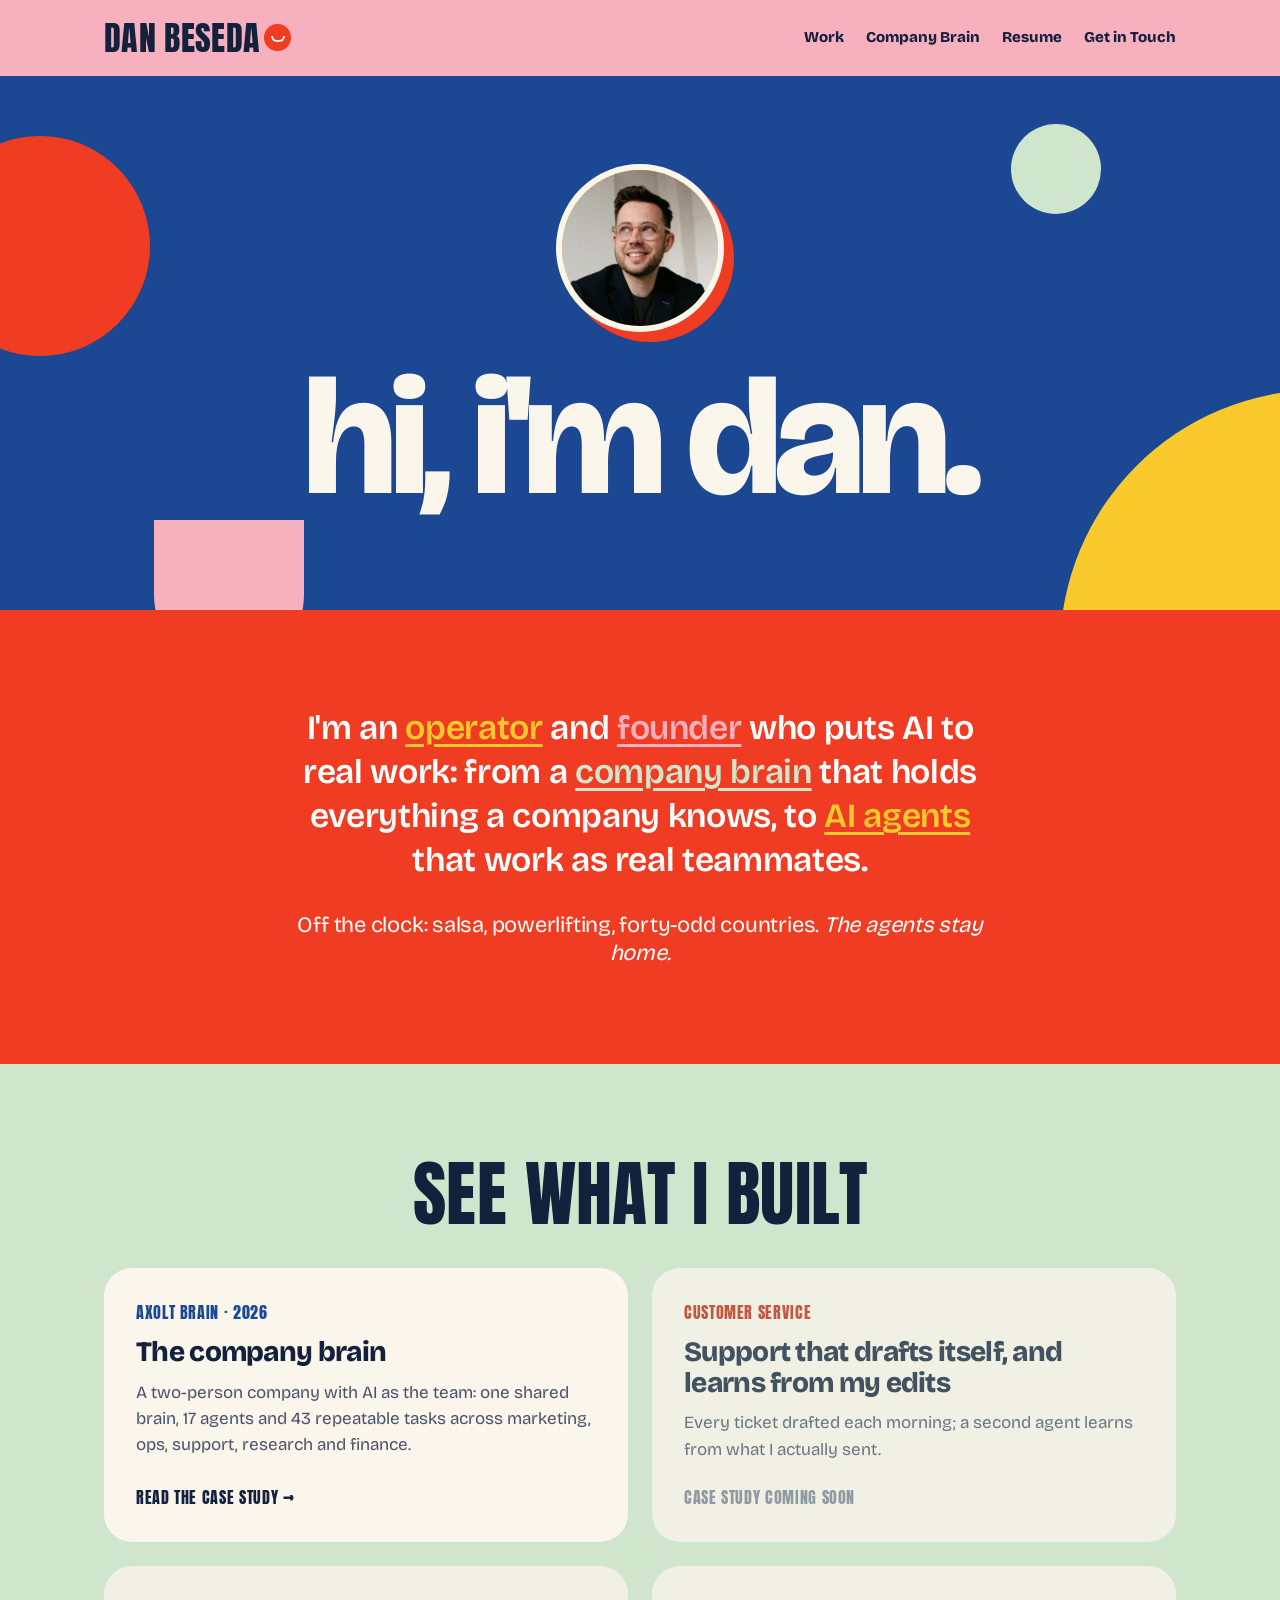
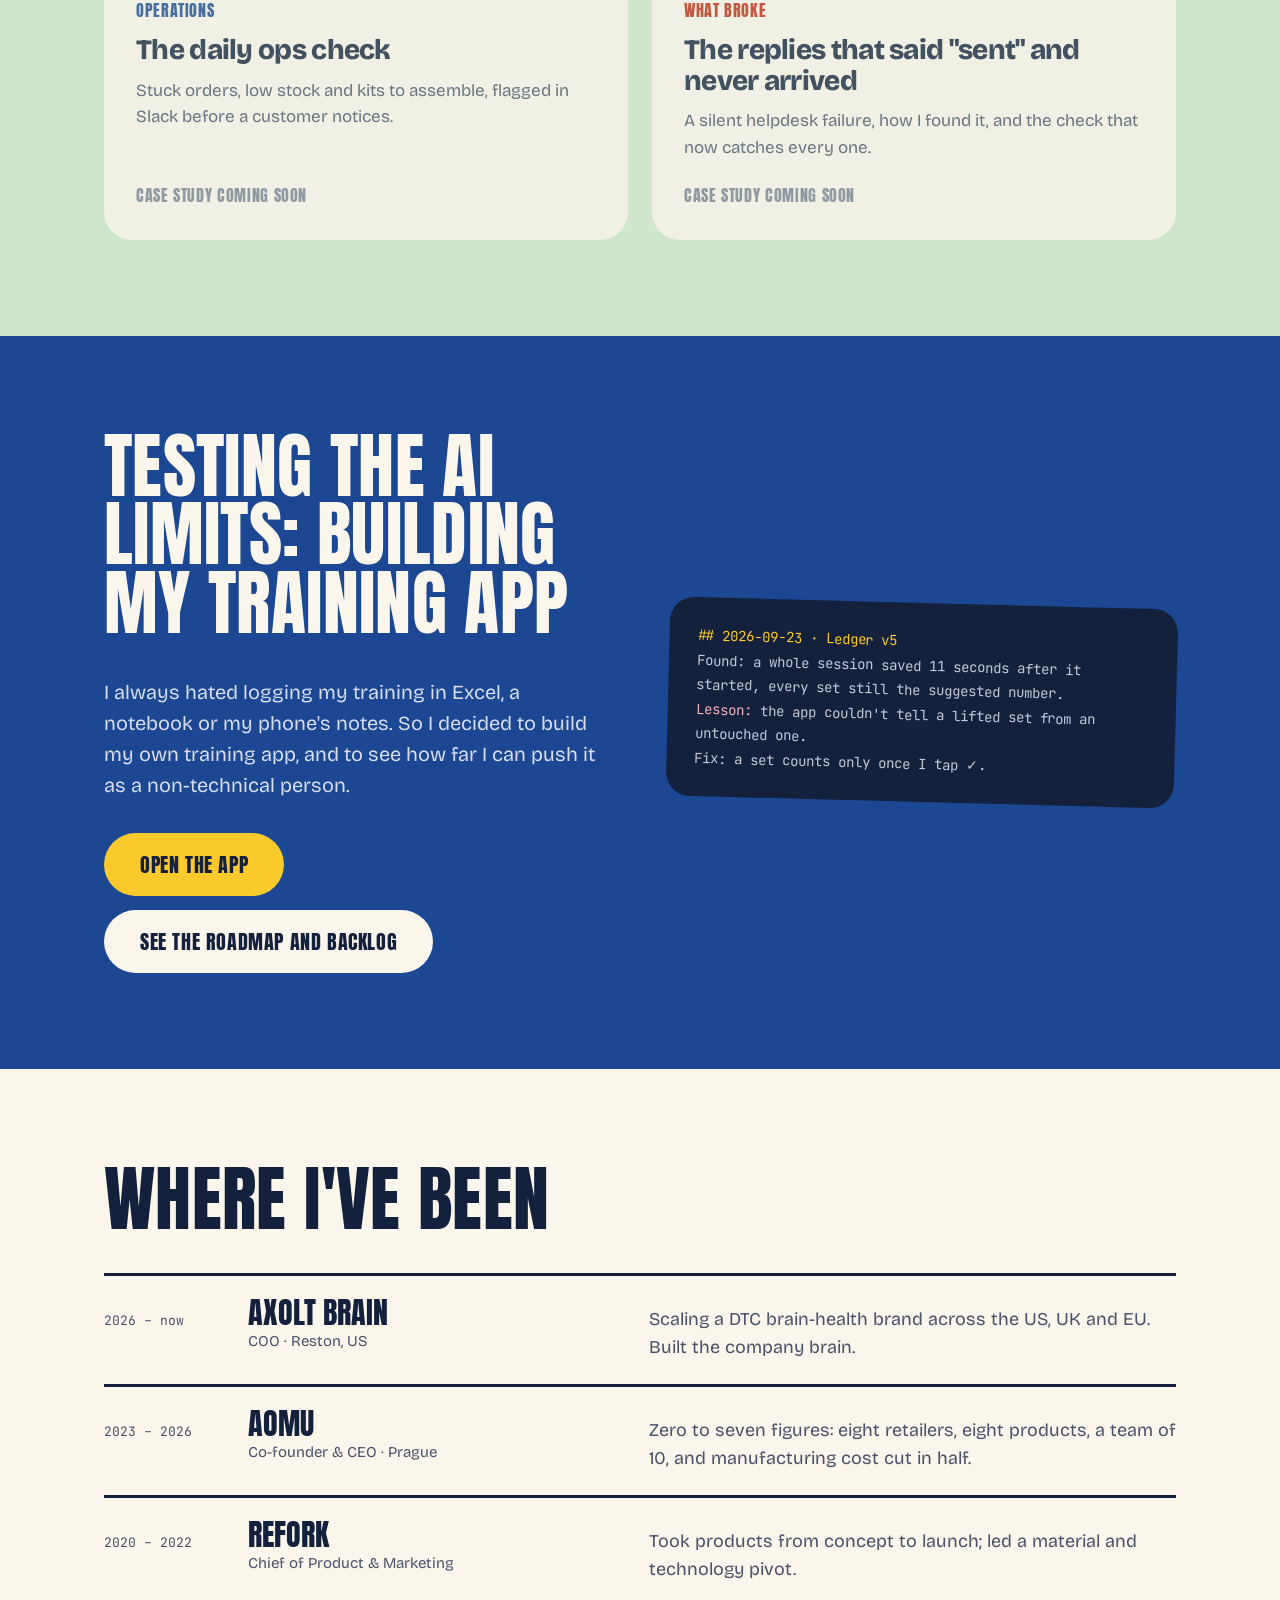
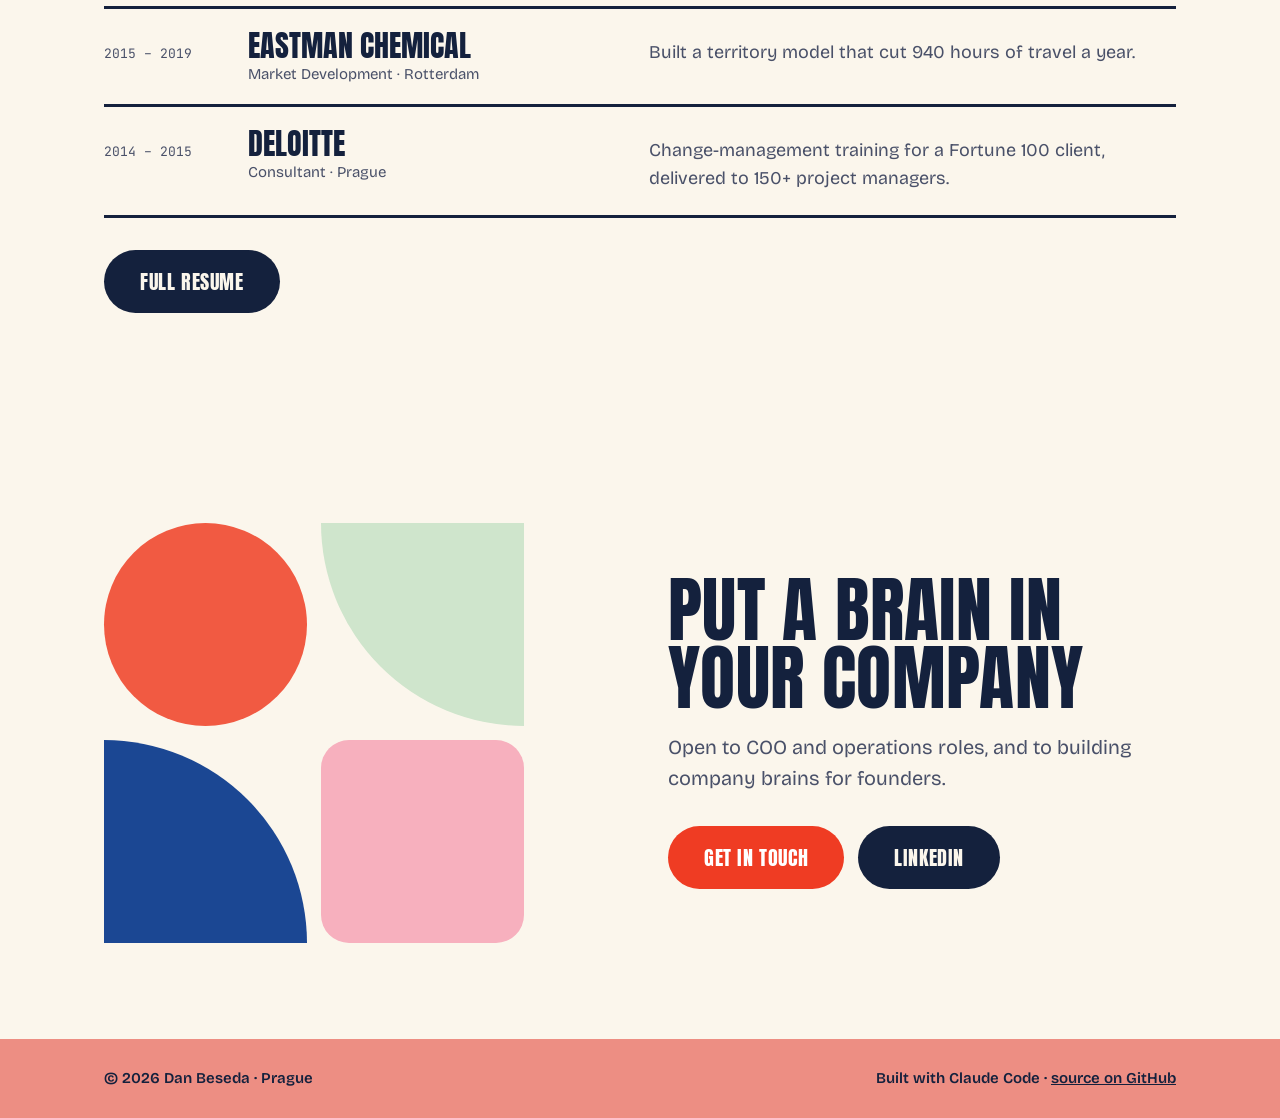
<file: site/index.html>
<!doctype html>
<html lang="en">
<head>
<meta charset="utf-8">
<meta name="viewport" content="width=device-width, initial-scale=1">
<title>Dan Beseda — Practical AI</title>
<meta name="description" content="Operator who builds the AI systems a company runs on. Every claim links to its proof.">
<link rel="preconnect" href="https://fonts.googleapis.com">
<link rel="preconnect" href="https://fonts.gstatic.com" crossorigin>
<link href="https://fonts.googleapis.com/css2?family=Anton&family=Bricolage+Grotesque:opsz,wght@12..96,400;12..96,600;12..96,800&family=JetBrains+Mono:wght@500&display=swap" rel="stylesheet">
<link rel="stylesheet" href="assets/style.css">
</head>
<body>

<nav>
  <div class="wrap">
    <a class="logo" href="./">Dan Beseda<span class="o" aria-hidden="true"></span></a>
    <ul>
      <li><a href="#work">Work</a></li>
      <li><a href="work/ai-operating-model.html">Company Brain</a></li>
      <li class="hide-sm"><a href="resume.html">Resume</a></li>
      <li><a href="#hire">Get in Touch</a></li>
    </ul>
  </div>
</nav>

<header class="hero">
  <div class="shape sh1" aria-hidden="true"></div>
  <div class="shape sh2" aria-hidden="true"></div>
  <div class="shape sh3" aria-hidden="true"></div>
  <div class="shape sh4" aria-hidden="true"></div>
  <div class="avatar"><img src="assets/dan.jpg" alt="Dan Beseda"></div>
  <h1>hi, i'm dan.</h1>
</header>

<section class="band intro">
  <div class="wrap narrow">
    <p>
      I'm an <a class="y" href="resume.html">operator</a> and <a class="p" href="resume.html#aomu">founder</a> who puts AI
      to real work: from a <a class="m" href="work/ai-operating-model.html">company brain</a> that holds everything a company
      knows, to <a class="y" href="#work">AI agents</a> that work as real teammates.
    </p>
    <p style="font-size:clamp(18px,2vw,22px);font-weight:400">
      Off the clock: salsa, powerlifting, forty-odd countries. <em>The agents stay home.</em>
    </p>
  </div>
</section>

<section class="band work-band" id="work">
  <div class="wrap">
    <h2 class="center">See what I built</h2>
    <div class="work">
      <a class="card" href="work/ai-operating-model.html">
        <span class="kicker">Axolt Brain · 2026</span>
        <h3>The company brain</h3>
        <p>A two-person company with AI as the team: one shared brain, 17 agents and 43 repeatable tasks across marketing, ops, support, research and finance.</p>
        <span class="go">Read the case study →</span>
      </a>
      <div class="card soon">
        <span class="kicker warm">Customer service</span>
        <h3>Support that drafts itself, and learns from my edits</h3>
        <p>Every ticket drafted each morning; a second agent learns from what I actually sent.</p>
        <span class="go">Case study coming soon</span>
      </div>
      <div class="card soon">
        <span class="kicker">Operations</span>
        <h3>The daily ops check</h3>
        <p>Stuck orders, low stock and kits to assemble, flagged in Slack before a customer notices.</p>
        <span class="go">Case study coming soon</span>
      </div>
      <div class="card soon">
        <span class="kicker warm">What broke</span>
        <h3>The replies that said "sent" and never arrived</h3>
        <p>A silent helpdesk failure, how I found it, and the check that now catches every one.</p>
        <span class="go">Case study coming soon</span>
      </div>
    </div>
  </div>
</section>

<section class="band public" id="hobby">
  <div class="wrap">
    <div class="split">
      <div>
        <h2>Testing the AI limits: building my training app</h2>
        <p>I always hated logging my training in Excel, a notebook or my phone's notes. So I decided to build my own training app, and to see how far I can push it as a non-technical person.</p>
        <div class="row">
          <a class="pill yellow" href="https://danbeseda-axolt.github.io/training-tracker/">Open the app</a>
          <a class="pill cream" href="https://claude.ai/artifact/VHhuR83bPovC4p85jY3DhS">See the roadmap and backlog</a>
        </div>
      </div>
      <div class="log">
        <span class="d">## 2026-09-23 · Ledger v5</span><br>
        Found: a whole session saved 11 seconds after it started, every set still the suggested number.<br>
        <span class="ok">Lesson:</span> the app couldn't tell a lifted set from an untouched one.<br>
        Fix: a set counts only once I tap ✓.
      </div>
    </div>
  </div>
</section>

<section class="band" id="resume">
  <div class="wrap">
    <h2>Where I've been</h2>
    <ul class="xp">
      <li><span class="when">2026 – now</span><span class="who">Axolt Brain<small>COO · Reston, US</small></span><span class="what">Scaling a DTC brain-health brand across the US, UK and EU. Built the company brain.</span></li>
      <li><span class="when">2023 – 2026</span><span class="who">AOMU<small>Co-founder &amp; CEO · Prague</small></span><span class="what">Zero to seven figures: eight retailers, eight products, a team of 10, and manufacturing cost cut in half.</span></li>
      <li><span class="when">2020 – 2022</span><span class="who">Refork<small>Chief of Product &amp; Marketing</small></span><span class="what">Took products from concept to launch; led a material and technology pivot.</span></li>
      <li><span class="when">2015 – 2019</span><span class="who">Eastman Chemical<small>Market Development · Rotterdam</small></span><span class="what">Built a territory model that cut 940 hours of travel a year.</span></li>
      <li><span class="when">2014 – 2015</span><span class="who">Deloitte<small>Consultant · Prague</small></span><span class="what">Change-management training for a Fortune 100 client, delivered to 150+ project managers.</span></li>
    </ul>
    <p style="margin-top:32px"><a class="pill ink" href="resume.html">Full resume</a></p>
  </div>
</section>

<section class="band hire" id="hire">
  <div class="wrap">
    <div class="split">
      <div class="art" aria-hidden="true"><div></div><div></div><div></div><div></div></div>
      <div>
        <h2>Put a brain in your company</h2>
        <p>Open to COO and operations roles, and to building company brains for founders.</p>
        <div class="row">
          <a class="pill" href="mailto:beseda.dan@gmail.com">Get in touch</a>
          <a class="pill ink" href="https://www.linkedin.com/in/dbeseda">LinkedIn</a>
        </div>
      </div>
    </div>
  </div>
</section>

<footer>
  <div class="wrap">
    <span>© 2026 Dan Beseda · Prague</span>
    <span>Built with Claude Code · <a href="https://github.com/danbeseda-axolt/practical-ai">source on GitHub</a></span>
  </div>
</footer>

</body>
</html>
</file>
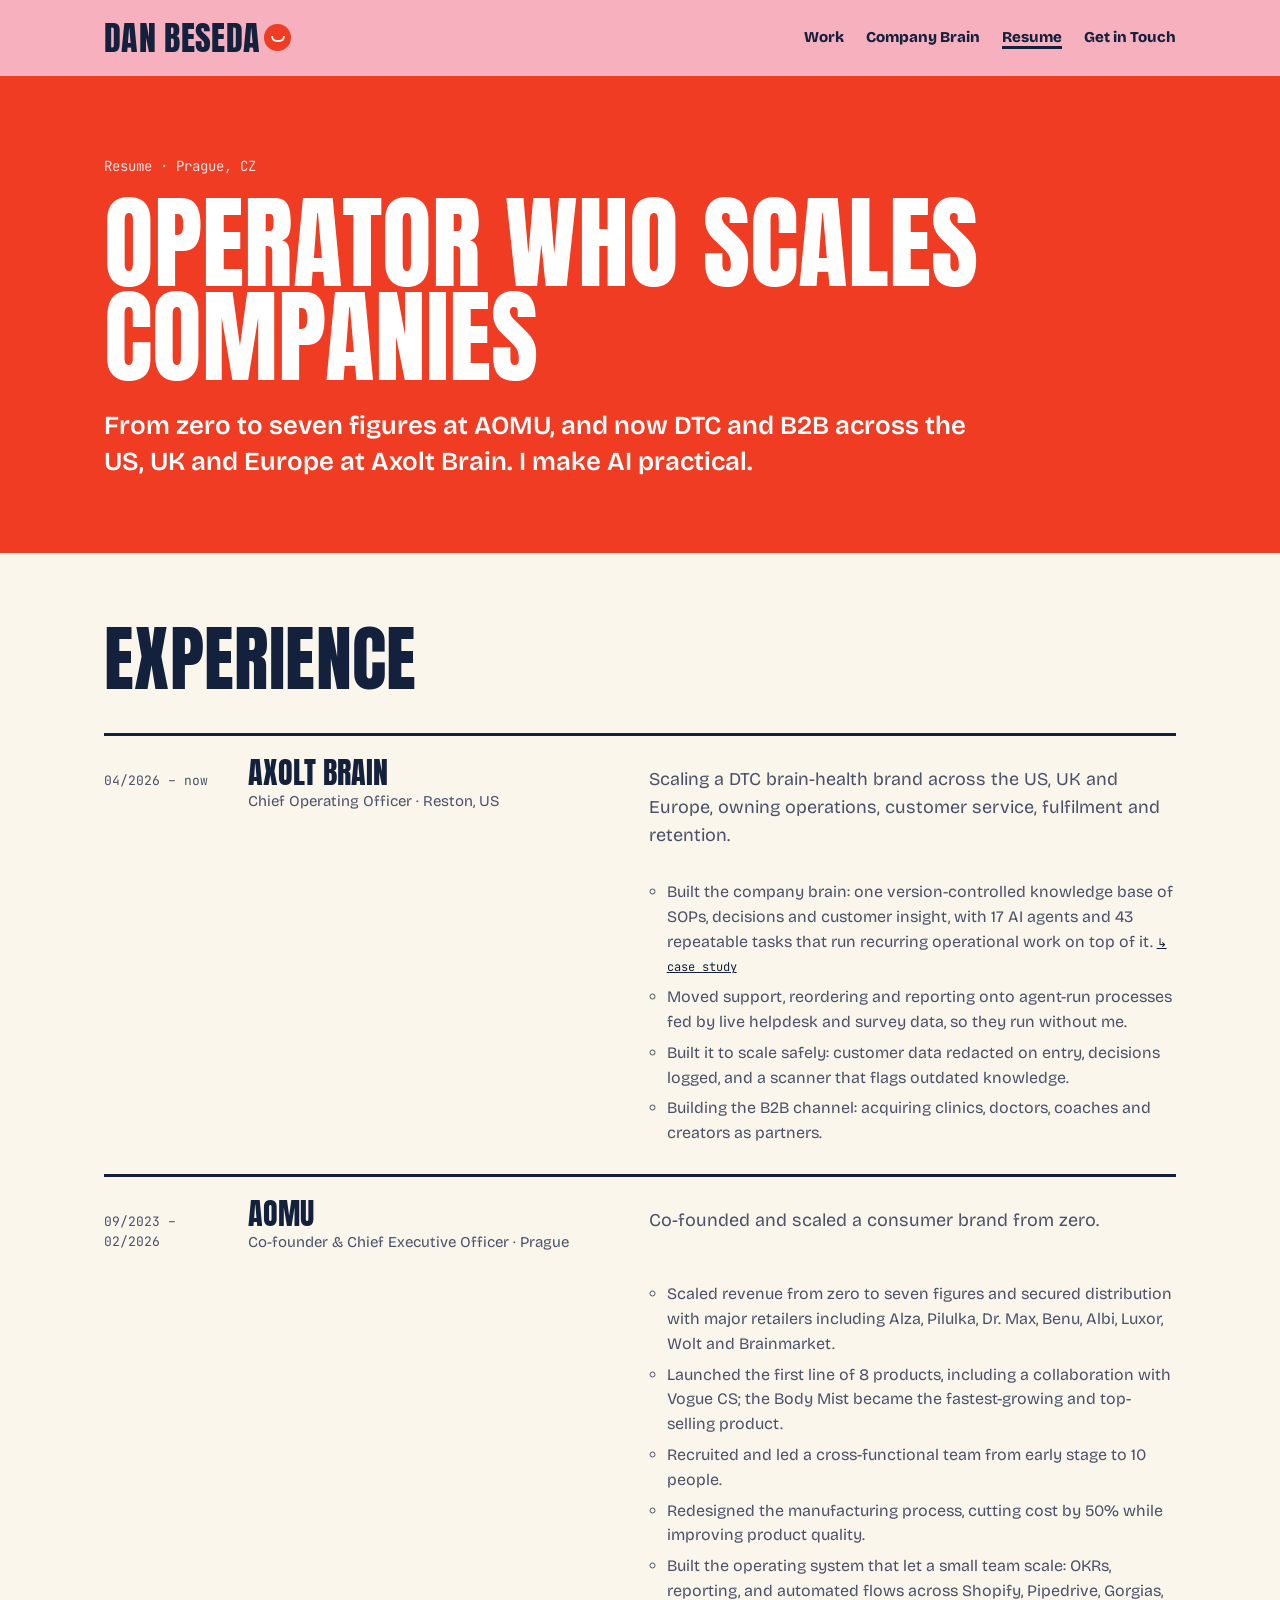
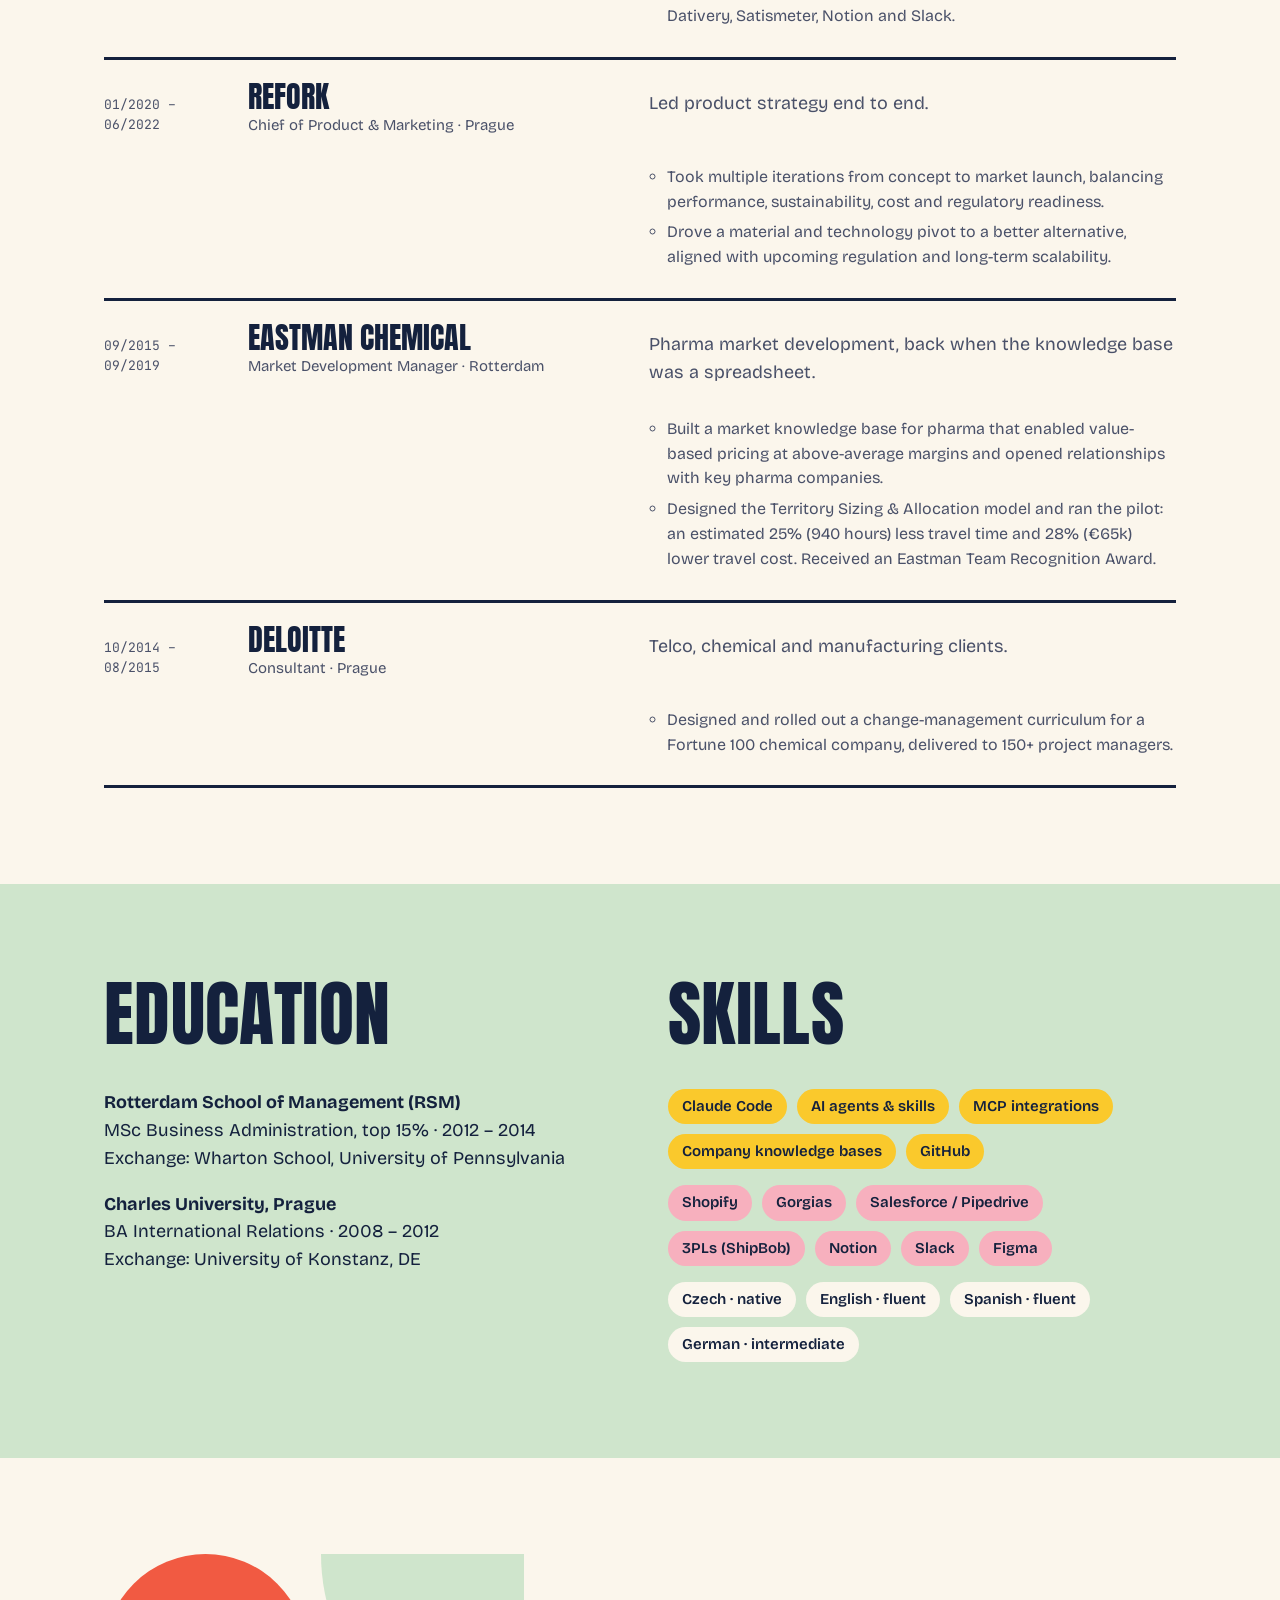
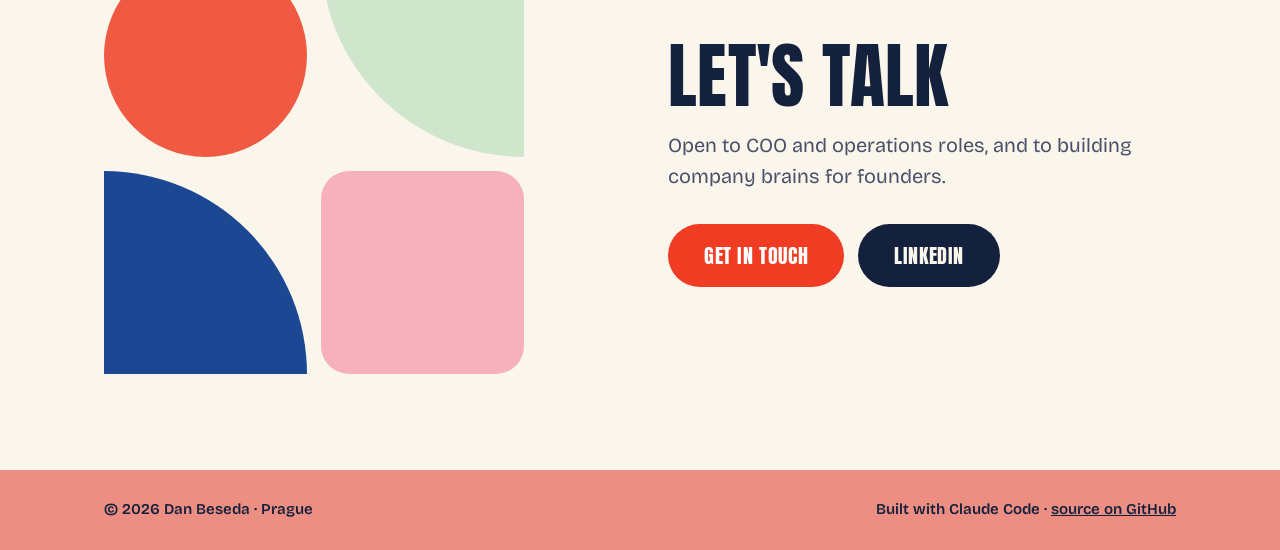
<file: site/resume.html>
<!doctype html>
<html lang="en">
<head>
<meta charset="utf-8">
<meta name="viewport" content="width=device-width, initial-scale=1">
<title>Resume — Dan Beseda</title>
<meta name="description" content="Dan Beseda: operator, founder, and builder of company brains. Resume with links to the proof.">
<link rel="preconnect" href="https://fonts.googleapis.com">
<link rel="preconnect" href="https://fonts.gstatic.com" crossorigin>
<link href="https://fonts.googleapis.com/css2?family=Anton&family=Bricolage+Grotesque:opsz,wght@12..96,400;12..96,600;12..96,800&family=JetBrains+Mono:wght@500&display=swap" rel="stylesheet">
<link rel="stylesheet" href="assets/style.css">
</head>
<body>

<nav>
  <div class="wrap">
    <a class="logo" href="./">Dan Beseda<span class="o" aria-hidden="true"></span></a>
    <ul>
      <li><a href="./#work">Work</a></li>
      <li><a href="work/ai-operating-model.html">Company Brain</a></li>
      <li class="hide-sm"><a href="resume.html" aria-current="page">Resume</a></li>
      <li><a href="./#hire">Get in Touch</a></li>
    </ul>
  </div>
</nav>

<header class="page-head red">
  <div class="wrap">
    <p class="kicker">Resume · Prague, CZ</p>
    <h1>Operator who scales companies</h1>
    <p class="sub">From zero to seven figures at AOMU, and now DTC and B2B across the US, UK and Europe at Axolt Brain. I make AI practical.</p>
  </div>
</header>

<section class="band" style="padding-top:72px">
  <div class="wrap">
    <h2>Experience</h2>
    <ul class="xp">
      <li id="axolt">
        <span class="when">04/2026 – now</span>
        <span class="who">Axolt Brain<small>Chief Operating Officer · Reston, US</small></span>
        <span class="what">Scaling a DTC brain-health brand across the US, UK and Europe, owning operations, customer service, fulfilment and retention.</span>
        <ul class="bullets">
          <li>Built the company brain: one version-controlled knowledge base of SOPs, decisions and customer insight, with 17 AI agents and 43 repeatable tasks that run recurring operational work on top of it. <a href="work/ai-operating-model.html">↳ case study</a></li>
          <li>Moved support, reordering and reporting onto agent-run processes fed by live helpdesk and survey data, so they run without me.</li>
          <li>Built it to scale safely: customer data redacted on entry, decisions logged, and a scanner that flags outdated knowledge.</li>
          <li>Building the B2B channel: acquiring clinics, doctors, coaches and creators as partners.</li>
        </ul>
      </li>
      <li id="aomu">
        <span class="when">09/2023 – 02/2026</span>
        <span class="who">AOMU<small>Co-founder &amp; Chief Executive Officer · Prague</small></span>
        <span class="what">Co-founded and scaled a consumer brand from zero.</span>
        <ul class="bullets">
          <li>Scaled revenue from zero to seven figures and secured distribution with major retailers including Alza, Pilulka, Dr. Max, Benu, Albi, Luxor, Wolt and Brainmarket.</li>
          <li>Launched the first line of 8 products, including a collaboration with Vogue CS; the Body Mist became the fastest-growing and top-selling product.</li>
          <li>Recruited and led a cross-functional team from early stage to 10 people.</li>
          <li>Redesigned the manufacturing process, cutting cost by 50% while improving product quality.</li>
          <li>Built the operating system that let a small team scale: OKRs, reporting, and automated flows across Shopify, Pipedrive, Gorgias, Dativery, Satismeter, Notion and Slack.</li>
        </ul>
      </li>
      <li id="refork">
        <span class="when">01/2020 – 06/2022</span>
        <span class="who">Refork<small>Chief of Product &amp; Marketing · Prague</small></span>
        <span class="what">Led product strategy end to end.</span>
        <ul class="bullets">
          <li>Took multiple iterations from concept to market launch, balancing performance, sustainability, cost and regulatory readiness.</li>
          <li>Drove a material and technology pivot to a better alternative, aligned with upcoming regulation and long-term scalability.</li>
        </ul>
      </li>
      <li id="eastman">
        <span class="when">09/2015 – 09/2019</span>
        <span class="who">Eastman Chemical<small>Market Development Manager · Rotterdam</small></span>
        <span class="what">Pharma market development, back when the knowledge base was a spreadsheet.</span>
        <ul class="bullets">
          <li>Built a market knowledge base for pharma that enabled value-based pricing at above-average margins and opened relationships with key pharma companies.</li>
          <li>Designed the Territory Sizing &amp; Allocation model and ran the pilot: an estimated 25% (940 hours) less travel time and 28% (€65k) lower travel cost. Received an Eastman Team Recognition Award.</li>
        </ul>
      </li>
      <li id="deloitte">
        <span class="when">10/2014 – 08/2015</span>
        <span class="who">Deloitte<small>Consultant · Prague</small></span>
        <span class="what">Telco, chemical and manufacturing clients.</span>
        <ul class="bullets">
          <li>Designed and rolled out a change-management curriculum for a Fortune 100 chemical company, delivered to 150+ project managers.</li>
        </ul>
      </li>
    </ul>
  </div>
</section>

<section class="band" style="background:var(--mint);color:var(--ink)">
  <div class="wrap">
    <div class="split" style="align-items:start">
      <div>
        <h2>Education</h2>
        <p style="margin:0 0 18px"><strong>Rotterdam School of Management (RSM)</strong><br>MSc Business Administration, top 15% · 2012 – 2014<br>Exchange: Wharton School, University of Pennsylvania</p>
        <p style="margin:0"><strong>Charles University, Prague</strong><br>BA International Relations · 2008 – 2012<br>Exchange: University of Konstanz, DE</p>
      </div>
      <div>
        <h2>Skills</h2>
        <ul class="tags yellow">
          <li>Claude Code</li><li>AI agents &amp; skills</li><li>MCP integrations</li><li>Company knowledge bases</li><li>GitHub</li>
        </ul>
        <ul class="tags pink">
          <li>Shopify</li><li>Gorgias</li><li>Salesforce / Pipedrive</li><li>3PLs (ShipBob)</li><li>Notion</li><li>Slack</li><li>Figma</li>
        </ul>
        <ul class="tags" style="margin-bottom:0">
          <li style="background:var(--cream)">Czech · native</li><li style="background:var(--cream)">English · fluent</li><li style="background:var(--cream)">Spanish · fluent</li><li style="background:var(--cream)">German · intermediate</li>
        </ul>
      </div>
    </div>
  </div>
</section>

<section class="band hire">
  <div class="wrap">
    <div class="split">
      <div class="art" aria-hidden="true"><div></div><div></div><div></div><div></div></div>
      <div>
        <h2>Let's talk</h2>
        <p>Open to COO and operations roles, and to building company brains for founders.</p>
        <div class="row">
          <a class="pill" href="mailto:beseda.dan@gmail.com">Get in touch</a>
          <a class="pill ink" href="https://www.linkedin.com/in/dbeseda">LinkedIn</a>
        </div>
      </div>
    </div>
  </div>
</section>

<footer>
  <div class="wrap">
    <span>© 2026 Dan Beseda · Prague</span>
    <span>Built with Claude Code · <a href="https://github.com/danbeseda-axolt/practical-ai">source on GitHub</a></span>
  </div>
</footer>

</body>
</html>
</file>
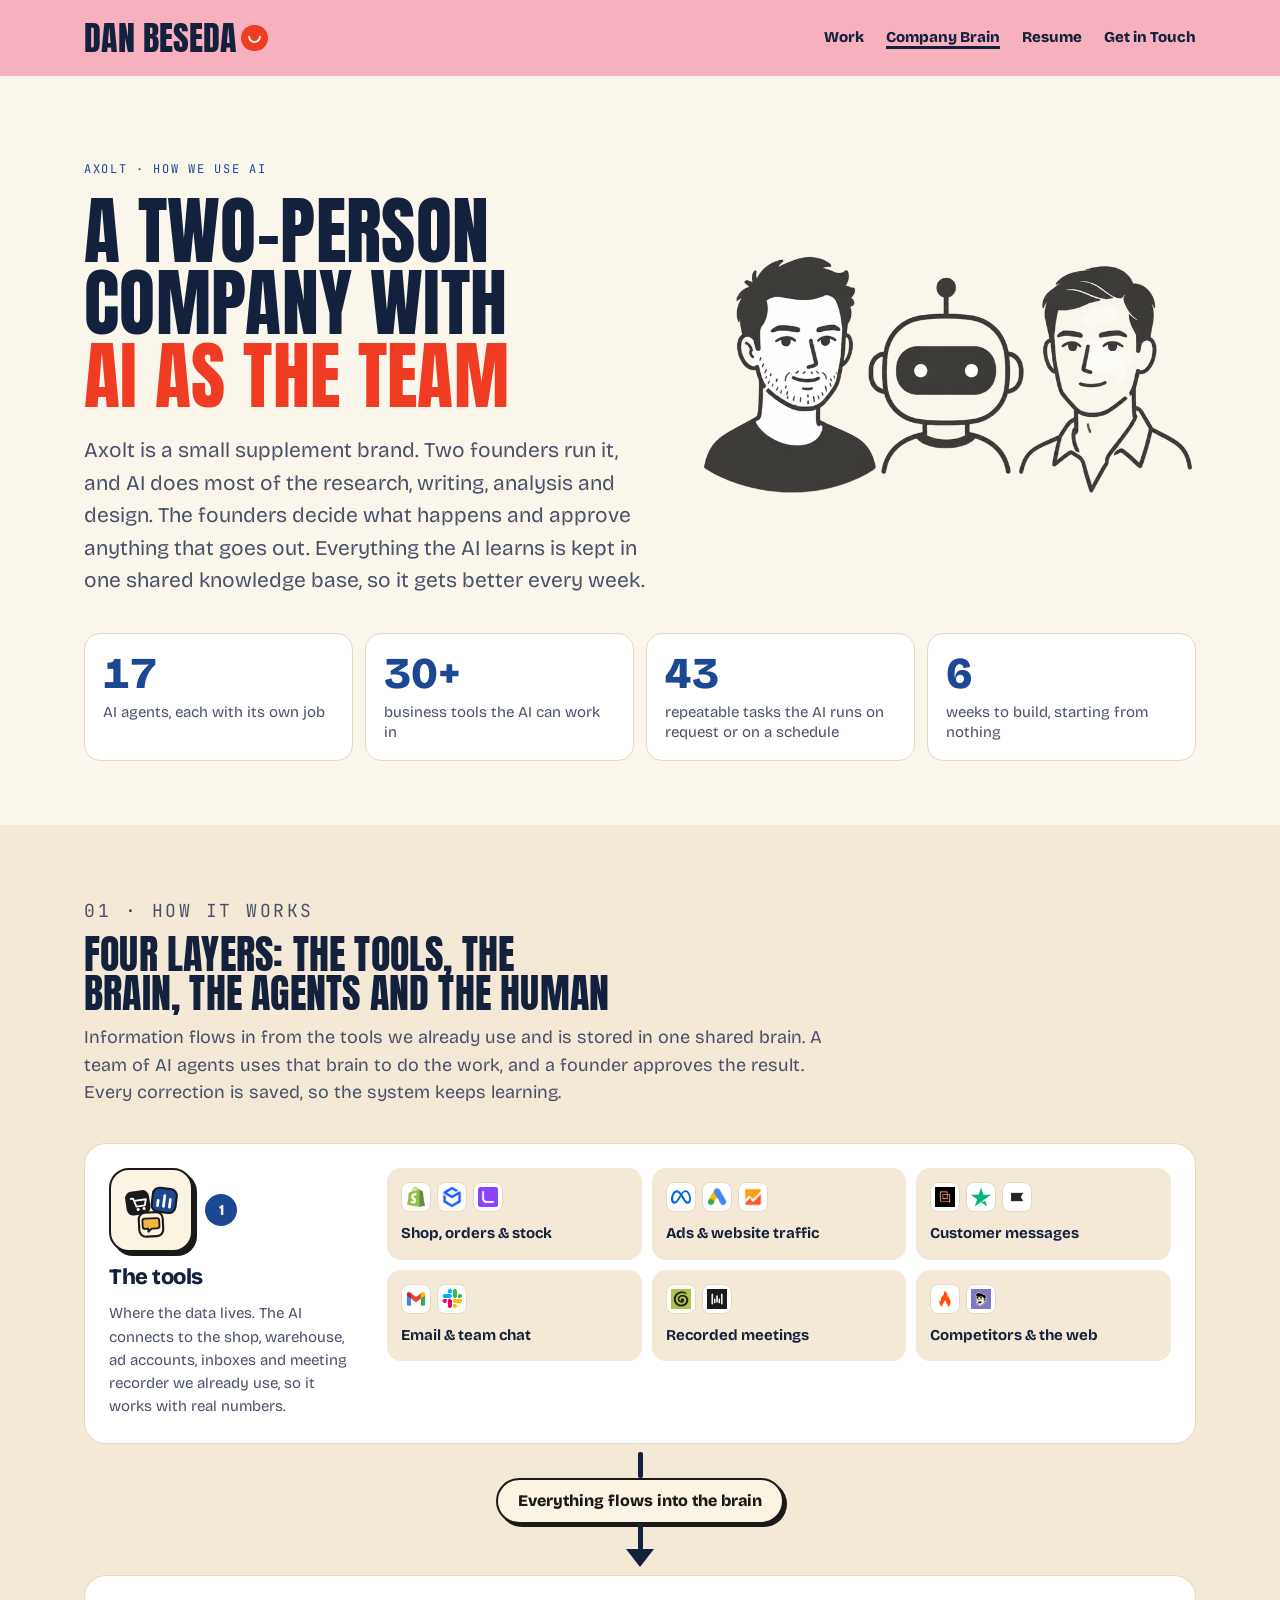
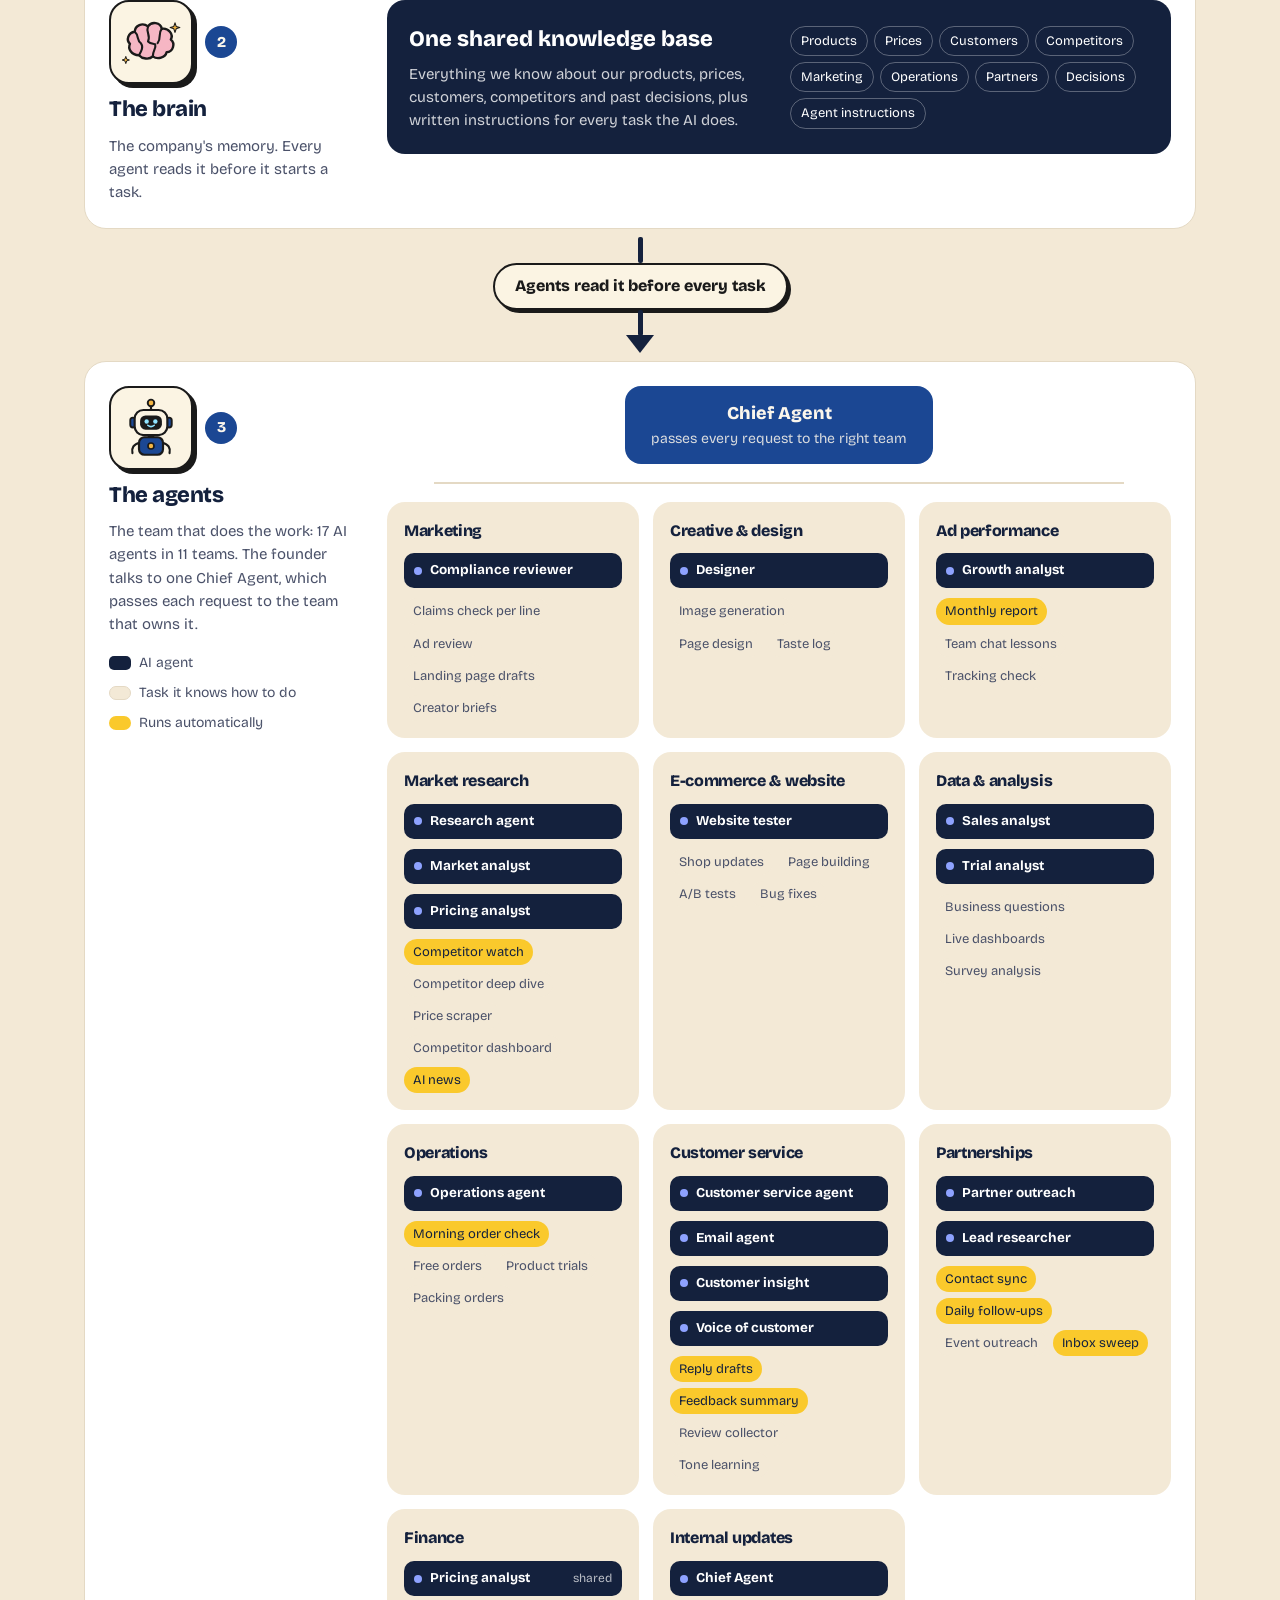
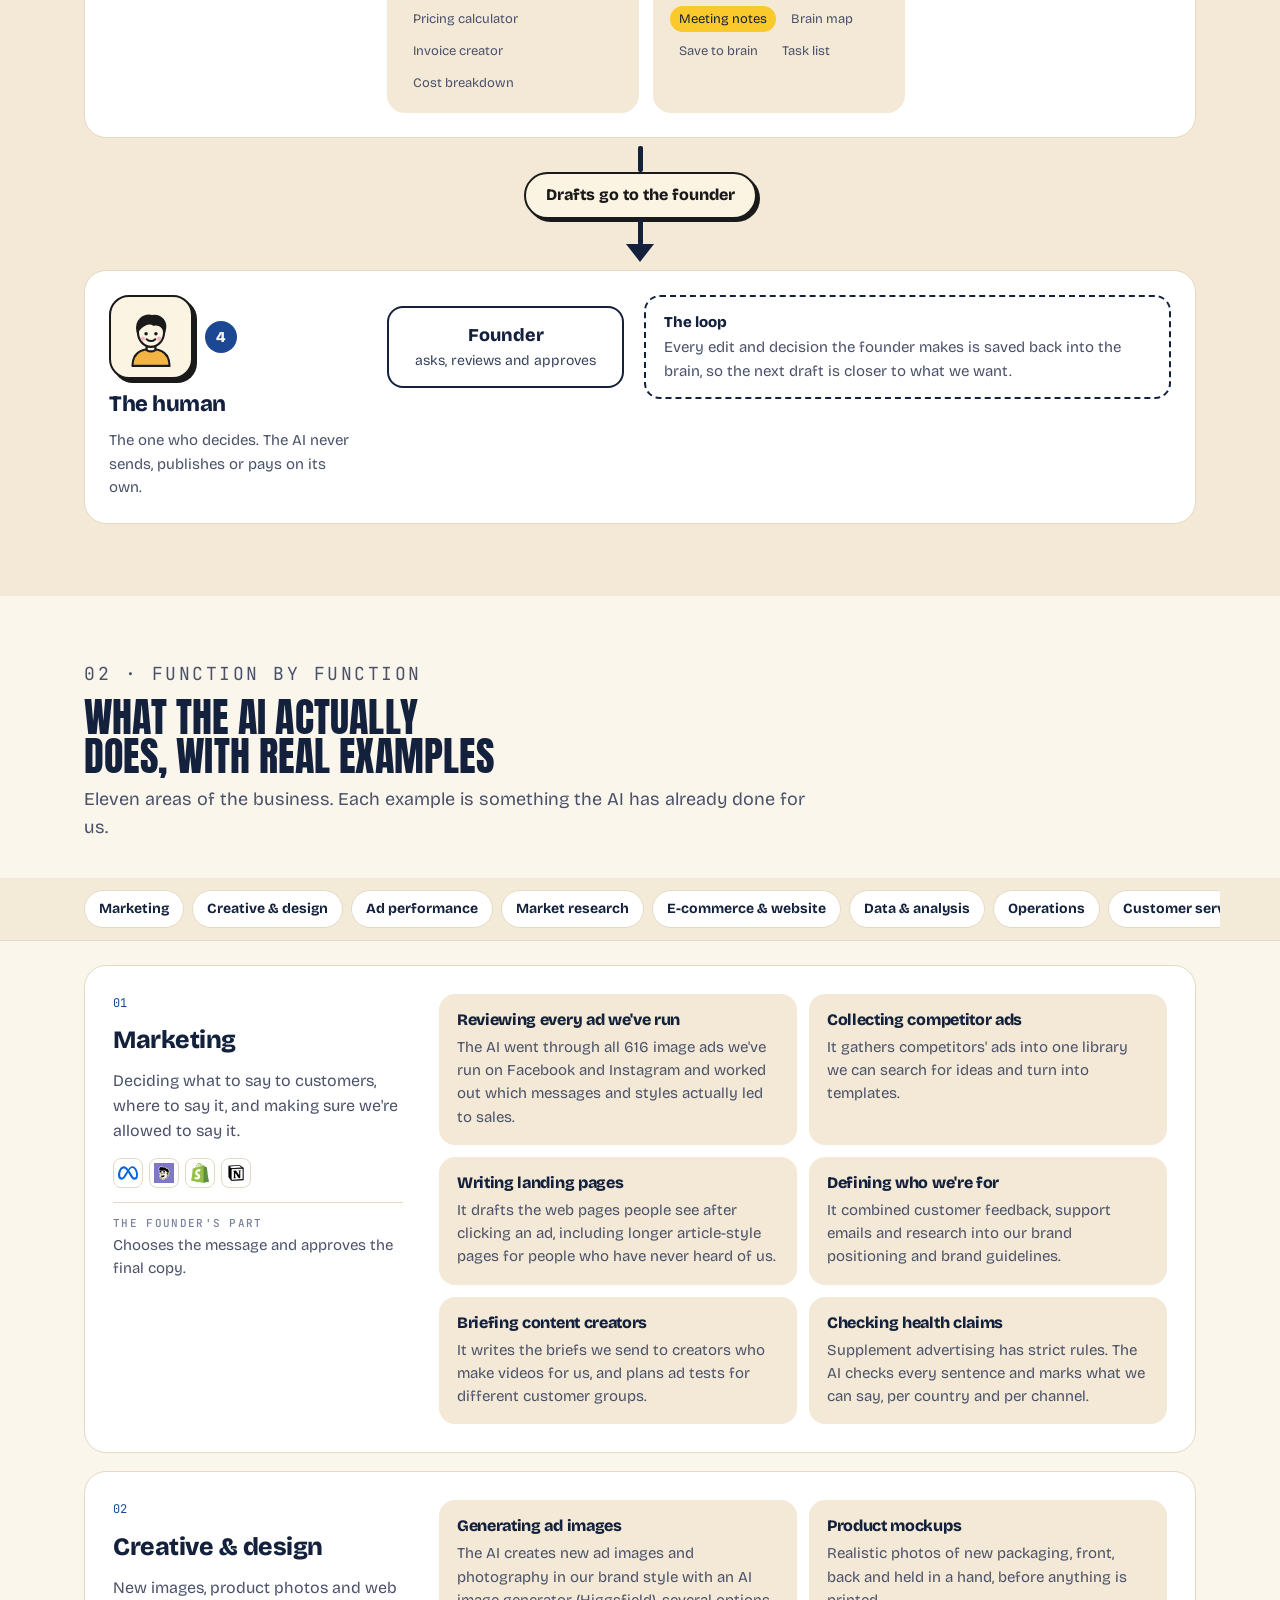
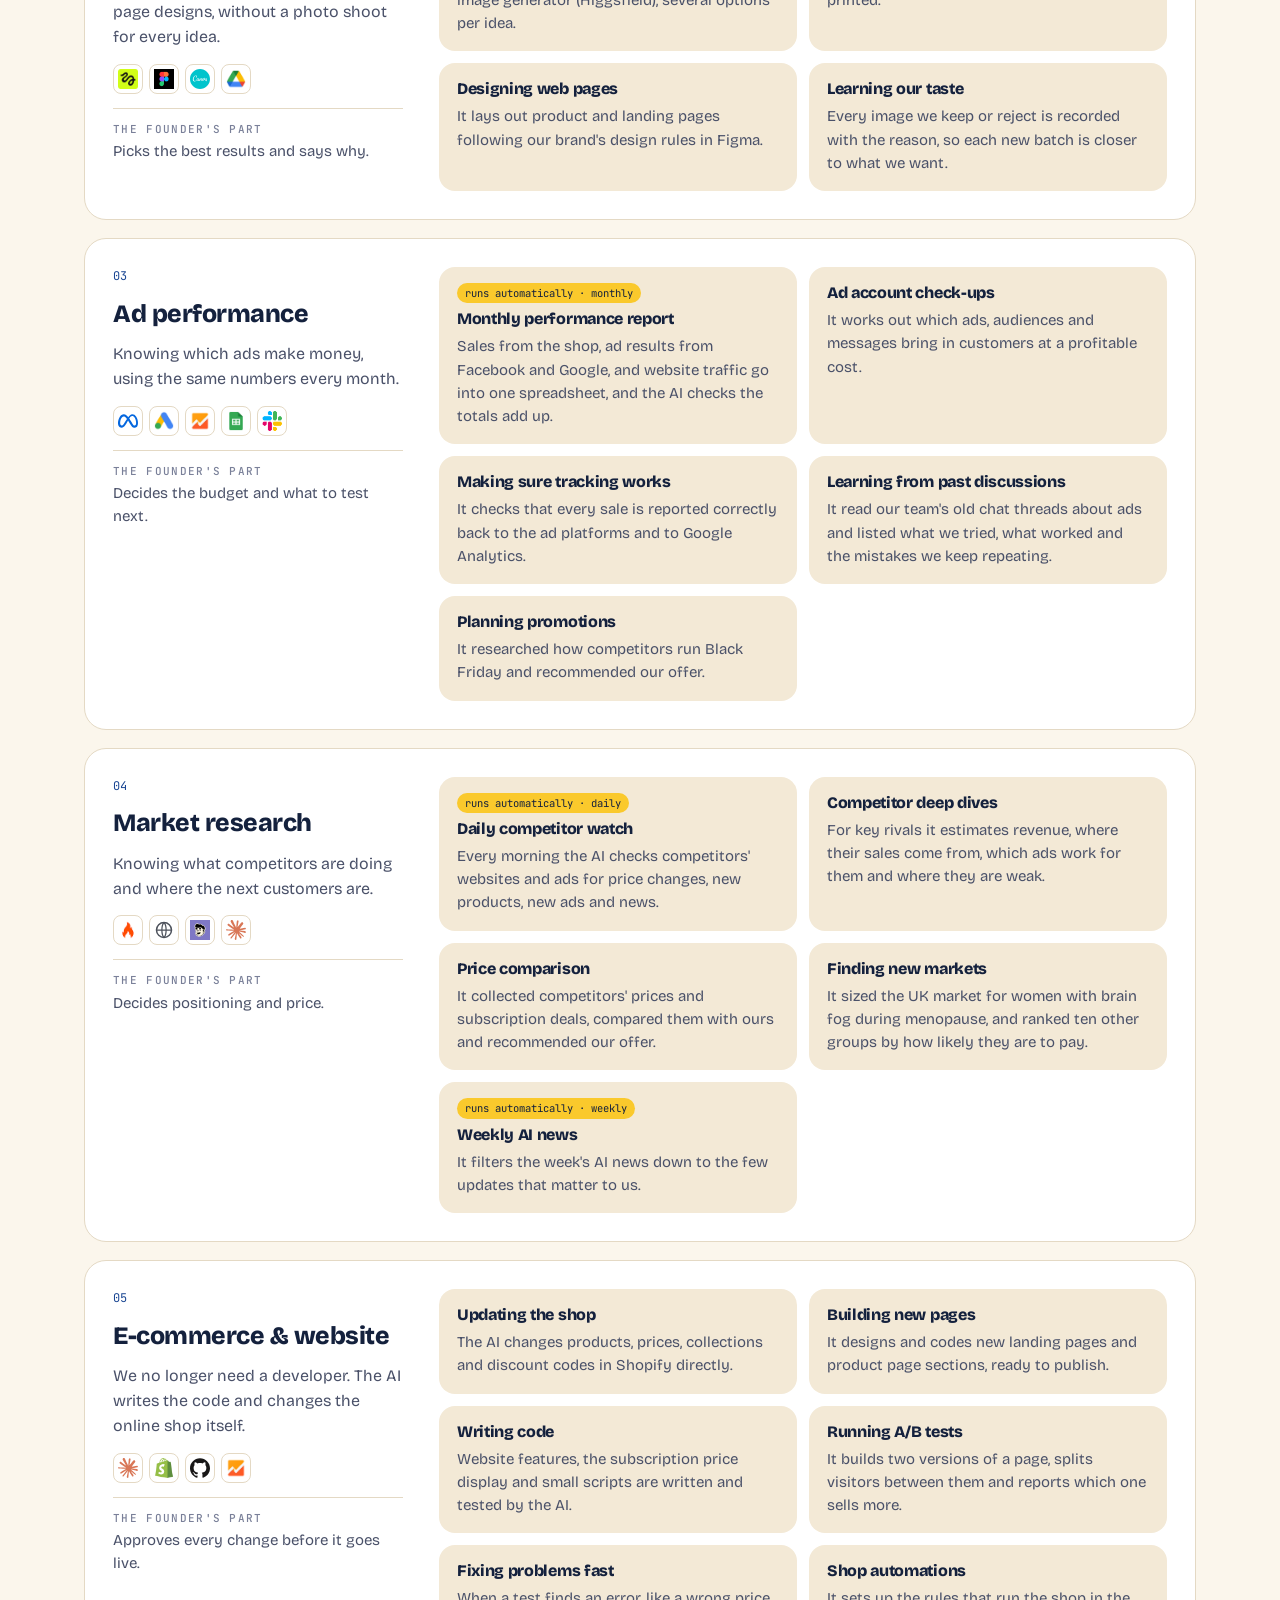
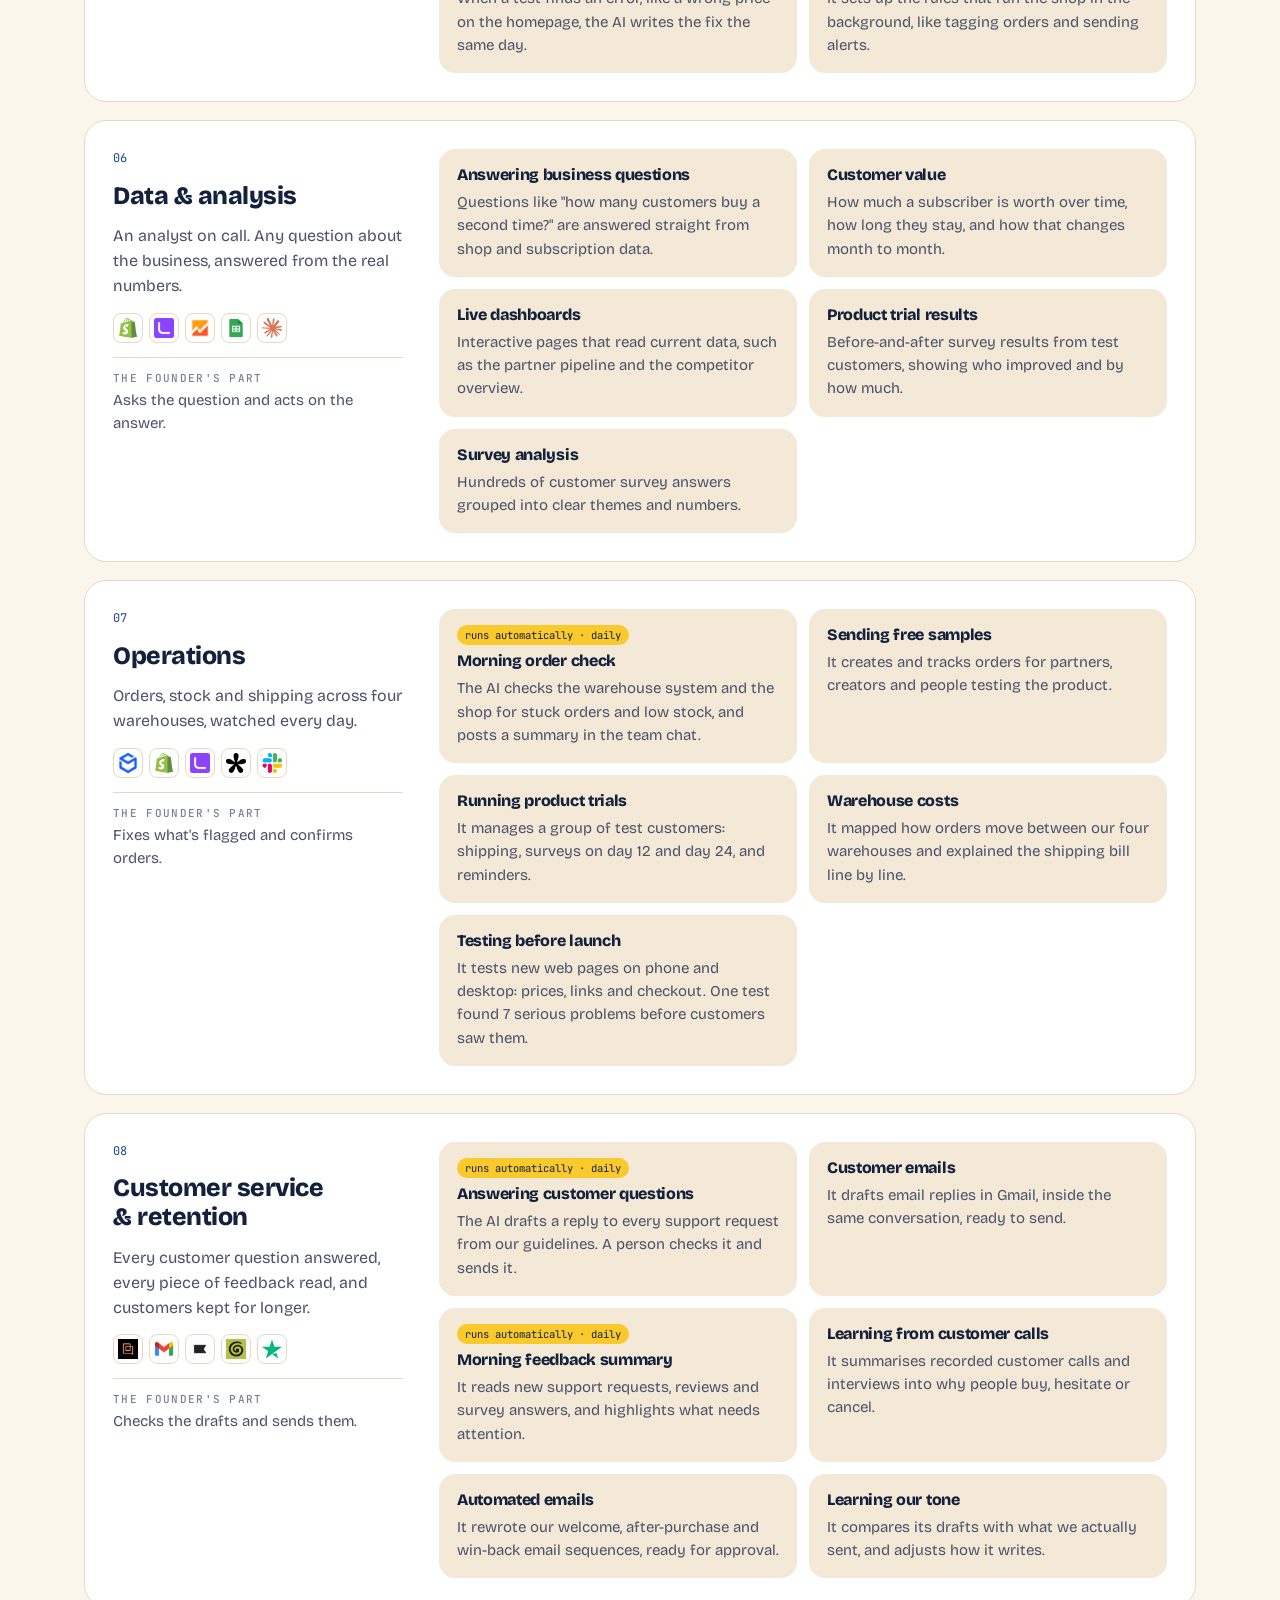
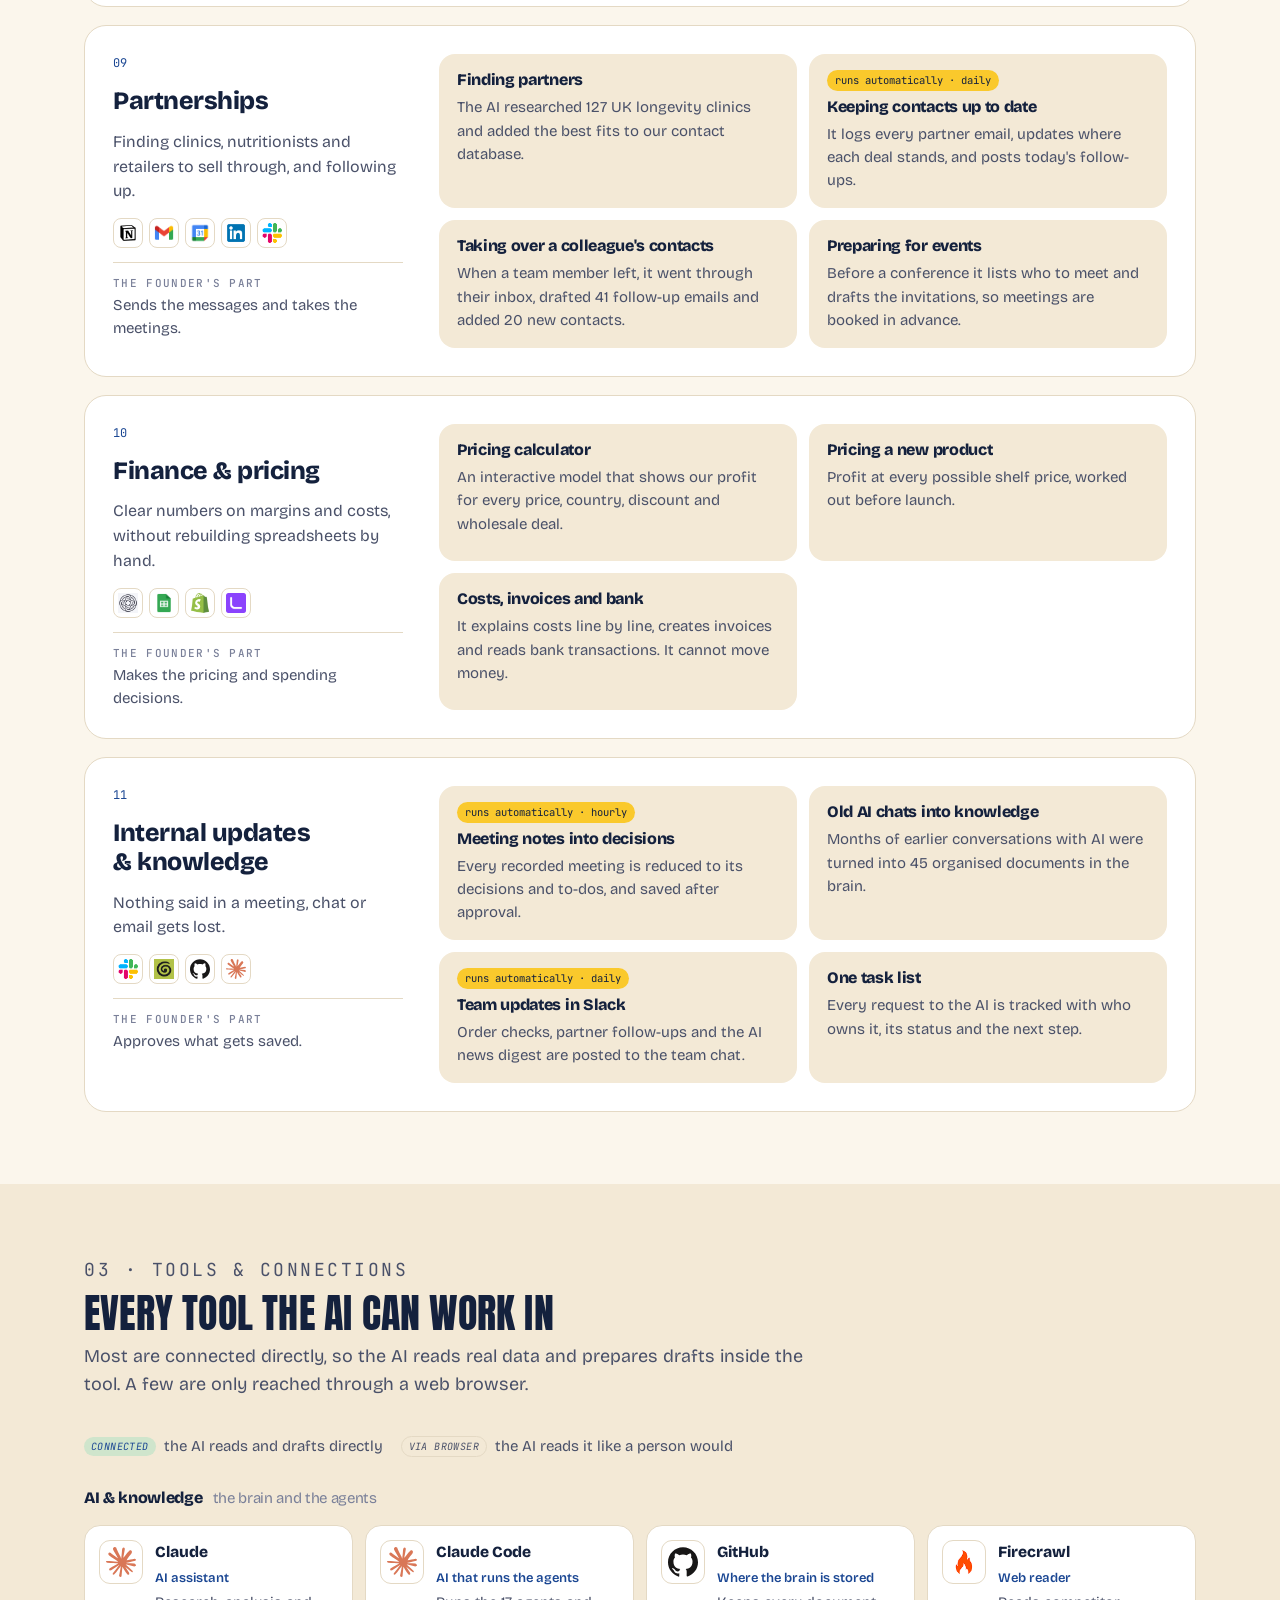
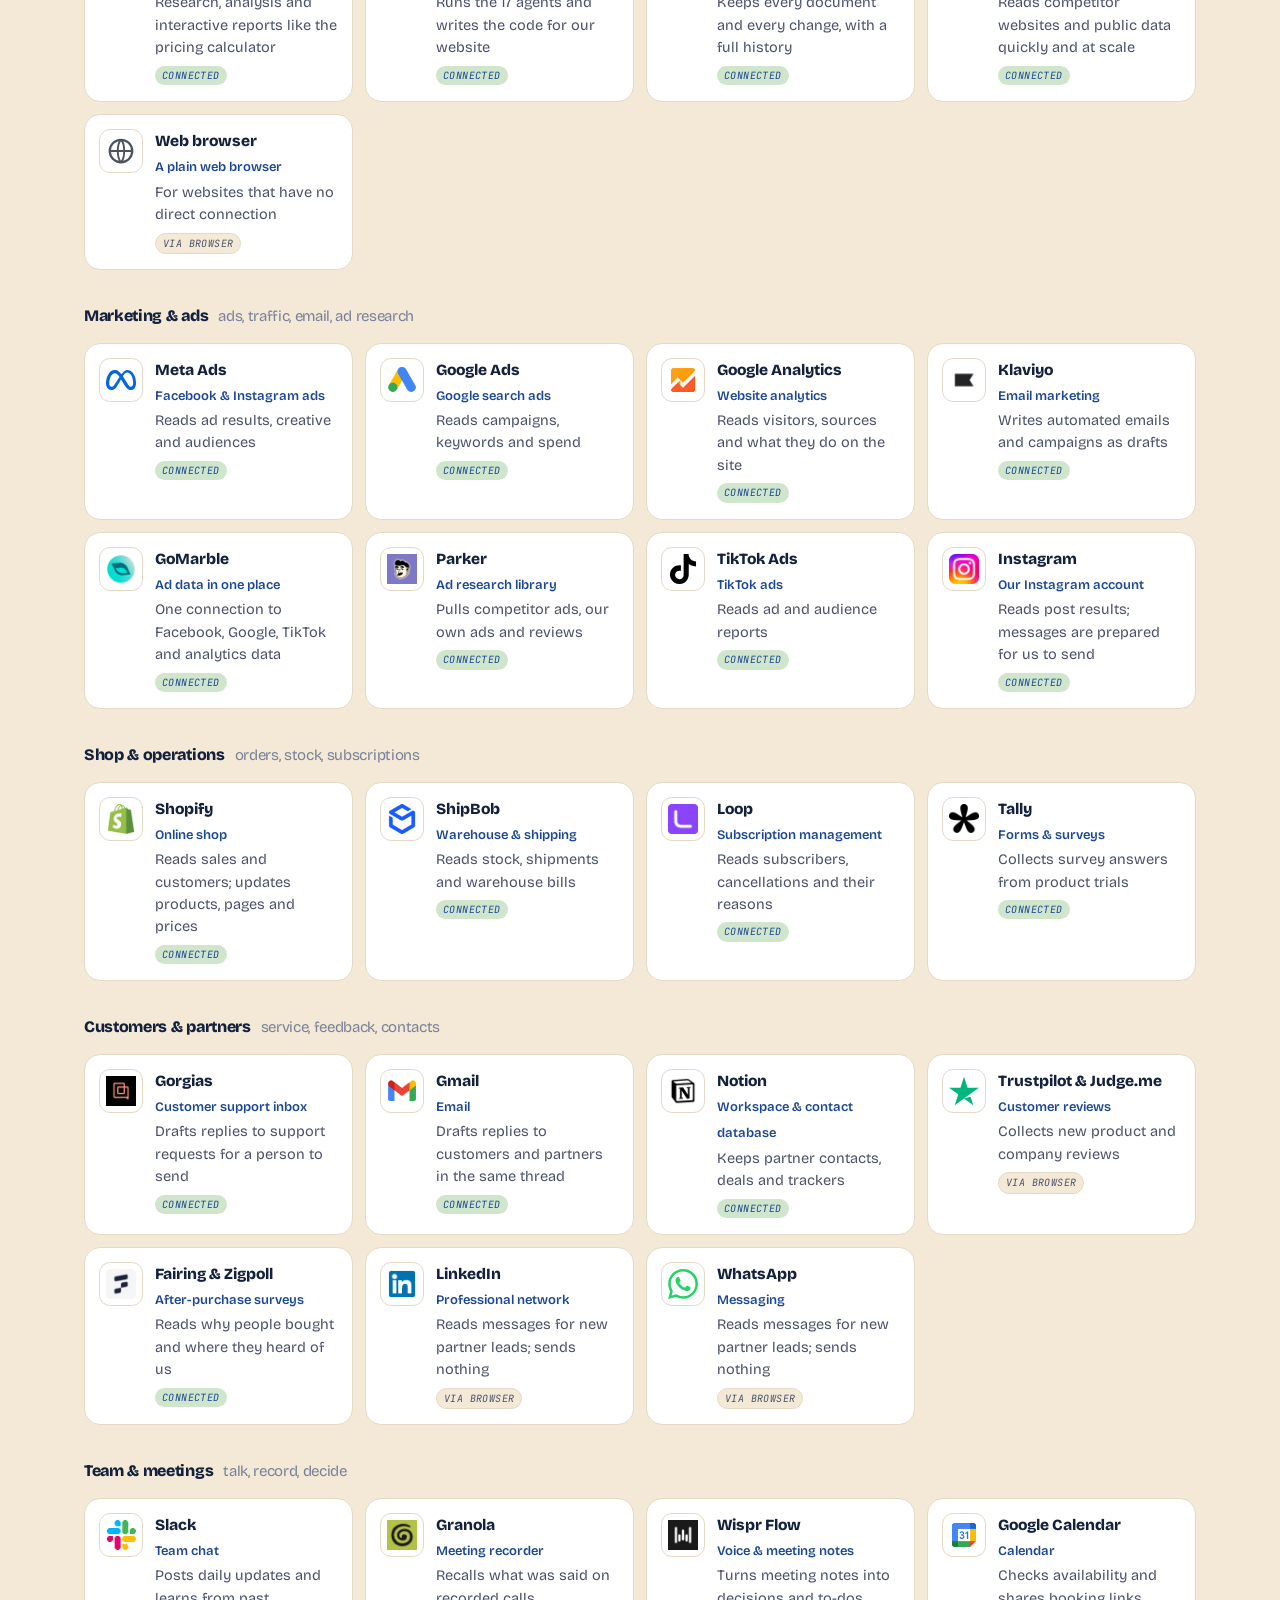
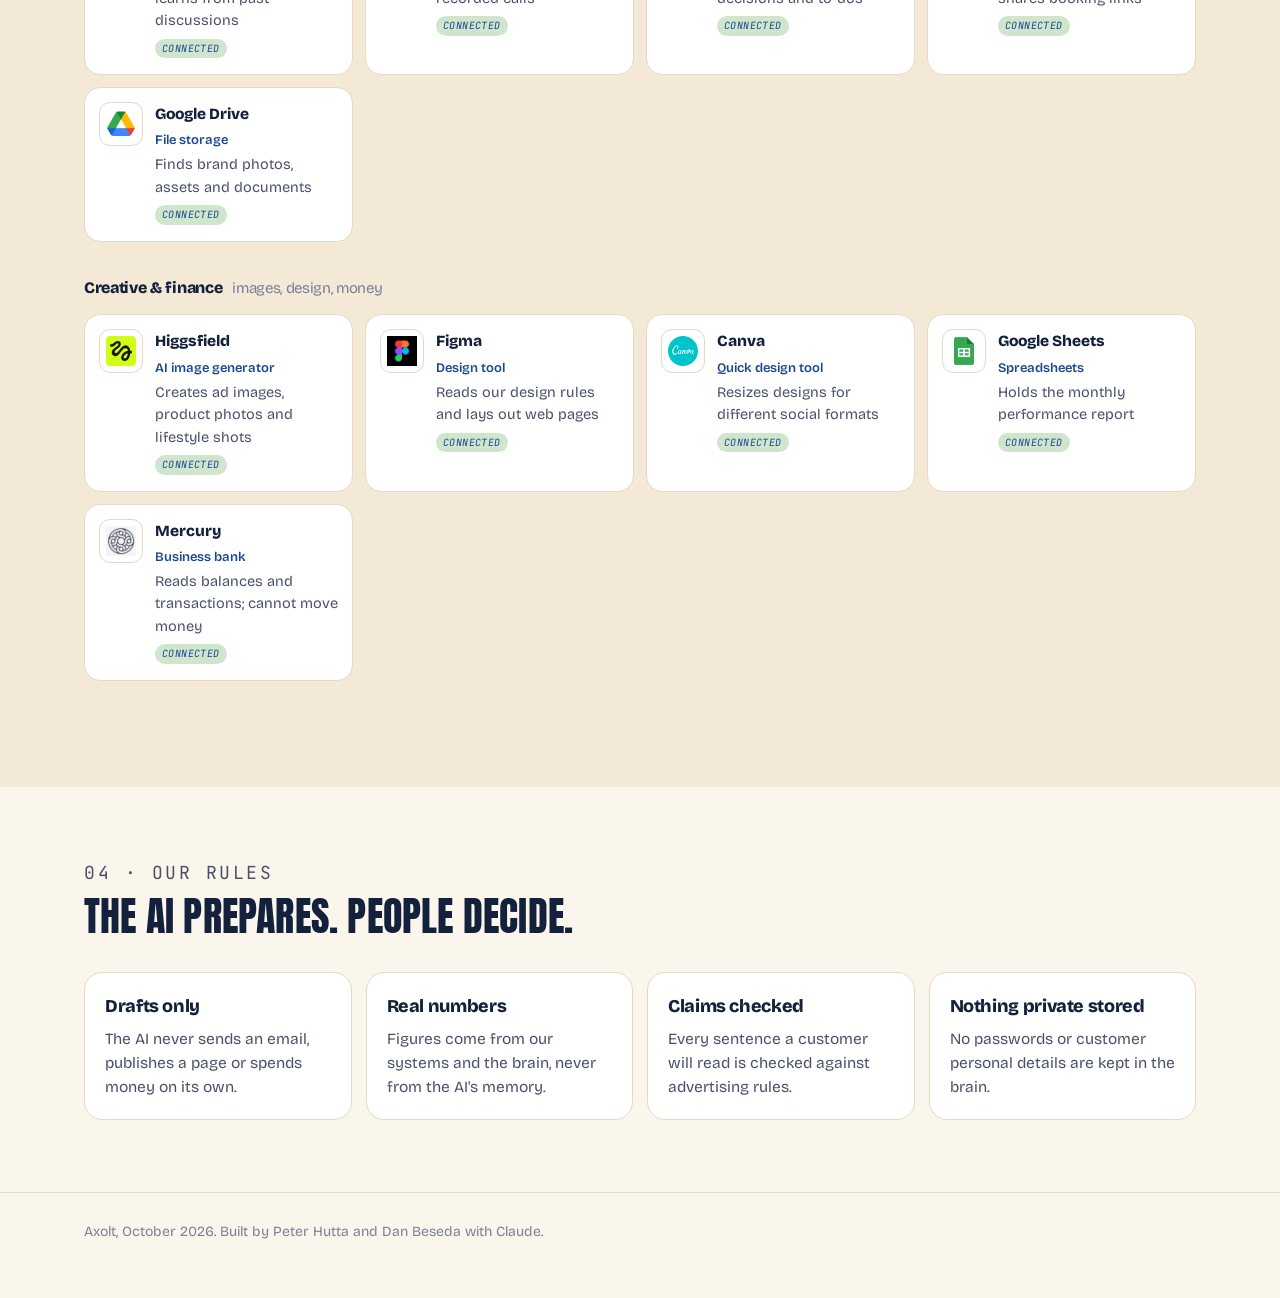
<file: site/work/ai-operating-model.html>
<!doctype html><html lang="en"><head><meta charset=utf8><meta name=viewport content="width=device-width,initial-scale=1,viewport-fit=cover"><style>:root{color-scheme:light;box-sizing:border-box;padding-top:env(safe-area-inset-top,0px);padding-bottom:env(safe-area-inset-bottom,0px)}html{scroll-padding-top:env(safe-area-inset-top,0px)}body{margin:0;padding:0;font:14px -apple-system,BlinkMacSystemFont,sans-serif;background:#faf9f5;color:#141413}img{max-width:100%}[hidden]:not([hidden=until-found i]){display:none!important}</style></head><body>
<title>The Axolt AI Operating Model — Dan Beseda</title>
<link rel="preconnect" href="https://fonts.googleapis.com">
<link rel="preconnect" href="https://fonts.gstatic.com" crossorigin>
<link rel="stylesheet" href="https://fonts.googleapis.com/css2?family=Manrope:wght@500;700;800&family=Source+Sans+3:wght@400;600&family=JetBrains+Mono:wght@500&family=Newsreader:opsz,wght@6..72,500&display=swap">
<style>
/* Layout: hero → 01 the system (flow diagram: tools → brain → agents → human, loop back) + four explainer cards → 02 nine functions (sticky chip nav, example tiles) → 03 tools & connections grid → rules.
   Palette: neutral grey ground, midnight and cobalt for structure, amber only for "runs automatically". */
:root{
  --bg:#F7F7F5; --bg-alt:#EEEFF2; --card:#FFFFFF; --ink:#15171C; --ink-2:#4D525C; --ink-3:#858A94;
  --line:#DEE0E5; --brand:#3048C9; --deep:#161C33; --soft:#E4E8FA; --on-brand:#FFFFFF;
  --amber:#B26A10; --amber-soft:#FBEBD3;
  --display:"Manrope",ui-sans-serif,system-ui,-apple-system,"Segoe UI",sans-serif;
  --body:"Source Sans 3",ui-sans-serif,system-ui,-apple-system,"Segoe UI",sans-serif;
  --mono:"JetBrains Mono",ui-monospace,SFMono-Regular,Menlo,monospace;
}
@media (prefers-color-scheme: dark){:root:not([data-theme="light"]){
  --bg:#0E1015; --bg-alt:#13161D; --card:#181B23; --ink:#ECEEF2; --ink-2:#B4B9C3; --ink-3:#858B96;
  --line:#2A2E38; --brand:#8EA2FF; --deep:#232B4D; --soft:#1E2540; --on-brand:#0E1015;
  --amber:#F0B25A; --amber-soft:#3A2A12; color-scheme:dark}}
:root[data-theme="dark"]{
  --bg:#0E1015; --bg-alt:#13161D; --card:#181B23; --ink:#ECEEF2; --ink-2:#B4B9C3; --ink-3:#858B96;
  --line:#2A2E38; --brand:#8EA2FF; --deep:#232B4D; --soft:#1E2540; --on-brand:#0E1015;
  --amber:#F0B25A; --amber-soft:#3A2A12; color-scheme:dark}

*{box-sizing:border-box}
html{scroll-behavior:smooth}
@media (prefers-reduced-motion:reduce){html{scroll-behavior:auto}}
body{margin:0;background:var(--bg);color:var(--ink);font-family:var(--body);font-size:17px;line-height:1.55}
.wrap{max-width:1160px;margin:0 auto;padding-inline:24px}
@media (max-width:520px){.wrap{padding-inline:16px}}
h1,h2,h3,h4{font-family:var(--display);margin:0;letter-spacing:-0.02em;text-wrap:balance}
p{margin:0}
.eyebrow{font-family:var(--mono);font-size:12px;letter-spacing:.14em;text-transform:uppercase;color:var(--brand)}
section{padding-block:72px}
.alt{background:var(--bg-alt)}
.sec-head{display:grid;gap:10px;margin-bottom:36px;max-width:740px}
.sec-head h2{font-size:clamp(28px,3.8vw,40px);font-weight:800;line-height:1.1}
.sec-head p{color:var(--ink-2);font-size:18px}

/* Hero */
.hero{padding-block:84px 64px}
.hero h1{font-size:clamp(40px,6.4vw,74px);font-weight:800;line-height:1.02;max-width:16ch;margin-top:16px}
.hero h1 em{font-style:normal;color:var(--brand)}
.hero .lede{font-size:clamp(18px,2vw,21px);color:var(--ink-2);max-width:58ch;margin-top:22px}
.kpis{display:grid;grid-template-columns:repeat(4,1fr);gap:12px;margin-top:44px}
@media (max-width:720px){.kpis{grid-template-columns:repeat(2,1fr)}}
.kpi{background:var(--card);border:1px solid var(--line);border-radius:16px;padding:18px}
.kpi b{display:block;font-family:var(--display);font-weight:800;font-size:clamp(32px,4vw,44px);line-height:1;color:var(--brand);font-variant-numeric:tabular-nums}
.kpi span{display:block;margin-top:6px;font-size:15px;color:var(--ink-2);line-height:1.35}

/* System diagram */
.diagram{background:var(--card);border:1px solid var(--line);border-radius:22px;padding:24px;overflow-x:auto}
.diagram svg{display:block;width:100%;min-width:760px;height:auto}
.diagram text{font-family:var(--body)}
.parts{display:grid;grid-template-columns:repeat(4,1fr);gap:14px;margin-top:18px}
@media (max-width:900px){.parts{grid-template-columns:repeat(2,1fr)}}
@media (max-width:520px){.parts{grid-template-columns:1fr}}
.part{background:var(--card);border:1px solid var(--line);border-radius:18px;padding:20px;display:grid;gap:8px;align-content:start}
.part .k{font-family:var(--mono);font-size:11.5px;letter-spacing:.12em;text-transform:uppercase;color:var(--ink-3)}
.part h3{font-size:21px;font-weight:800}
.part p{font-size:15.5px;color:var(--ink-2)}
.part .dot{width:12px;height:12px;border-radius:4px;display:inline-block;margin-right:8px;vertical-align:1px}

/* Function nav */
.fnav{position:sticky;top:env(safe-area-inset-top,0px);z-index:5;background:color-mix(in srgb,var(--bg-alt) 90%,transparent);backdrop-filter:blur(8px);padding-block:12px;margin-bottom:24px;border-bottom:1px solid var(--line)}
.fnav .wrap{display:flex;gap:8px;overflow-x:auto;scrollbar-width:none}
.fnav a{white-space:nowrap;text-decoration:none;color:var(--ink);font-family:var(--display);font-weight:700;font-size:14px;padding:7px 14px;border-radius:999px;border:1px solid var(--line);background:var(--card)}
.fnav a:hover,.fnav a:focus-visible{border-color:var(--brand);color:var(--brand);outline:none}

/* Function rows */
.funcs{display:grid;gap:18px}
.func{background:var(--card);border:1px solid var(--line);border-radius:22px;padding:28px;display:grid;grid-template-columns:290px 1fr;gap:36px;scroll-margin-top:80px}
@media (max-width:860px){.func{grid-template-columns:1fr;gap:20px;padding:22px}}
.f-side{display:grid;gap:14px;align-content:start}
.f-num{font-family:var(--mono);font-size:12px;color:var(--brand)}
.f-side h3{font-size:25px;font-weight:800;line-height:1.15}
.f-side .sum{color:var(--ink-2);font-size:16px}
.human{border-top:1px solid var(--line);padding-top:12px;font-size:15px;color:var(--ink-2)}
.human b{display:block;font-family:var(--mono);font-size:11px;letter-spacing:.12em;text-transform:uppercase;color:var(--ink-3);font-weight:500;margin-bottom:2px}
.ex{list-style:none;margin:0;padding:0;display:grid;grid-template-columns:1fr 1fr;gap:12px}
@media (max-width:620px){.ex{grid-template-columns:1fr}}
.ex li{background:var(--bg-alt);border-radius:16px;padding:16px 18px;display:grid;gap:6px;align-content:start}
.ex h4{font-size:16px;font-weight:800;line-height:1.25}
.ex p{font-size:15px;color:var(--ink-2)}
.auto{justify-self:start;font-family:var(--mono);font-size:10.5px;padding:2px 8px;border-radius:999px;background:var(--amber-soft);color:var(--amber)}

/* Logos */
.logos{display:flex;flex-wrap:wrap;gap:6px}
.logo{width:30px;height:30px;border-radius:8px;display:grid;place-items:center;flex:none;background:#FFFFFF;border:1px solid var(--line);padding:4px;overflow:hidden}
.logo img{width:100%;height:100%;object-fit:contain;display:block}
.logo.lg{width:44px;height:44px;border-radius:11px;padding:6px}

/* Tools grid */
.tgroup{margin-bottom:34px}
.tgroup h3{font-size:16px;font-weight:800;margin-bottom:14px;display:flex;gap:10px;align-items:baseline;flex-wrap:wrap}
.tgroup h3 span{font-family:var(--body);font-weight:400;color:var(--ink-3);font-size:15px}
.tgrid{display:grid;grid-template-columns:repeat(auto-fill,minmax(260px,1fr));gap:12px}
.tcard{background:var(--card);border:1px solid var(--line);border-radius:16px;padding:14px;display:grid;grid-template-columns:auto 1fr;gap:12px;align-items:start}
.tcard b{font-family:var(--display);font-weight:800;font-size:15.5px;display:block}
.tcard .what{font-size:13px;color:var(--brand);font-weight:600}
.tcard p{font-size:14.5px;color:var(--ink-2);margin-top:2px}
.conn{display:inline-block;margin-top:6px;font-family:var(--mono);font-size:10px;padding:2px 7px;border-radius:999px;letter-spacing:.04em}
.conn.c{background:var(--soft);color:var(--brand)}
.conn.b{background:var(--bg-alt);color:var(--ink-2);border:1px solid var(--line)}
.conn-key{display:flex;gap:18px;flex-wrap:wrap;font-size:15px;color:var(--ink-2);margin-bottom:28px}
.conn-key span{display:flex;gap:8px;align-items:center}
.conn-key .conn{margin:0}

/* Rules */
.rules{display:grid;grid-template-columns:repeat(4,1fr);gap:14px}
@media (max-width:860px){.rules{grid-template-columns:repeat(2,1fr)}}
@media (max-width:480px){.rules{grid-template-columns:1fr}}
.rule{background:var(--card);border:1px solid var(--line);border-radius:18px;padding:20px;display:grid;gap:6px}
.rule h3{font-size:18px;font-weight:800}
.rule p{font-size:15.5px;color:var(--ink-2)}
footer{padding-block:28px 56px;font-size:14px;color:var(--ink-3);border-top:1px solid var(--line)}
/* Org chart */
.org-top{display:grid;justify-items:center;gap:0;margin-bottom:8px}
.o-node{border-radius:16px;padding:14px 26px;text-align:center;font-family:var(--display);font-weight:800;font-size:18px}
.o-node small{display:block;font-family:var(--body);font-weight:400;font-size:14px;opacity:.85}
.o-human{background:var(--card);border:2px solid var(--ink)}
.o-chief{background:var(--brand);color:var(--on-brand)}
.o-stem{width:2px;height:22px;background:var(--line)}
.o-rail{height:2px;background:var(--line);margin:0 4% 22px}
.teams{display:grid;grid-template-columns:repeat(4,1fr);gap:14px}
@media (max-width:1000px){.teams{grid-template-columns:repeat(3,1fr)}}
@media (max-width:760px){.teams{grid-template-columns:repeat(2,1fr)}}
@media (max-width:480px){.teams{grid-template-columns:1fr}}
.team{background:var(--card);border:1px solid var(--line);border-radius:18px;padding:16px;display:grid;gap:10px;align-content:start}
.team h3{font-size:16px;font-weight:800}
.ag{display:flex;align-items:center;gap:8px;background:var(--deep);color:#FFFFFF;border-radius:10px;padding:7px 10px;font-family:var(--display);font-weight:700;font-size:13.5px}
.ag::before{content:"";width:8px;height:8px;border-radius:50%;background:#8EA2FF;flex:none}
.ag i{font-style:normal;font-family:var(--body);font-weight:400;font-size:12px;opacity:.7;margin-left:auto}
.sk{display:flex;flex-wrap:wrap;gap:6px}
.sk span{font-size:13px;padding:3px 9px;border-radius:999px;background:var(--bg-alt);color:var(--ink-2)}
.sk span.auto-s{background:var(--amber-soft);color:var(--amber)}
.org-key{display:flex;gap:18px;flex-wrap:wrap;font-size:14.5px;color:var(--ink-2);margin-top:20px}
.org-key span{display:flex;align-items:center;gap:8px}
.org-key .k1{width:22px;height:14px;border-radius:5px;background:var(--deep)}
.org-key .k2{width:22px;height:14px;border-radius:999px;background:var(--bg-alt);border:1px solid var(--line)}
.org-key .k3{width:22px;height:14px;border-radius:999px;background:var(--amber-soft)}

/* Combined how-it-works stack */
.stack{display:grid;gap:0}
.layer-row{display:grid;grid-template-columns:250px 1fr;gap:28px;background:var(--card);border:1px solid var(--line);border-radius:22px;padding:24px}
@media (max-width:900px){.layer-row{grid-template-columns:1fr;gap:16px;padding:20px}}
.l-label{display:grid;gap:8px;align-content:start}
.l-num{display:grid;place-items:center;width:32px;height:32px;border-radius:50%;background:var(--brand);color:var(--on-brand);font-family:var(--display);font-weight:800;font-size:15px}
.l-label h3{font-size:22px;font-weight:800}
.l-label p{font-size:15px;color:var(--ink-2)}
.l-body{min-width:0}
.down{width:2px;height:30px;background:var(--line);margin:0 auto;position:relative}
.down::after{content:"";position:absolute;left:-5px;bottom:-2px;border:6px solid transparent;border-top:8px solid var(--line)}
.inputs{display:grid;grid-template-columns:repeat(3,1fr);gap:10px}
@media (max-width:620px){.inputs{grid-template-columns:1fr}}
.in-chip{display:grid;gap:10px;background:var(--bg-alt);border-radius:14px;padding:14px}
.in-chip span{font-family:var(--display);font-weight:700;font-size:15px}
.brain-card{background:var(--deep);color:#FFFFFF;border-radius:18px;padding:22px;display:grid;grid-template-columns:1fr 1fr;gap:22px;align-items:center}
@media (max-width:760px){.brain-card{grid-template-columns:1fr}}
.brain-card .bk{font-family:var(--display);font-weight:800;font-size:22px}
.brain-card .bt{opacity:.8;font-size:15px;margin-top:6px}
.brain-card .folders{display:flex;flex-wrap:wrap;gap:6px}
.brain-card .folders span{font-size:13px;padding:4px 10px;border-radius:999px;border:1px solid rgba(255,255,255,.3)}
.chief-row{display:flex;justify-content:center}
.l-body .o-rail{height:2px;background:var(--line);margin:18px 6% 18px}
.l-body .teams{grid-template-columns:repeat(3,1fr)}
@media (max-width:1000px){.l-body .teams{grid-template-columns:repeat(2,1fr)}}
@media (max-width:520px){.l-body .teams{grid-template-columns:1fr}}
.l-body .team{background:var(--bg-alt);border-color:transparent}
.l-label .org-key{flex-direction:column;gap:8px;margin-top:8px;font-size:14px}
.human-card{display:flex;gap:20px;align-items:center;flex-wrap:wrap}
.loop{flex:1;min-width:240px;border:2px dashed var(--amber);border-radius:16px;padding:14px 18px;color:var(--ink-2);font-size:15px}
.loop b{display:block;color:var(--amber);font-family:var(--display);font-weight:800;margin-bottom:2px}
/* Parker-style illustration */
.hero-art{margin-top:36px;background:#FBF4E3;border:2.5px solid #1A1A1A;border-radius:24px;box-shadow:6px 6px 0 #1A1A1A;padding:18px 18px 8px;overflow-x:auto}
.hero-art svg{display:block;width:100%;min-width:620px;height:auto}
.ha-label{font-family:"Newsreader",Georgia,"Times New Roman",serif;font-size:27px;fill:#1A1A1A}
.ha-note{font-family:var(--display);font-weight:700;font-size:15px;fill:#1A1A1A}
.l-head{display:flex;align-items:center;gap:12px}
.l-icon{width:84px;height:84px;border-radius:20px;background:#FBF4E3;border:2.5px solid #1A1A1A;box-shadow:4px 4px 0 #1A1A1A;display:grid;place-items:center;padding:10px}
.l-icon svg{width:100%;height:100%}
.flow-arrow{display:grid;justify-items:center;padding-block:8px}
.fa-line{width:5px;height:26px;background:var(--ink);border-radius:2px}
.fa-label{font-family:var(--display);font-weight:800;font-size:16px;padding:9px 20px;border-radius:999px;background:#FBF4E3;color:#1A1A1A;border:2.5px solid #1A1A1A;box-shadow:3px 3px 0 #1A1A1A}
.fa-head{width:0;height:0;border-left:14px solid transparent;border-right:14px solid transparent;border-top:18px solid var(--ink);margin-top:-1px}
/* Hero with illustration */
:root{--art-bg:transparent}
@media (prefers-color-scheme: dark){:root:not([data-theme="light"]){--art-bg:#F2F1EE}}
:root[data-theme="dark"]{--art-bg:#F2F1EE}
.hero-top{display:grid;grid-template-columns:1.15fr 1fr;gap:40px;align-items:center}
@media (max-width:900px){.hero-top{grid-template-columns:1fr;gap:24px}}
.hero-img{background:var(--art-bg);border-radius:24px}
.hero-img img{display:block;width:100%;height:auto;max-width:560px;margin-inline:auto}
.hero .kpis{margin-top:36px}
</style>

<link href="https://fonts.googleapis.com/css2?family=Anton&family=Bricolage+Grotesque:opsz,wght@12..96,400;12..96,600;12..96,800&display=swap" rel="stylesheet">
<style>
/* Site palette (matches assets/style.css) */
:root{
  --bg:#fbf6ec; --bg-alt:#f3e9d6; --card:#ffffff; --ink:#14213d; --ink-2:#4a5169; --ink-3:#7a8099;
  --line:#e4d9c4; --brand:#1b4793; --deep:#14213d; --soft:#cfe5cc; --on-brand:#fbf6ec;
  --amber:#14213d; --amber-soft:#fac92c;
  --display:"Bricolage Grotesque",system-ui,sans-serif; --body:"Bricolage Grotesque",system-ui,sans-serif;
}
@media (prefers-color-scheme: dark){:root:not([data-theme="light"]){
  --bg:#0f1a31; --bg-alt:#14213d; --card:#182a4d; --ink:#fbf6ec; --ink-2:#c4c8d6; --ink-3:#9aa0b4;
  --line:#2a3b60; --brand:#f7b0be; --deep:#1b4793; --soft:#22345a; --on-brand:#14213d;
  --amber:#14213d; --amber-soft:#fac92c}}
.hero h1,.sec-head h2{font-family:"Anton",Impact,sans-serif;font-weight:400;text-transform:uppercase;letter-spacing:.005em;line-height:.98}
.hero h1 em{color:var(--red,#ef3c23)}
.sitebar{background:#f7b0be;color:#14213d;position:sticky;top:0;z-index:10}
.sitebar .wrap{display:flex;align-items:center;justify-content:space-between;height:76px;gap:20px}
.sb-logo{font-family:"Anton",Impact,sans-serif;font-size:34px;text-transform:uppercase;text-decoration:none;color:#14213d;display:flex;align-items:center;white-space:nowrap}
.sb-logo .o{display:inline-grid;place-items:center;width:.78em;height:.78em;border-radius:50%;background:#ef3c23;margin-left:.12em}
.sb-logo .o::after{content:"";width:.28em;height:.14em;border:.06em solid #fbf6ec;border-top:0;border-radius:0 0 1em 1em;margin-top:.1em}
.sitebar nav{display:flex;flex-wrap:wrap;justify-content:flex-end;gap:4px 22px;font-family:"Bricolage Grotesque",system-ui,sans-serif;font-weight:800;font-size:15px}
.sitebar nav a{color:#14213d;text-decoration:none}
.sitebar nav a:hover,.sitebar nav a[aria-current]{text-decoration:underline;text-decoration-thickness:3px;text-underline-offset:4px}
@media (max-width:640px){.sb-logo{font-size:26px}.sitebar nav{font-size:13px;gap:2px 12px}.sitebar .hide-sm{display:none}}
</style>
<div class="sitebar"><div class="wrap"><a class="sb-logo" href="../">Dan Beseda<span class="o" aria-hidden="true"></span></a><nav><a href="../#work">Work</a><a href="ai-operating-model.html" aria-current="page">Company Brain</a><a class="hide-sm" href="../resume.html">Resume</a><a href="../#hire">Get in Touch</a></nav></div></div>
<div class="wrap">
<header class="hero">
  <div class="hero-top">
    <div class="hero-text">
  <p class="eyebrow">Axolt · How we use AI</p>
  <h1>A two-person company with <em>AI as the team</em></h1>
  <p class="lede">Axolt is a small supplement brand. Two founders run it, and AI does most of the research, writing, analysis and design. The founders decide what happens and approve anything that goes out. Everything the AI learns is kept in one shared knowledge base, so it gets better every week.</p>
    </div>
    <div class="hero-img"><img src="../assets/ai-operating-model-hero.png" alt="Illustration of the two founders with an AI robot between them" width="820" height="618"></div>
  </div>
  <div class="kpis">
    <div class="kpi"><b>17</b><span>AI agents, each with its own job</span></div>
    <div class="kpi"><b>30+</b><span>business tools the AI can work in</span></div>
    <div class="kpi"><b>43</b><span>repeatable tasks the AI runs on request or on a schedule</span></div>
    <div class="kpi"><b>6</b><span>weeks to build, starting from nothing</span></div>
  </div>
</header>
</div>

<section class="alt" id="how">
<div class="wrap">
  <div class="sec-head">
    <p class="eyebrow">01 · How it works</p>
    <h2>Four layers: the tools, the brain, the agents and the human</h2>
    <p>Information flows in from the tools we already use and is stored in one shared brain. A team of AI agents uses that brain to do the work, and a founder approves the result. Every correction is saved, so the system keeps learning.</p>
  </div>

  <div class="stack">
    <div class="layer-row">
      <div class="l-label"><div class="l-head"><div class="l-icon"><svg viewBox="0 0 100 100" xmlns="http://www.w3.org/2000/svg" aria-hidden="true"><g transform="rotate(-8 28 38)"><rect x="8" y="18" width="40" height="40" rx="11" fill="#1A1A1A"/><path d="M17 30h4l4 14h14l3-10H23" stroke="#fff" stroke-width="3" fill="none" stroke-linecap="round" stroke-linejoin="round"/><circle cx="27" cy="49" r="2.5" fill="#fff"/><circle cx="37" cy="49" r="2.5" fill="#fff"/></g>
<g transform="rotate(7 72 34)"><rect x="52" y="14" width="40" height="40" rx="11" fill="#1b4793" stroke="#1A1A1A" stroke-width="3.5"/><path d="M62 44V35M72 44V26M82 44V31" stroke="#fff" stroke-width="4.5" stroke-linecap="round"/></g>
<g transform="rotate(-3 50 74)"><rect x="30" y="54" width="40" height="40" rx="11" fill="#FBF4E3" stroke="#1A1A1A" stroke-width="3.5"/><path d="M40 64h20a4 4 0 0 1 4 4v9a4 4 0 0 1-4 4H51l-6 5v-5h-5a4 4 0 0 1-4-4v-9a4 4 0 0 1 4-4Z" fill="#F2B544" stroke="#1A1A1A" stroke-width="3" stroke-linejoin="round"/></g></svg></div><span class="l-num">1</span></div><h3>The tools</h3><p>Where the data lives. The AI connects to the shop, warehouse, ad accounts, inboxes and meeting recorder we already use, so it works with real numbers.</p></div>
      <div class="l-body"><div class="inputs"><div class="in-chip"><div class="logos" data-logos="shopify shipbob loop"></div><span>Shop, orders &amp; stock</span></div><div class="in-chip"><div class="logos" data-logos="meta gads ga"></div><span>Ads &amp; website traffic</span></div><div class="in-chip"><div class="logos" data-logos="gorgias reviews klaviyo"></div><span>Customer messages</span></div><div class="in-chip"><div class="logos" data-logos="gmail slack"></div><span>Email &amp; team chat</span></div><div class="in-chip"><div class="logos" data-logos="granola wispr"></div><span>Recorded meetings</span></div><div class="in-chip"><div class="logos" data-logos="firecrawl parker"></div><span>Competitors &amp; the web</span></div></div></div>
    </div>
    <div class="flow-arrow"><span class="fa-line"></span><span class="fa-label">Everything flows into the brain</span><span class="fa-line"></span><span class="fa-head"></span></div>

    <div class="layer-row">
      <div class="l-label"><div class="l-head"><div class="l-icon"><svg viewBox="0 0 100 84" xmlns="http://www.w3.org/2000/svg" aria-hidden="true"><path d="M30 64C17 64 11 53 15 45C8 39 12 26 23 25C23 14 36 9 45 16C51 7 66 9 68 20C79 18 88 29 83 38C91 44 87 59 76 59C74 68 61 72 53 66C47 72 35 70 30 64Z" fill="#F6B6C4" stroke="#1A1A1A" stroke-width="4" stroke-linejoin="round"/>
<path d="M45 16C41 26 50 31 45 41M68 20C61 28 68 35 61 44M23 25C30 31 26 39 33 44M53 66C53 56 59 53 57 46M45 41C50 46 55 44 57 46M33 44C38 50 34 57 30 64" fill="none" stroke="#1A1A1A" stroke-width="3.5" stroke-linecap="round"/>
<path d="M90 10l2 6 6 2-6 2-2 6-2-6-6-2 6-2z" fill="#F2B544" stroke="#1A1A1A" stroke-width="1.8" stroke-linejoin="round"/>
<path d="M8 66l1.5 4.5 4.5 1.5-4.5 1.5L8 78l-1.5-4.5L2 72l4.5-1.5z" fill="#F2B544" stroke="#1A1A1A" stroke-width="1.6" stroke-linejoin="round"/></svg></div><span class="l-num">2</span></div><h3>The brain</h3><p>The company's memory. Every agent reads it before it starts a task.</p></div>
      <div class="l-body"><div class="brain-card">
        <div><p class="bk">One shared knowledge base</p><p class="bt">Everything we know about our products, prices, customers, competitors and past decisions, plus written instructions for every task the AI does.</p></div>
        <div class="folders"><span>Products</span><span>Prices</span><span>Customers</span><span>Competitors</span><span>Marketing</span><span>Operations</span><span>Partners</span><span>Decisions</span><span>Agent instructions</span></div>
      </div></div>
    </div>
    <div class="flow-arrow"><span class="fa-line"></span><span class="fa-label">Agents read it before every task</span><span class="fa-line"></span><span class="fa-head"></span></div>

    <div class="layer-row">
      <div class="l-label"><div class="l-head"><div class="l-icon"><svg viewBox="0 0 100 110" xmlns="http://www.w3.org/2000/svg" aria-hidden="true"><line x1="50" y1="10" x2="50" y2="22" stroke="#1A1A1A" stroke-width="4"/><circle cx="50" cy="9" r="6" fill="#F2B544" stroke="#1A1A1A" stroke-width="3.5"/>
<rect x="12" y="36" width="10" height="18" rx="5" fill="#1b4793" stroke="#1A1A1A" stroke-width="3.5"/><rect x="78" y="36" width="10" height="18" rx="5" fill="#1b4793" stroke="#1A1A1A" stroke-width="3.5"/>
<rect x="20" y="22" width="60" height="46" rx="16" fill="#FBF4E3" stroke="#1A1A1A" stroke-width="4"/>
<rect x="30" y="32" width="40" height="26" rx="10" fill="#1A1A1A"/><circle cx="42" cy="43" r="4" fill="#8FE3FF"/><circle cx="58" cy="43" r="4" fill="#8FE3FF"/><path d="M44 50Q50 55 56 50" stroke="#8FE3FF" stroke-width="2.8" fill="none" stroke-linecap="round"/>
<rect x="44" y="66" width="12" height="8" fill="#1A1A1A"/>
<path d="M30 82C18 84 14 92 16 101M70 82C82 84 86 92 84 101" stroke="#1A1A1A" stroke-width="4" fill="none" stroke-linecap="round"/>
<rect x="28" y="72" width="44" height="32" rx="10" fill="#1b4793" stroke="#1A1A1A" stroke-width="4"/><circle cx="50" cy="88" r="5.5" fill="#F2B544" stroke="#1A1A1A" stroke-width="3"/></svg></div><span class="l-num">3</span></div><h3>The agents</h3><p>The team that does the work: 17 AI agents in 11 teams. The founder talks to one Chief Agent, which passes each request to the team that owns it.</p>
        <div class="org-key"><span><i class="k1"></i>AI agent</span><span><i class="k2"></i>Task it knows how to do</span><span><i class="k3"></i>Runs automatically</span></div>
      </div>
      <div class="l-body">
        <div class="chief-row"><div class="o-node o-chief">Chief Agent<small>passes every request to the right team</small></div></div>
        <div class="o-rail"></div>
        <div class="teams"><div class="team"><h3>Marketing</h3><div class="ag">Compliance reviewer</div><div class="sk"><span class="">Claims check per line</span><span class="">Ad review</span><span class="">Landing page drafts</span><span class="">Creator briefs</span></div></div><div class="team"><h3>Creative &amp; design</h3><div class="ag">Designer</div><div class="sk"><span class="">Image generation</span><span class="">Page design</span><span class="">Taste log</span></div></div><div class="team"><h3>Ad performance</h3><div class="ag">Growth analyst</div><div class="sk"><span class="auto-s">Monthly report</span><span class="">Team chat lessons</span><span class="">Tracking check</span></div></div><div class="team"><h3>Market research</h3><div class="ag">Research agent</div><div class="ag">Market analyst</div><div class="ag">Pricing analyst</div><div class="sk"><span class="auto-s">Competitor watch</span><span class="">Competitor deep dive</span><span class="">Price scraper</span><span class="">Competitor dashboard</span><span class="auto-s">AI news</span></div></div><div class="team"><h3>E-commerce &amp; website</h3><div class="ag">Website tester</div><div class="sk"><span class="">Shop updates</span><span class="">Page building</span><span class="">A/B tests</span><span class="">Bug fixes</span></div></div><div class="team"><h3>Data &amp; analysis</h3><div class="ag">Sales analyst</div><div class="ag">Trial analyst</div><div class="sk"><span class="">Business questions</span><span class="">Live dashboards</span><span class="">Survey analysis</span></div></div><div class="team"><h3>Operations</h3><div class="ag">Operations agent</div><div class="sk"><span class="auto-s">Morning order check</span><span class="">Free orders</span><span class="">Product trials</span><span class="">Packing orders</span></div></div><div class="team"><h3>Customer service</h3><div class="ag">Customer service agent</div><div class="ag">Email agent</div><div class="ag">Customer insight</div><div class="ag">Voice of customer</div><div class="sk"><span class="auto-s">Reply drafts</span><span class="auto-s">Feedback summary</span><span class="">Review collector</span><span class="">Tone learning</span></div></div><div class="team"><h3>Partnerships</h3><div class="ag">Partner outreach</div><div class="ag">Lead researcher</div><div class="sk"><span class="auto-s">Contact sync</span><span class="auto-s">Daily follow-ups</span><span class="">Event outreach</span><span class="auto-s">Inbox sweep</span></div></div><div class="team"><h3>Finance</h3><div class="ag">Pricing analyst<i>shared</i></div><div class="sk"><span class="">Pricing calculator</span><span class="">Invoice creator</span><span class="">Cost breakdown</span></div></div><div class="team"><h3>Internal updates</h3><div class="ag">Chief Agent</div><div class="sk"><span class="auto-s">Meeting notes</span><span class="">Brain map</span><span class="">Save to brain</span><span class="">Task list</span></div></div></div>
      </div>
    </div>
    <div class="flow-arrow"><span class="fa-line"></span><span class="fa-label">Drafts go to the founder</span><span class="fa-line"></span><span class="fa-head"></span></div>

    <div class="layer-row">
      <div class="l-label"><div class="l-head"><div class="l-icon"><svg viewBox="0 0 100 110" xmlns="http://www.w3.org/2000/svg" aria-hidden="true"><path d="M16 108C16 86 31 77 50 77C69 77 84 86 84 108Z" fill="#F2B544" stroke="#1A1A1A" stroke-width="4" stroke-linejoin="round"/>
<path d="M42 66V79Q50 84 58 79V66" fill="#FBF4E3" stroke="#1A1A1A" stroke-width="4" stroke-linejoin="round"/>
<ellipse cx="50" cy="46" rx="24" ry="27" fill="#FBF4E3" stroke="#1A1A1A" stroke-width="4"/>
<path d="M25 46C20 24 36 13 52 16C69 14 81 27 75 46C71 35 63 31 55 33C46 27 33 33 25 46Z" fill="#1A1A1A" stroke="#1A1A1A" stroke-width="3" stroke-linejoin="round"/>
<circle cx="41" cy="49" r="3.2" fill="#1A1A1A"/><circle cx="59" cy="49" r="3.2" fill="#1A1A1A"/>
<circle cx="35" cy="58" r="4" fill="#F6B6C4"/><circle cx="65" cy="58" r="4" fill="#F6B6C4"/>
<path d="M42 59Q50 66 58 59" stroke="#1A1A1A" stroke-width="3.5" fill="none" stroke-linecap="round"/></svg></div><span class="l-num">4</span></div><h3>The human</h3><p>The one who decides. The AI never sends, publishes or pays on its own.</p></div>
      <div class="l-body"><div class="human-card">
        <div class="o-node o-human">Founder<small>asks, reviews and approves</small></div>
        <div class="loop"><b>The loop</b>Every edit and decision the founder makes is saved back into the brain, so the next draft is closer to what we want.</div>
      </div></div>
    </div>
  </div>
</div>
</section>



<section id="functions" style="padding-top:64px">
  <div class="wrap"><div class="sec-head">
    <p class="eyebrow">02 · Function by function</p>
    <h2>What the AI actually does, with real examples</h2>
    <p>Eleven areas of the business. Each example is something the AI has already done for us.</p>
  </div></div>
  <nav class="fnav" aria-label="Functions"><div class="wrap">
    <a href="#marketing">Marketing</a><a href="#creative">Creative &amp; design</a><a href="#performance">Ad performance</a><a href="#research">Market research</a><a href="#ecommerce">E-commerce &amp; website</a><a href="#data">Data &amp; analysis</a><a href="#operations">Operations</a><a href="#customers">Customer service</a><a href="#partners">Partnerships</a><a href="#finance">Finance</a><a href="#comms">Internal updates</a>
  </div></nav>
  <div class="wrap funcs">

    <article class="func" id="marketing">
      <div class="f-side">
        <span class="f-num">01</span><h3>Marketing</h3>
        <p class="sum">Deciding what to say to customers, where to say it, and making sure we're allowed to say it.</p>
        <div class="logos" data-logos="meta parker shopify notion"></div>
        <p class="human"><b>The founder's part</b>Chooses the message and approves the final copy.</p>
      </div>
      <ul class="ex">
        <li><h4>Reviewing every ad we've run</h4><p>The AI went through all 616 image ads we've run on Facebook and Instagram and worked out which messages and styles actually led to sales.</p></li>
        <li><h4>Collecting competitor ads</h4><p>It gathers competitors' ads into one library we can search for ideas and turn into templates.</p></li>
        <li><h4>Writing landing pages</h4><p>It drafts the web pages people see after clicking an ad, including longer article-style pages for people who have never heard of us.</p></li>
        <li><h4>Defining who we're for</h4><p>It combined customer feedback, support emails and research into our brand positioning and brand guidelines.</p></li>
        <li><h4>Briefing content creators</h4><p>It writes the briefs we send to creators who make videos for us, and plans ad tests for different customer groups.</p></li>
        <li><h4>Checking health claims</h4><p>Supplement advertising has strict rules. The AI checks every sentence and marks what we can say, per country and per channel.</p></li>
      </ul>
    </article>

    <article class="func" id="creative">
      <div class="f-side">
        <span class="f-num">02</span><h3>Creative &amp; design</h3>
        <p class="sum">New images, product photos and web page designs, without a photo shoot for every idea.</p>
        <div class="logos" data-logos="higgsfield figma canva drive"></div>
        <p class="human"><b>The founder's part</b>Picks the best results and says why.</p>
      </div>
      <ul class="ex">
        <li><h4>Generating ad images</h4><p>The AI creates new ad images and photography in our brand style with an AI image generator (Higgsfield), several options per idea.</p></li>
        <li><h4>Product mockups</h4><p>Realistic photos of new packaging, front, back and held in a hand, before anything is printed.</p></li>
        <li><h4>Designing web pages</h4><p>It lays out product and landing pages following our brand's design rules in Figma.</p></li>
        <li><h4>Learning our taste</h4><p>Every image we keep or reject is recorded with the reason, so each new batch is closer to what we want.</p></li>
      </ul>
    </article>

    <article class="func" id="performance">
      <div class="f-side">
        <span class="f-num">03</span><h3>Ad performance</h3>
        <p class="sum">Knowing which ads make money, using the same numbers every month.</p>
        <div class="logos" data-logos="meta gads ga sheets slack"></div>
        <p class="human"><b>The founder's part</b>Decides the budget and what to test next.</p>
      </div>
      <ul class="ex">
        <li><span class="auto">runs automatically · monthly</span><h4>Monthly performance report</h4><p>Sales from the shop, ad results from Facebook and Google, and website traffic go into one spreadsheet, and the AI checks the totals add up.</p></li>
        <li><h4>Ad account check-ups</h4><p>It works out which ads, audiences and messages bring in customers at a profitable cost.</p></li>
        <li><h4>Making sure tracking works</h4><p>It checks that every sale is reported correctly back to the ad platforms and to Google Analytics.</p></li>
        <li><h4>Learning from past discussions</h4><p>It read our team's old chat threads about ads and listed what we tried, what worked and the mistakes we keep repeating.</p></li>
        <li><h4>Planning promotions</h4><p>It researched how competitors run Black Friday and recommended our offer.</p></li>
      </ul>
    </article>

    <article class="func" id="research">
      <div class="f-side">
        <span class="f-num">04</span><h3>Market research</h3>
        <p class="sum">Knowing what competitors are doing and where the next customers are.</p>
        <div class="logos" data-logos="firecrawl browser parker claude"></div>
        <p class="human"><b>The founder's part</b>Decides positioning and price.</p>
      </div>
      <ul class="ex">
        <li><span class="auto">runs automatically · daily</span><h4>Daily competitor watch</h4><p>Every morning the AI checks competitors' websites and ads for price changes, new products, new ads and news.</p></li>
        <li><h4>Competitor deep dives</h4><p>For key rivals it estimates revenue, where their sales come from, which ads work for them and where they are weak.</p></li>
        <li><h4>Price comparison</h4><p>It collected competitors' prices and subscription deals, compared them with ours and recommended our offer.</p></li>
        <li><h4>Finding new markets</h4><p>It sized the UK market for women with brain fog during menopause, and ranked ten other groups by how likely they are to pay.</p></li>
        <li><span class="auto">runs automatically · weekly</span><h4>Weekly AI news</h4><p>It filters the week's AI news down to the few updates that matter to us.</p></li>
      </ul>
    </article>

    <article class="func" id="ecommerce">
      <div class="f-side">
        <span class="f-num">05</span><h3>E-commerce &amp; website</h3>
        <p class="sum">We no longer need a developer. The AI writes the code and changes the online shop itself.</p>
        <div class="logos" data-logos="claudecode shopify github ga"></div>
        <p class="human"><b>The founder's part</b>Approves every change before it goes live.</p>
      </div>
      <ul class="ex">
        <li><h4>Updating the shop</h4><p>The AI changes products, prices, collections and discount codes in Shopify directly.</p></li>
        <li><h4>Building new pages</h4><p>It designs and codes new landing pages and product page sections, ready to publish.</p></li>
        <li><h4>Writing code</h4><p>Website features, the subscription price display and small scripts are written and tested by the AI.</p></li>
        <li><h4>Running A/B tests</h4><p>It builds two versions of a page, splits visitors between them and reports which one sells more.</p></li>
        <li><h4>Fixing problems fast</h4><p>When a test finds an error, like a wrong price on the homepage, the AI writes the fix the same day.</p></li>
        <li><h4>Shop automations</h4><p>It sets up the rules that run the shop in the background, like tagging orders and sending alerts.</p></li>
      </ul>
    </article>

    <article class="func" id="data">
      <div class="f-side">
        <span class="f-num">06</span><h3>Data &amp; analysis</h3>
        <p class="sum">An analyst on call. Any question about the business, answered from the real numbers.</p>
        <div class="logos" data-logos="shopify loop ga sheets claude"></div>
        <p class="human"><b>The founder's part</b>Asks the question and acts on the answer.</p>
      </div>
      <ul class="ex">
        <li><h4>Answering business questions</h4><p>Questions like "how many customers buy a second time?" are answered straight from shop and subscription data.</p></li>
        <li><h4>Customer value</h4><p>How much a subscriber is worth over time, how long they stay, and how that changes month to month.</p></li>
        <li><h4>Live dashboards</h4><p>Interactive pages that read current data, such as the partner pipeline and the competitor overview.</p></li>
        <li><h4>Product trial results</h4><p>Before-and-after survey results from test customers, showing who improved and by how much.</p></li>
        <li><h4>Survey analysis</h4><p>Hundreds of customer survey answers grouped into clear themes and numbers.</p></li>
      </ul>
    </article>

    <article class="func" id="operations">
      <div class="f-side">
        <span class="f-num">07</span><h3>Operations</h3>
        <p class="sum">Orders, stock and shipping across four warehouses, watched every day.</p>
        <div class="logos" data-logos="shipbob shopify loop tally slack"></div>
        <p class="human"><b>The founder's part</b>Fixes what's flagged and confirms orders.</p>
      </div>
      <ul class="ex">
        <li><span class="auto">runs automatically · daily</span><h4>Morning order check</h4><p>The AI checks the warehouse system and the shop for stuck orders and low stock, and posts a summary in the team chat.</p></li>
        <li><h4>Sending free samples</h4><p>It creates and tracks orders for partners, creators and people testing the product.</p></li>
        <li><h4>Running product trials</h4><p>It manages a group of test customers: shipping, surveys on day 12 and day 24, and reminders.</p></li>
        <li><h4>Warehouse costs</h4><p>It mapped how orders move between our four warehouses and explained the shipping bill line by line.</p></li>
        <li><h4>Testing before launch</h4><p>It tests new web pages on phone and desktop: prices, links and checkout. One test found 7 serious problems before customers saw them.</p></li>
      </ul>
    </article>

    <article class="func" id="customers">
      <div class="f-side">
        <span class="f-num">08</span><h3>Customer service &amp; retention</h3>
        <p class="sum">Every customer question answered, every piece of feedback read, and customers kept for longer.</p>
        <div class="logos" data-logos="gorgias gmail klaviyo granola reviews"></div>
        <p class="human"><b>The founder's part</b>Checks the drafts and sends them.</p>
      </div>
      <ul class="ex">
        <li><span class="auto">runs automatically · daily</span><h4>Answering customer questions</h4><p>The AI drafts a reply to every support request from our guidelines. A person checks it and sends it.</p></li>
        <li><h4>Customer emails</h4><p>It drafts email replies in Gmail, inside the same conversation, ready to send.</p></li>
        <li><span class="auto">runs automatically · daily</span><h4>Morning feedback summary</h4><p>It reads new support requests, reviews and survey answers, and highlights what needs attention.</p></li>
        <li><h4>Learning from customer calls</h4><p>It summarises recorded customer calls and interviews into why people buy, hesitate or cancel.</p></li>
        <li><h4>Automated emails</h4><p>It rewrote our welcome, after-purchase and win-back email sequences, ready for approval.</p></li>
        <li><h4>Learning our tone</h4><p>It compares its drafts with what we actually sent, and adjusts how it writes.</p></li>
      </ul>
    </article>

    <article class="func" id="partners">
      <div class="f-side">
        <span class="f-num">09</span><h3>Partnerships</h3>
        <p class="sum">Finding clinics, nutritionists and retailers to sell through, and following up.</p>
        <div class="logos" data-logos="notion gmail calendar linkedin slack"></div>
        <p class="human"><b>The founder's part</b>Sends the messages and takes the meetings.</p>
      </div>
      <ul class="ex">
        <li><h4>Finding partners</h4><p>The AI researched 127 UK longevity clinics and added the best fits to our contact database.</p></li>
        <li><span class="auto">runs automatically · daily</span><h4>Keeping contacts up to date</h4><p>It logs every partner email, updates where each deal stands, and posts today's follow-ups.</p></li>
        <li><h4>Taking over a colleague's contacts</h4><p>When a team member left, it went through their inbox, drafted 41 follow-up emails and added 20 new contacts.</p></li>
        <li><h4>Preparing for events</h4><p>Before a conference it lists who to meet and drafts the invitations, so meetings are booked in advance.</p></li>
      </ul>
    </article>

    <article class="func" id="finance">
      <div class="f-side">
        <span class="f-num">10</span><h3>Finance &amp; pricing</h3>
        <p class="sum">Clear numbers on margins and costs, without rebuilding spreadsheets by hand.</p>
        <div class="logos" data-logos="mercury sheets shopify loop"></div>
        <p class="human"><b>The founder's part</b>Makes the pricing and spending decisions.</p>
      </div>
      <ul class="ex">
        <li><h4>Pricing calculator</h4><p>An interactive model that shows our profit for every price, country, discount and wholesale deal.</p></li>
        <li><h4>Pricing a new product</h4><p>Profit at every possible shelf price, worked out before launch.</p></li>
        <li><h4>Costs, invoices and bank</h4><p>It explains costs line by line, creates invoices and reads bank transactions. It cannot move money.</p></li>
      </ul>
    </article>

    <article class="func" id="comms">
      <div class="f-side">
        <span class="f-num">11</span><h3>Internal updates &amp; knowledge</h3>
        <p class="sum">Nothing said in a meeting, chat or email gets lost.</p>
        <div class="logos" data-logos="slack granola github claude"></div>
        <p class="human"><b>The founder's part</b>Approves what gets saved.</p>
      </div>
      <ul class="ex">
        <li><span class="auto">runs automatically · hourly</span><h4>Meeting notes into decisions</h4><p>Every recorded meeting is reduced to its decisions and to-dos, and saved after approval.</p></li>
        <li><h4>Old AI chats into knowledge</h4><p>Months of earlier conversations with AI were turned into 45 organised documents in the brain.</p></li>
        <li><span class="auto">runs automatically · daily</span><h4>Team updates in Slack</h4><p>Order checks, partner follow-ups and the AI news digest are posted to the team chat.</p></li>
        <li><h4>One task list</h4><p>Every request to the AI is tracked with who owns it, its status and the next step.</p></li>
      </ul>
    </article>
  </div>
</section>

<section class="alt">
<div class="wrap">
  <div class="sec-head">
    <p class="eyebrow">03 · Tools &amp; connections</p>
    <h2>Every tool the AI can work in</h2>
    <p>Most are connected directly, so the AI reads real data and prepares drafts inside the tool. A few are only reached through a web browser.</p>
  </div>
  <div class="conn-key"><span><i class="conn c">CONNECTED</i> the AI reads and drafts directly</span><span><i class="conn b">VIA BROWSER</i> the AI reads it like a person would</span></div>
  <div id="tools"></div>
</div>
</section>

<section>
<div class="wrap">
  <div class="sec-head"><p class="eyebrow">04 · Our rules</p><h2>The AI prepares. People decide.</h2></div>
  <div class="rules">
    <div class="rule"><h3>Drafts only</h3><p>The AI never sends an email, publishes a page or spends money on its own.</p></div>
    <div class="rule"><h3>Real numbers</h3><p>Figures come from our systems and the brain, never from the AI's memory.</p></div>
    <div class="rule"><h3>Claims checked</h3><p>Every sentence a customer will read is checked against advertising rules.</p></div>
    <div class="rule"><h3>Nothing private stored</h3><p>No passwords or customer personal details are kept in the brain.</p></div>
  </div>
</div>
</section>

<footer><div class="wrap">Axolt, October 2026. Built by Peter Hutta and Dan Beseda with Claude.</div></footer>

<script>
const L={"claude": ["Claude", "[data-uri]"], "claudecode": ["Claude Code", "[data-uri]"], "github": ["GitHub", "[data-uri]"], "firecrawl": ["Firecrawl", "[data-uri]"], "browser": ["Web browser", "[data-uri]"], "meta": ["Meta Ads", "[data-uri]"], "gads": ["Google Ads", "[data-uri]"], "ga": ["Google Analytics", "[data-uri]"], "klaviyo": ["Klaviyo", "[data-uri]"], "tiktok": ["TikTok Ads", "[data-uri]"], "instagram": ["Instagram", "[data-uri]"], "parker": ["Parker", "[data-uri]"], "gomarble": ["GoMarble", "[data-uri]"], "shopify": ["Shopify", "[data-uri]"], "shipbob": ["ShipBob", "[data-uri]"], "loop": ["Loop", "[data-uri]"], "mercury": ["Mercury", "[data-uri]"], "sheets": ["Google Sheets", "[data-uri]"], "gorgias": ["Gorgias", "[data-uri]"], "notion": ["Notion", "[data-uri]"], "gmail": ["Gmail", "[data-uri]"], "tally": ["Tally", "[data-uri]"], "reviews": ["Trustpilot & Judge.me", "[data-uri]"], "surveys": ["Fairing & Zigpoll", "[data-uri]"], "slack": ["Slack", "[data-uri]"], "granola": ["Granola", "[data-uri]"], "calendar": ["Google Calendar", "[data-uri]"], "drive": ["Google Drive", "[data-uri]"], "higgsfield": ["Higgsfield", "[data-uri]"], "figma": ["Figma", "[data-uri]"], "canva": ["Canva", "[data-uri]"], "linkedin": ["LinkedIn", "[data-uri]"], "whatsapp": ["WhatsApp", "[data-uri]"], "wispr": ["Wispr Flow", "[data-uri]"]};
const logo=(k,cls='')=>{const [n,src]=L[k];return `<span class="logo ${cls}" title="${n}"><img src="${src}" alt="${n}" width="40" height="40"></span>`};
document.querySelectorAll('[data-logos]').forEach(el=>{el.innerHTML=el.dataset.logos.split(' ').map(k=>logo(k)).join('')});

/* [key, connected?, what it is, what the AI does with it] */
const T=[
 ['AI &amp; knowledge','the brain and the agents',[
  ['claude','c','AI assistant','Research, analysis and interactive reports like the pricing calculator'],
  ['claudecode','c','AI that runs the agents','Runs the 17 agents and writes the code for our website'],
  ['github','c','Where the brain is stored','Keeps every document and every change, with a full history'],
  ['firecrawl','c','Web reader','Reads competitor websites and public data quickly and at scale'],
  ['browser','b','A plain web browser','For websites that have no direct connection'],
 ]],
 ['Marketing &amp; ads','ads, traffic, email, ad research',[
  ['meta','c','Facebook &amp; Instagram ads','Reads ad results, creative and audiences'],
  ['gads','c','Google search ads','Reads campaigns, keywords and spend'],
  ['ga','c','Website analytics','Reads visitors, sources and what they do on the site'],
  ['klaviyo','c','Email marketing','Writes automated emails and campaigns as drafts'],
  ['gomarble','c','Ad data in one place','One connection to Facebook, Google, TikTok and analytics data'],
  ['parker','c','Ad research library','Pulls competitor ads, our own ads and reviews'],
  ['tiktok','c','TikTok ads','Reads ad and audience reports'],
  ['instagram','c','Our Instagram account','Reads post results; messages are prepared for us to send'],
 ]],
 ['Shop &amp; operations','orders, stock, subscriptions',[
  ['shopify','c','Online shop','Reads sales and customers; updates products, pages and prices'],
  ['shipbob','c','Warehouse &amp; shipping','Reads stock, shipments and warehouse bills'],
  ['loop','c','Subscription management','Reads subscribers, cancellations and their reasons'],
  ['tally','c','Forms &amp; surveys','Collects survey answers from product trials'],
 ]],
 ['Customers &amp; partners','service, feedback, contacts',[
  ['gorgias','c','Customer support inbox','Drafts replies to support requests for a person to send'],
  ['gmail','c','Email','Drafts replies to customers and partners in the same thread'],
  ['notion','c','Workspace &amp; contact database','Keeps partner contacts, deals and trackers'],
  ['reviews','b','Customer reviews','Collects new product and company reviews'],
  ['surveys','c','After-purchase surveys','Reads why people bought and where they heard of us'],
  ['linkedin','b','Professional network','Reads messages for new partner leads; sends nothing'],
  ['whatsapp','b','Messaging','Reads messages for new partner leads; sends nothing'],
 ]],
 ['Team &amp; meetings','talk, record, decide',[
  ['slack','c','Team chat','Posts daily updates and learns from past discussions'],
  ['granola','c','Meeting recorder','Recalls what was said on recorded calls'],
  ['wispr','c','Voice &amp; meeting notes','Turns meeting notes into decisions and to-dos'],
  ['calendar','c','Calendar','Checks availability and shares booking links'],
  ['drive','c','File storage','Finds brand photos, assets and documents'],
 ]],
 ['Creative &amp; finance','images, design, money',[
  ['higgsfield','c','AI image generator','Creates ad images, product photos and lifestyle shots'],
  ['figma','c','Design tool','Reads our design rules and lays out web pages'],
  ['canva','c','Quick design tool','Resizes designs for different social formats'],
  ['sheets','c','Spreadsheets','Holds the monthly performance report'],
  ['mercury','c','Business bank','Reads balances and transactions; cannot move money'],
 ]],
];
document.getElementById('tools').innerHTML=T.map(([h,s,items])=>`<div class="tgroup"><h3>${h}<span>${s}</span></h3><div class="tgrid">${items.map(([k,c,w,p])=>`<div class="tcard">${logo(k,'lg')}<div><b>${L[k][0]}</b><span class="what">${w}</span><p>${p}</p><i class="conn ${c}">${c==='c'?'CONNECTED':'VIA BROWSER'}</i></div></div>`).join('')}</div></div>`).join('');
</script>

</body></html>
</file>
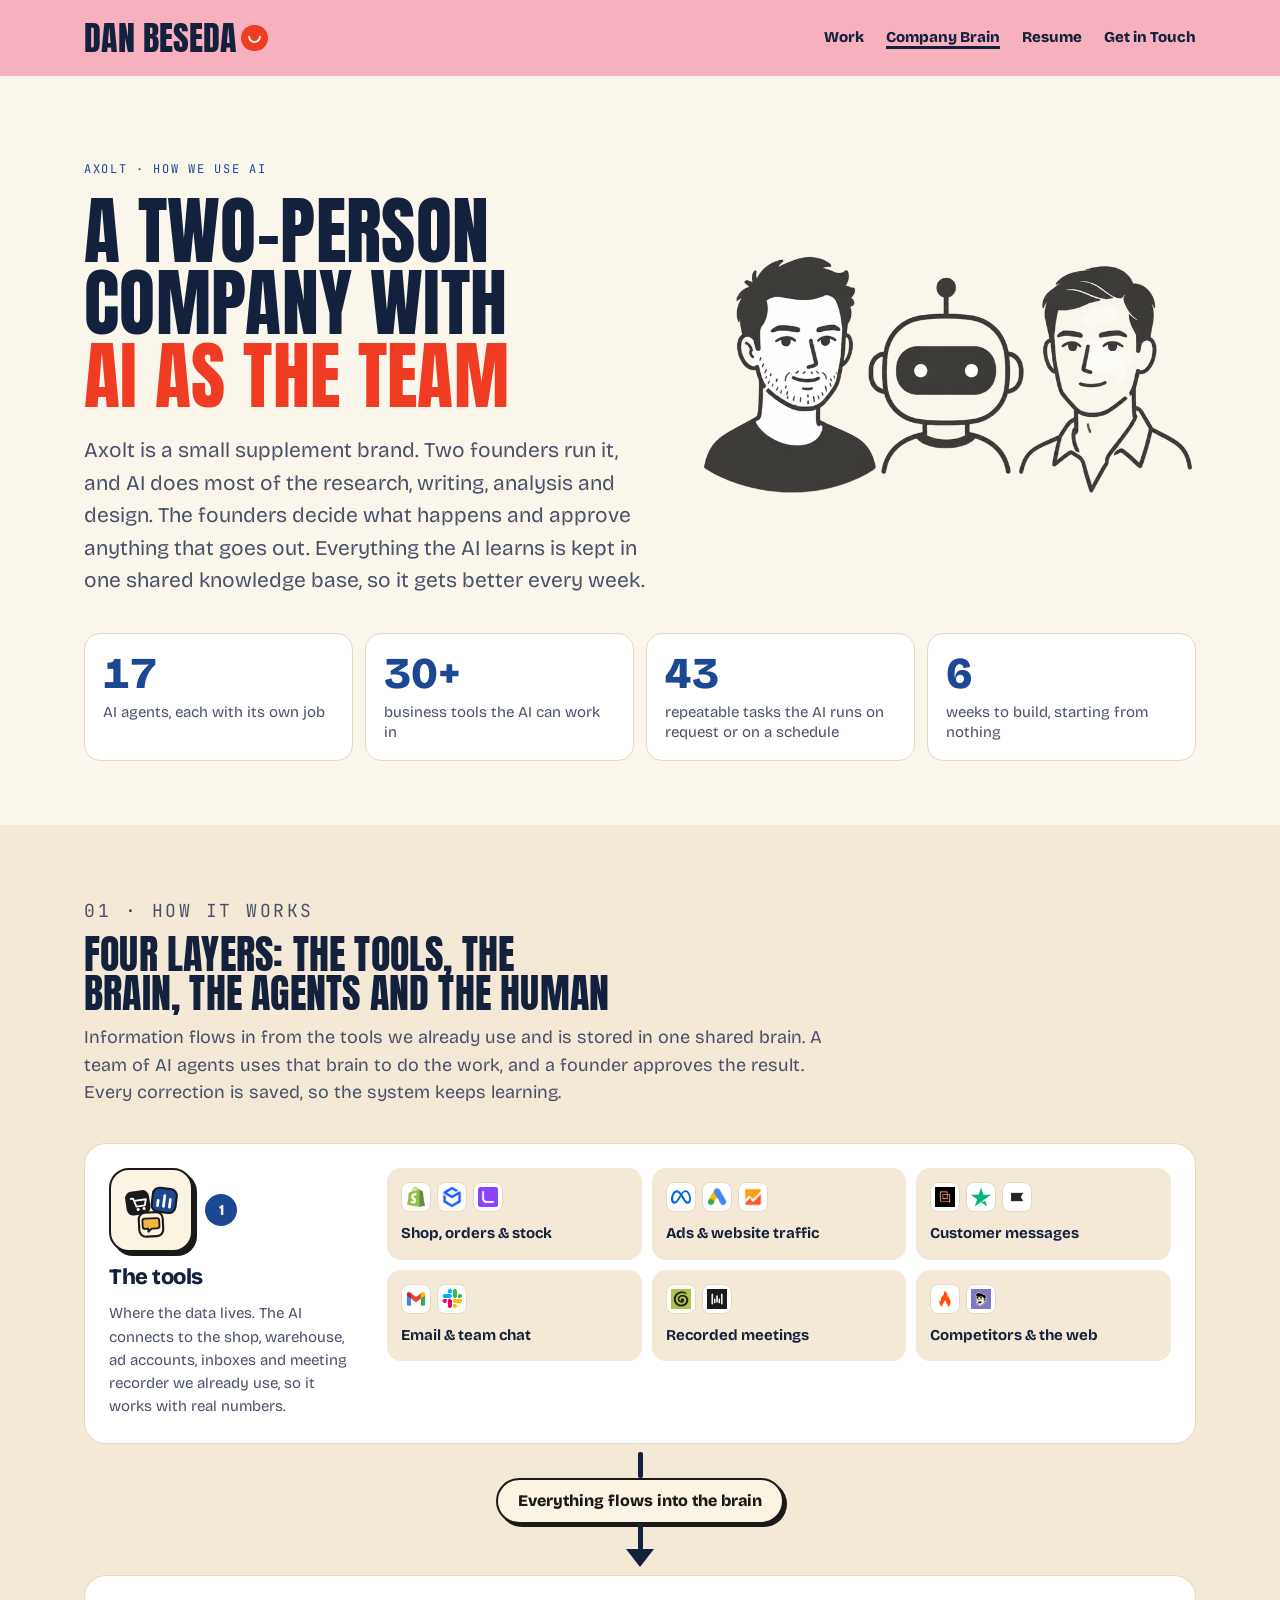
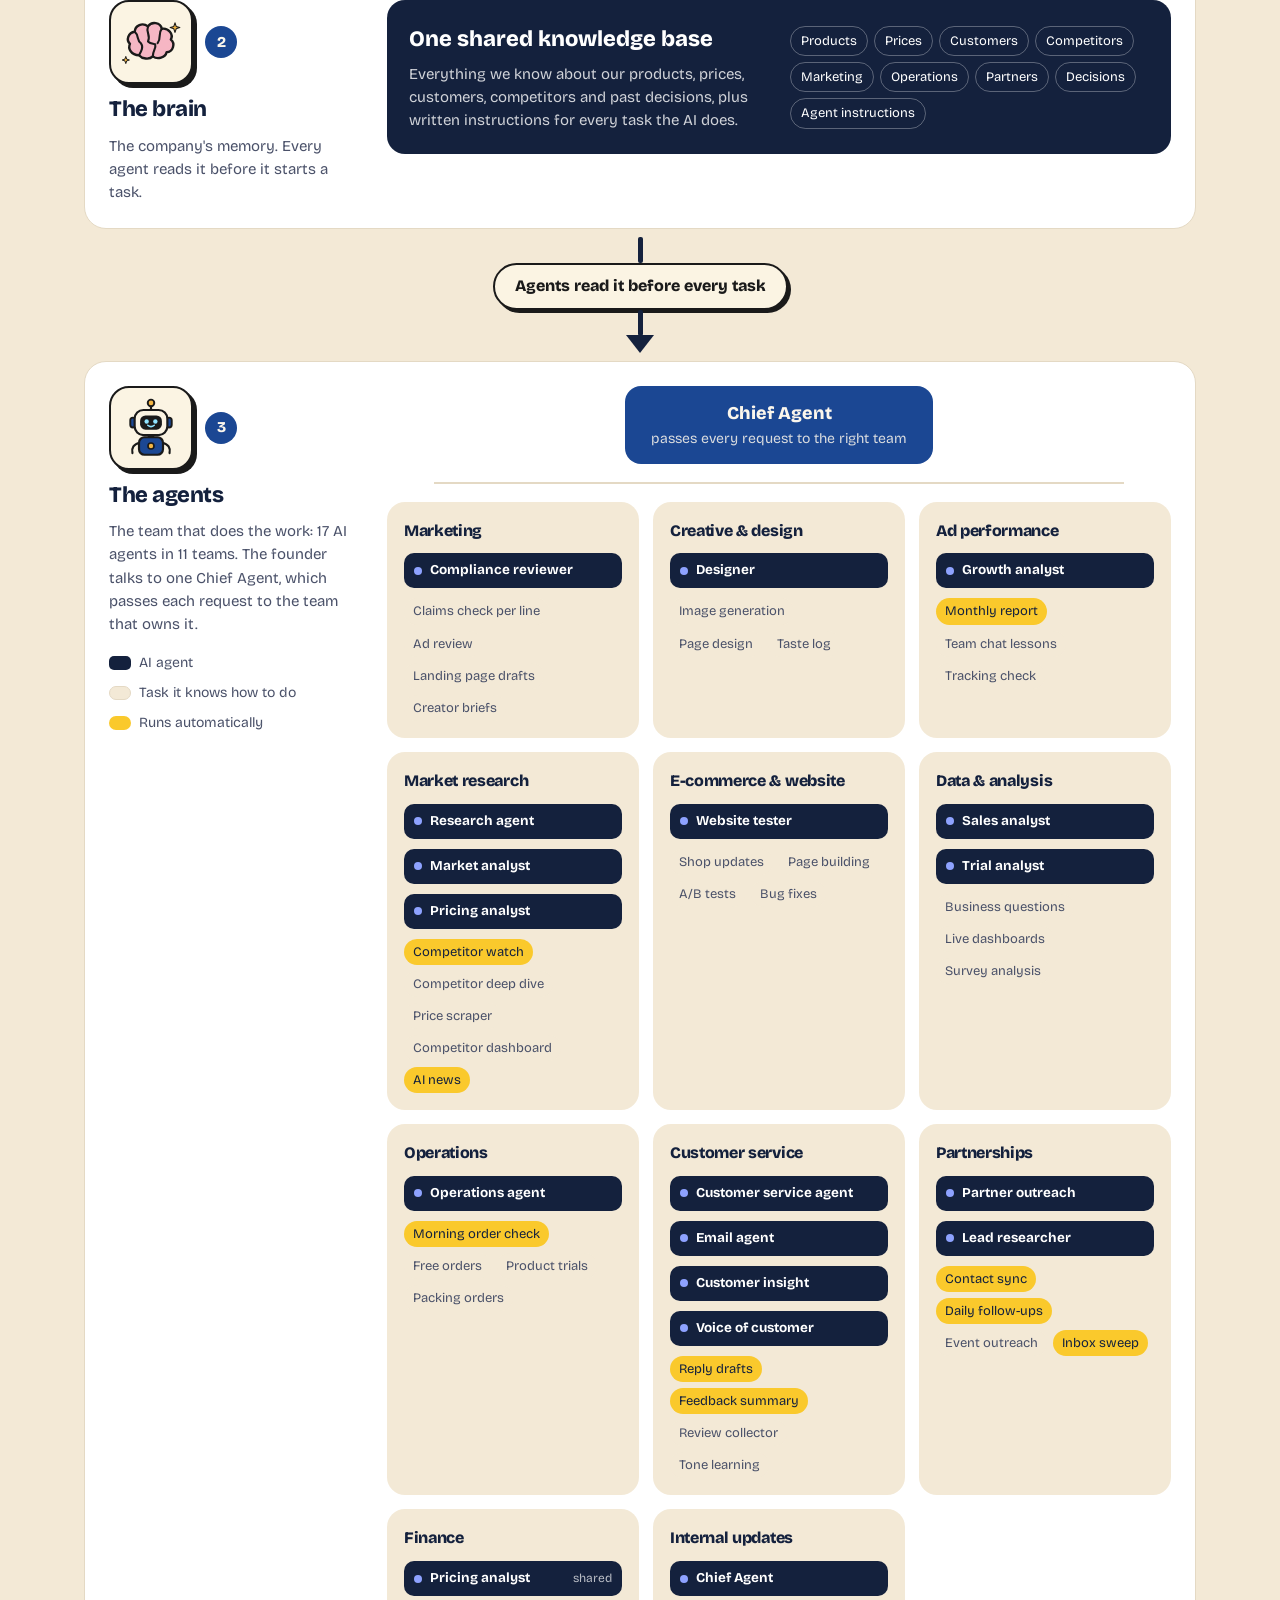
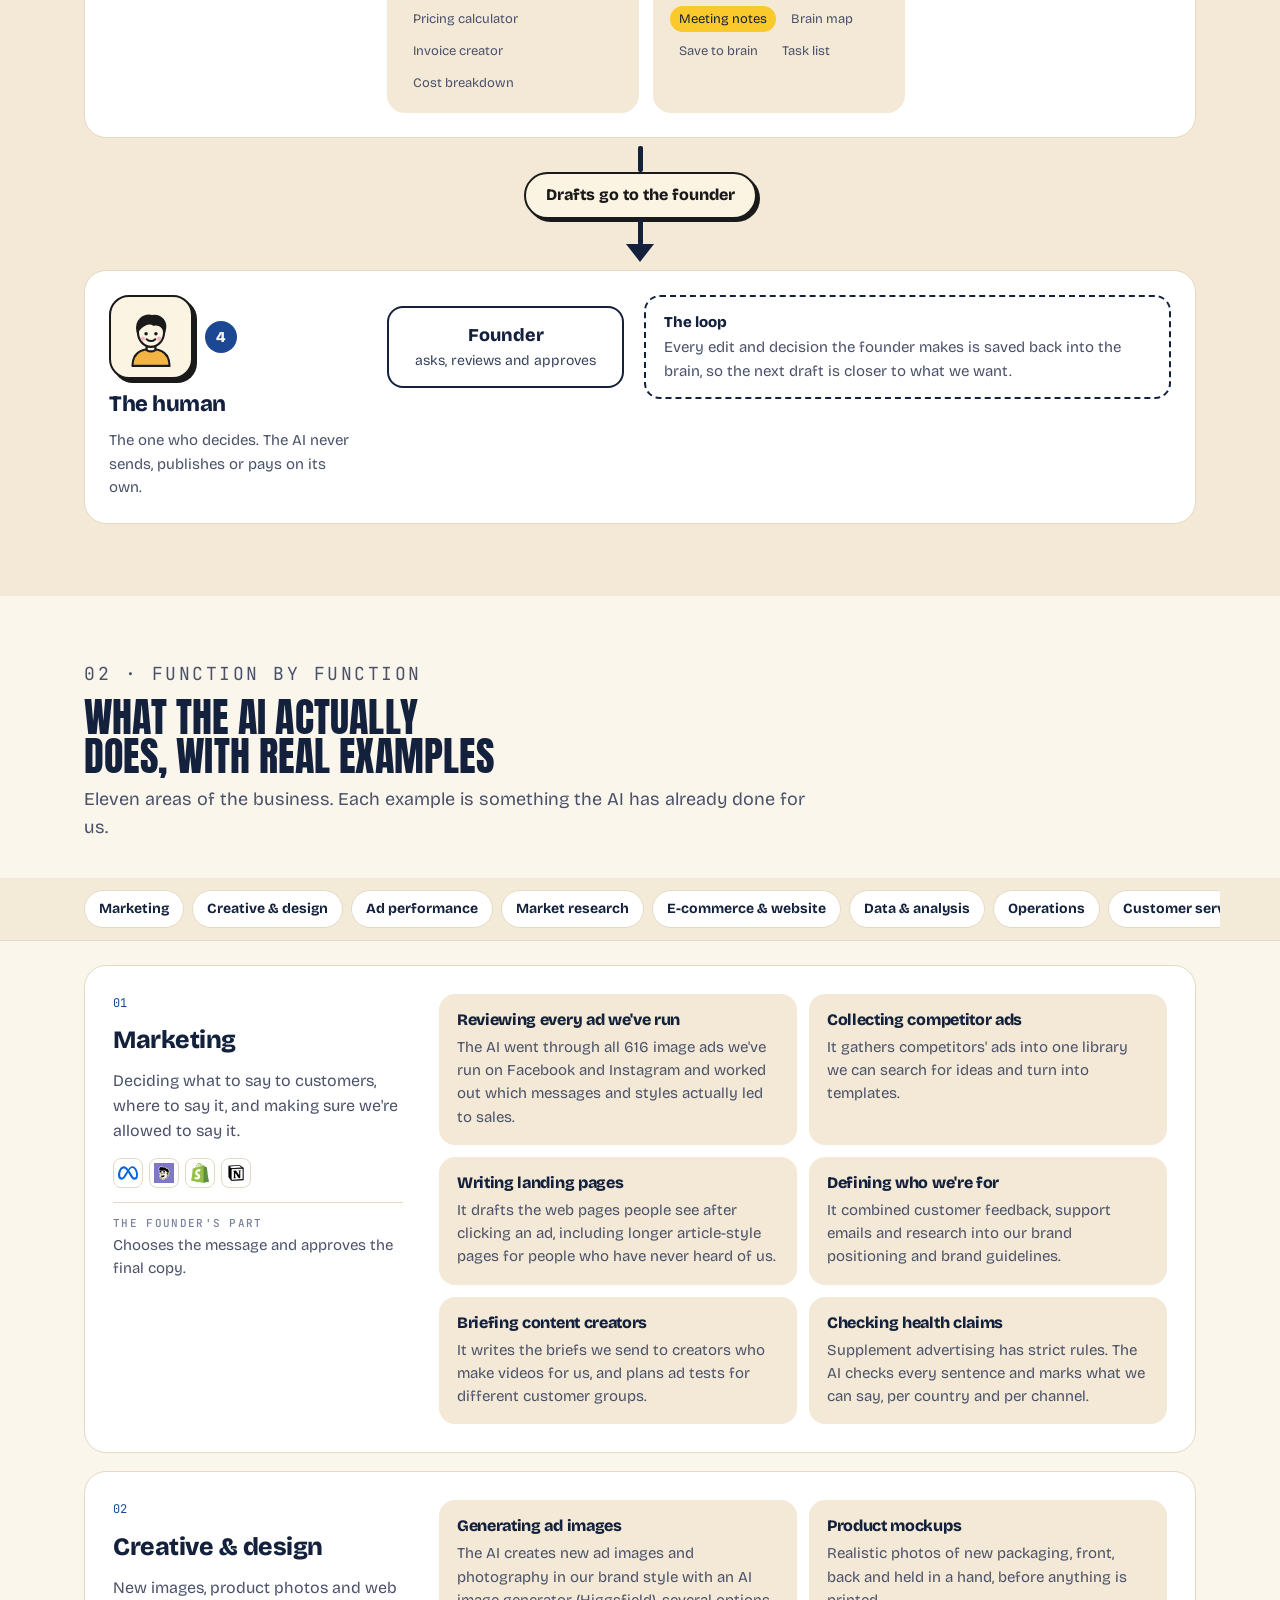
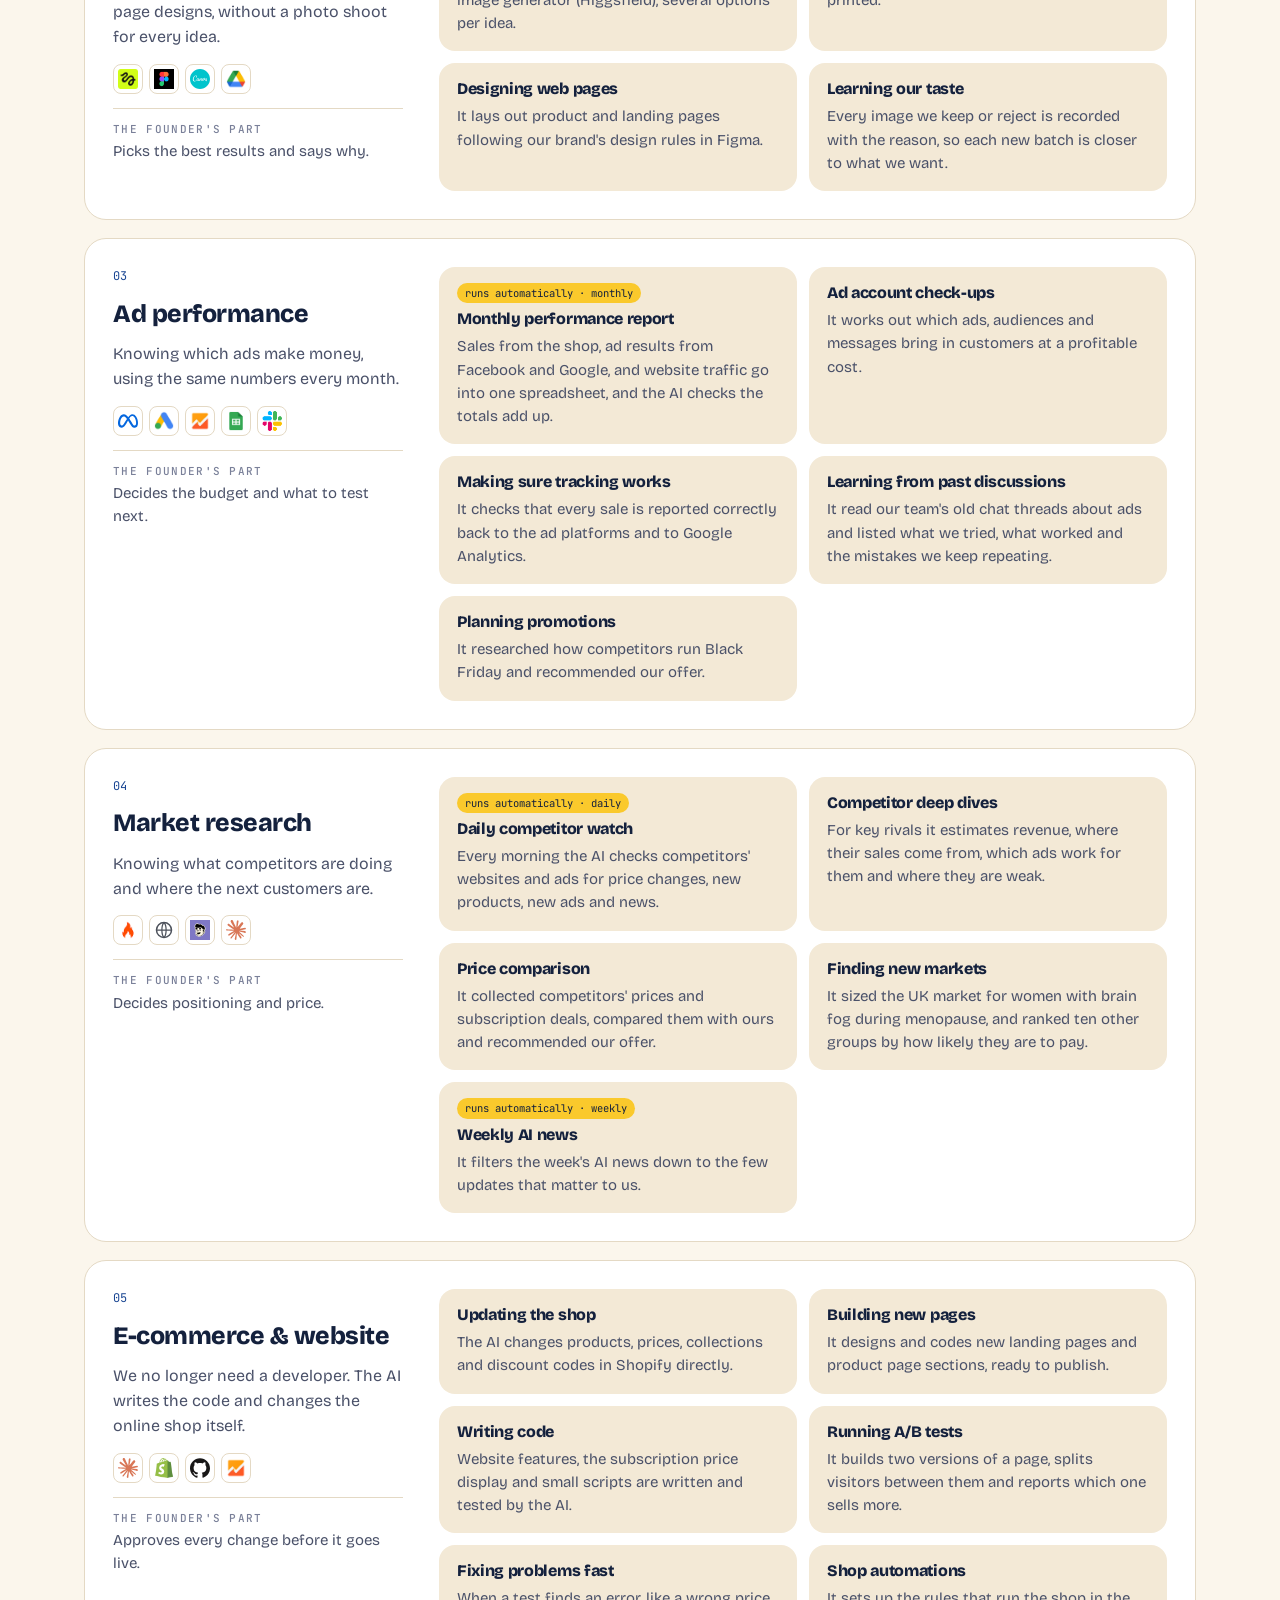
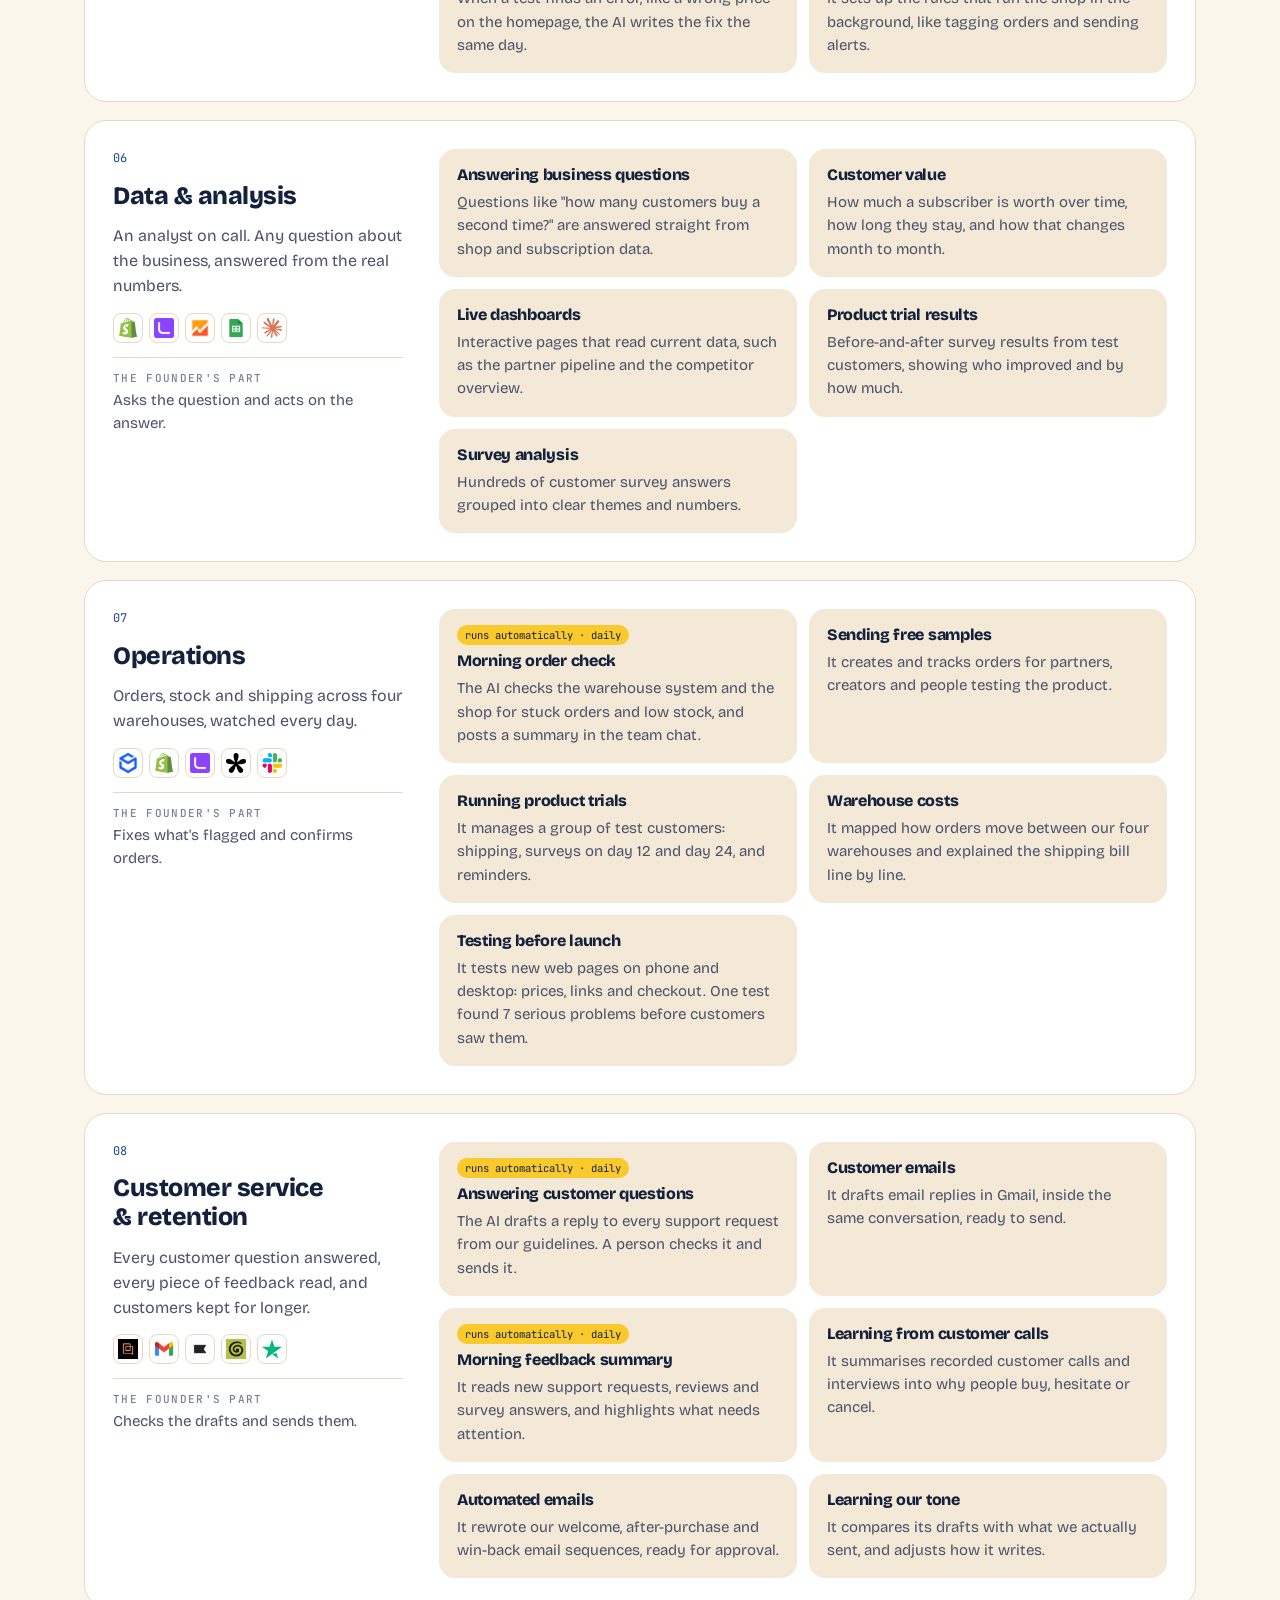
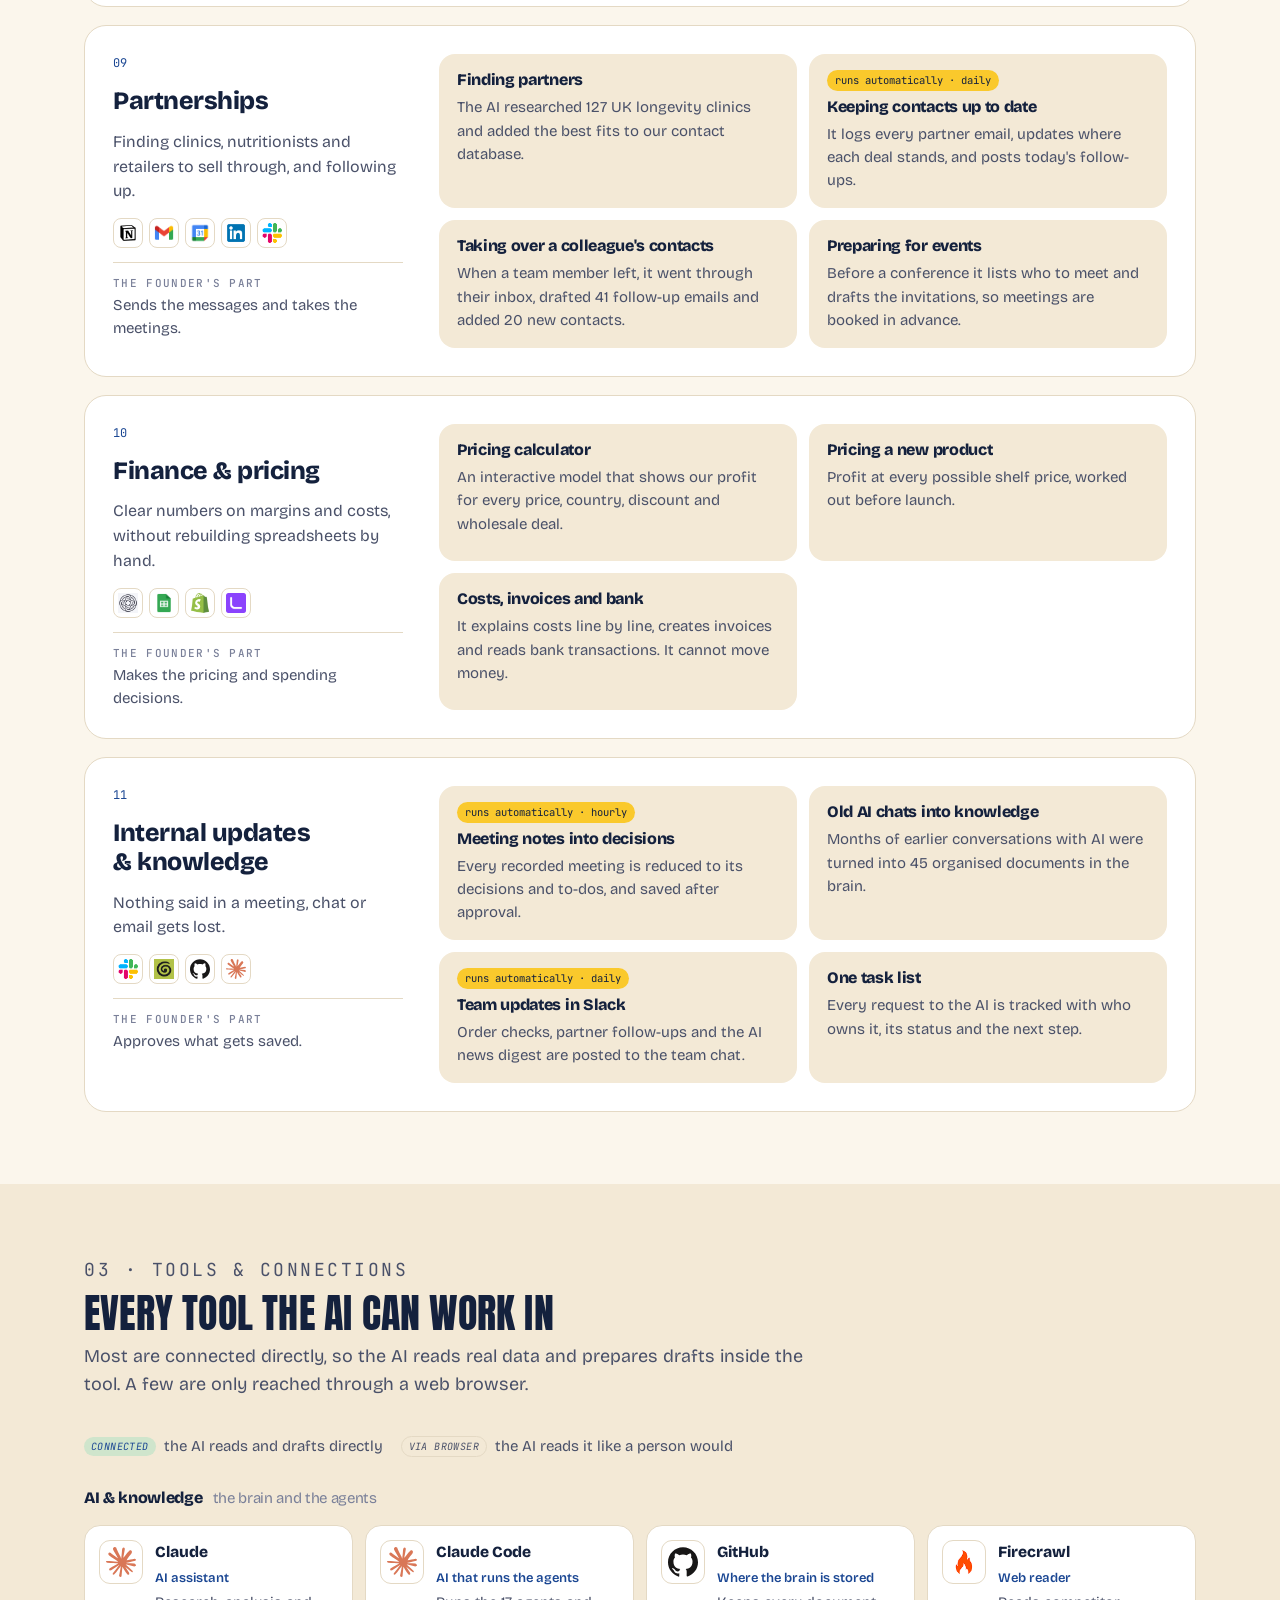
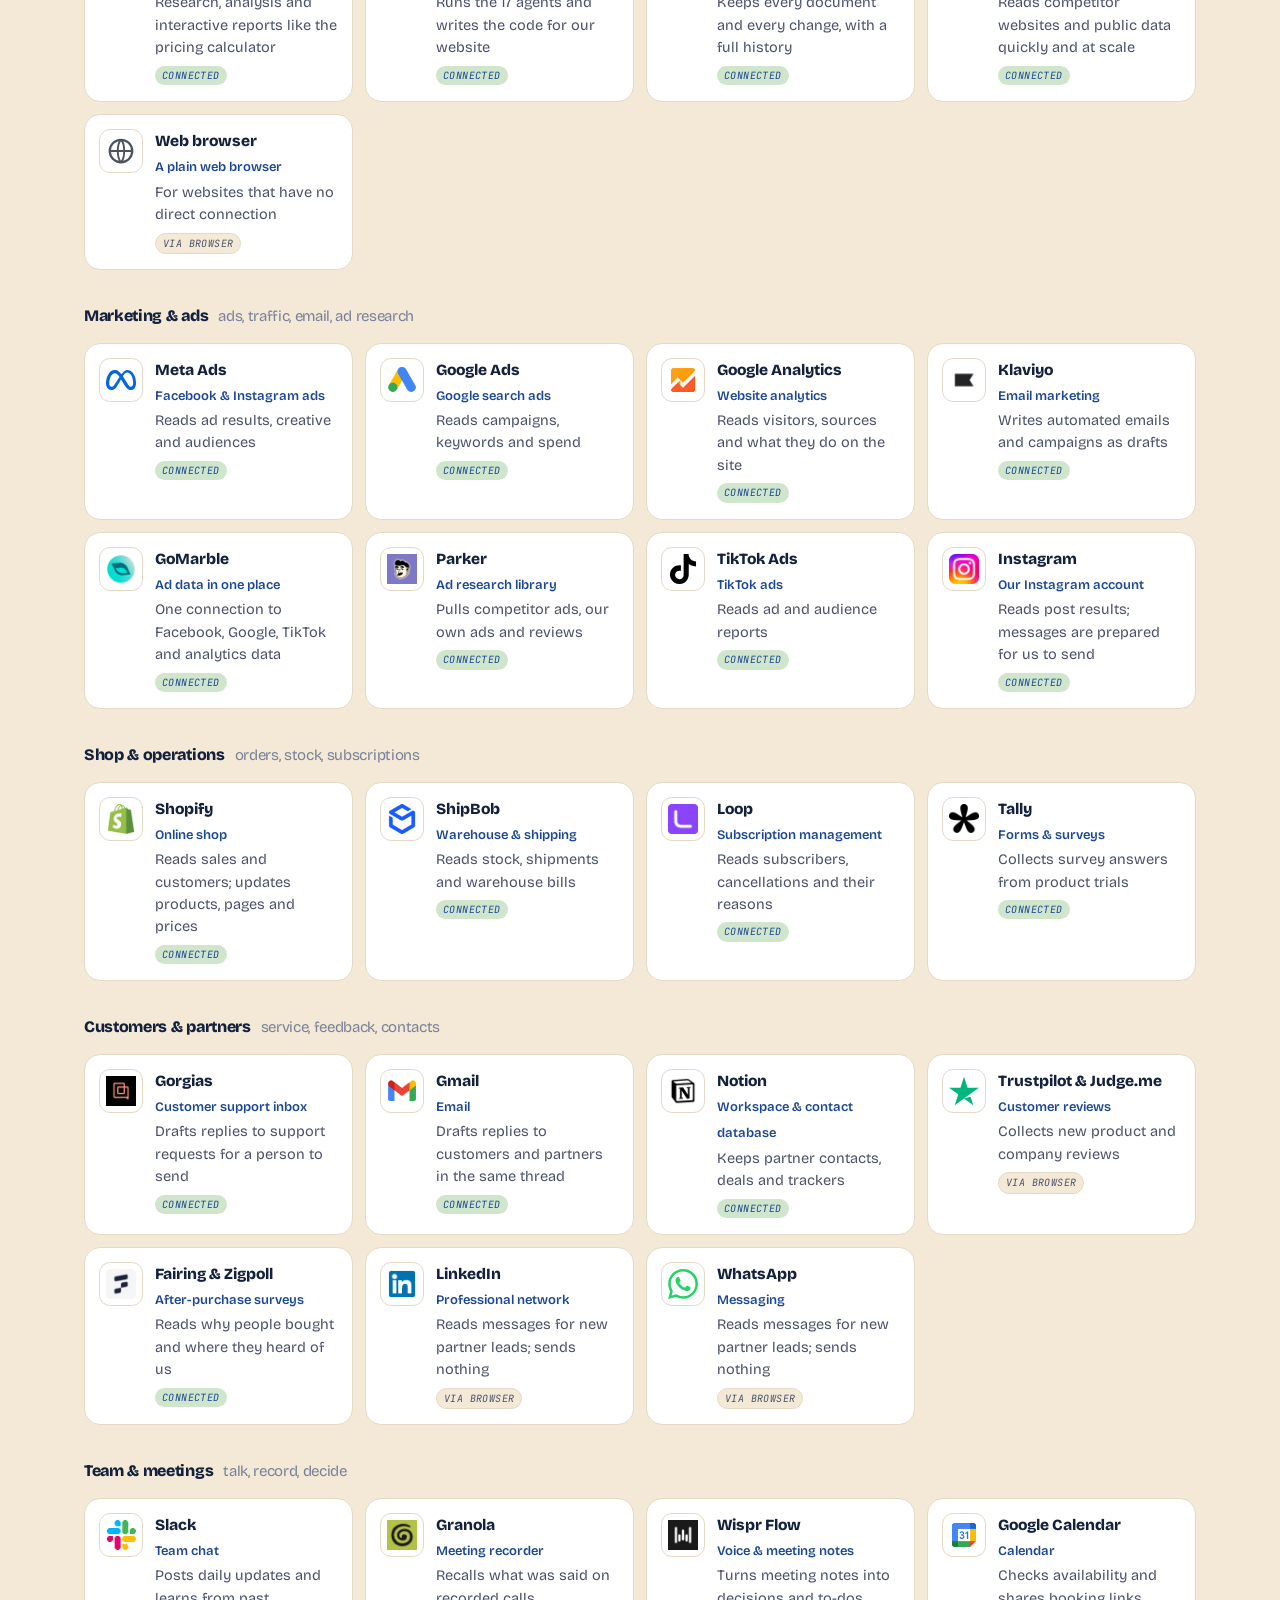
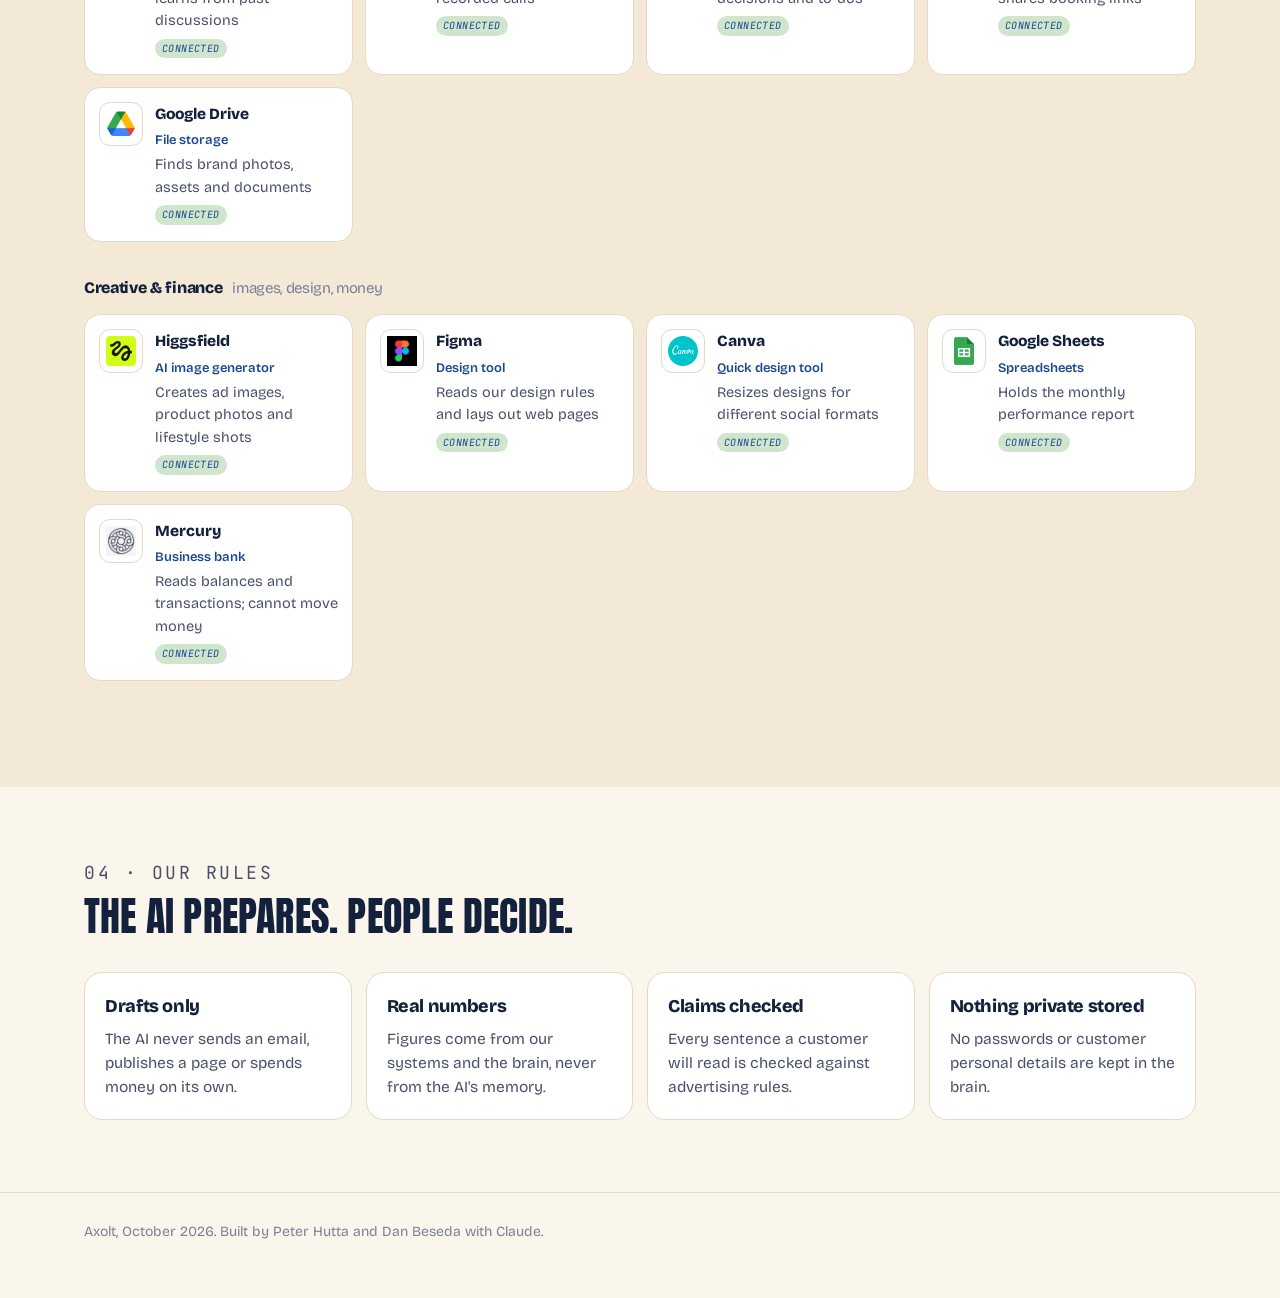
<file: site/work/company-brain.html>
<!doctype html>
<html lang="en">
<head>
<meta charset="utf-8">
<meta name="viewport" content="width=device-width, initial-scale=1">
<title>The company brain — Dan Beseda</title>
<meta http-equiv="refresh" content="0; url=ai-operating-model.html">
<link rel="canonical" href="ai-operating-model.html">
</head>
<body>
<p>This case study has moved: <a href="ai-operating-model.html">The Axolt AI operating model</a>.</p>
</body>
</html>
</file>
<file: site/assets/style.css>
/* Palette from Dan's podcast project */
:root {
  --pink: #f7b0be;
  --salmon: #ed8e83;
  --red: #ef3c23;
  --coral: #f15a42;
  --yellow: #fac92c;
  --mint: #cfe5cc;
  --blue: #2178ae;
  --navy: #1b4793;
  --ink: #14213d;
  --cream: #fbf6ec;

  --bg: var(--cream);
  --text: var(--ink);
  --text-2: #4a5169;
  --rule: var(--ink);

  --head: "Anton", Impact, sans-serif;
  --body: "Bricolage Grotesque", system-ui, sans-serif;
  --mono: "JetBrains Mono", ui-monospace, monospace;
}
/* The colour bands stay the same in dark mode; only the neutral bands flip. */
@media (prefers-color-scheme: dark) {
  :root:not([data-theme="light"]) { --bg: #0f1a31; --text: #fbf6ec; --text-2: #c4c8d6; --rule: #fbf6ec; }
}
:root[data-theme="dark"] { --bg: #0f1a31; --text: #fbf6ec; --text-2: #c4c8d6; --rule: #fbf6ec; }

* { box-sizing: border-box; }
html { -webkit-text-size-adjust: 100%; scroll-behavior: smooth; }
body { margin: 0; background: var(--bg); color: var(--text); font: 400 18px/1.55 var(--body); }
a { color: inherit; }
img { max-width: 100%; display: block; }
.wrap { max-width: 1120px; margin: 0 auto; padding: 0 24px; }
.narrow { max-width: 760px; }
@media (max-width: 600px) { .wrap { padding: 0 16px; } }

.band { padding: 96px 0; }
@media (max-width: 600px) { .band { padding: 64px 0; } }

h2 {
  font-family: var(--head); font-weight: 400; text-transform: uppercase;
  font-size: clamp(40px, 6vw, 72px); line-height: .95; letter-spacing: .005em; margin: 0 0 40px;
}
.center { text-align: center; }

.pill {
  display: inline-block; font-family: var(--head); text-transform: uppercase; font-size: 20px; letter-spacing: .03em;
  padding: 16px 36px; border-radius: 999px; text-decoration: none; background: var(--red); color: #fff;
  transition: transform .15s;
}
.pill:hover { transform: scale(1.05) rotate(-1.5deg); }
.pill.ink { background: var(--ink); color: var(--cream); }
.pill.yellow { background: var(--yellow); color: var(--ink); }
.pill.cream { background: var(--cream); color: var(--ink); }
.row { display: flex; gap: 14px; flex-wrap: wrap; }

/* ---------- nav ---------- */
nav { background: var(--pink); color: var(--ink); position: sticky; top: 0; z-index: 10; }
nav .wrap { display: flex; align-items: center; justify-content: space-between; height: 76px; gap: 20px; }
.logo { font-family: var(--head); font-size: 34px; text-transform: uppercase; text-decoration: none; letter-spacing: .01em; display: flex; align-items: center; white-space: nowrap; }
.logo .o { display: inline-grid; place-items: center; width: .78em; height: .78em; border-radius: 50%; background: var(--red); margin-left: .12em; position: relative; top: -.02em; }
.logo .o::after { content: ""; width: .28em; height: .14em; border: .06em solid var(--cream); border-top: 0; border-radius: 0 0 1em 1em; margin-top: .1em; }
nav ul { display: flex; flex-wrap: wrap; justify-content: flex-end; gap: 4px 22px; list-style: none; margin: 0; padding: 0; font-weight: 800; font-size: 15px; }
nav ul a { text-decoration: none; }
nav ul a:hover, nav ul a[aria-current] { text-decoration: underline; text-decoration-thickness: 3px; text-underline-offset: 4px; }
@media (max-width: 640px) { .logo { font-size: 26px; } nav ul { font-size: 13px; gap: 2px 12px; } nav .hide-sm { display: none; } }

/* ---------- hero: avatar + giant greeting ---------- */
.hero { position: relative; overflow: hidden; background: var(--navy); color: var(--cream); padding: 88px 0 96px; text-align: center; }
.hero h1 {
  position: relative; margin: 0; font-family: var(--body); font-weight: 800;
  font-size: clamp(64px, 13vw, 176px); line-height: .9; letter-spacing: -0.045em;
}
.avatar {
  position: relative; width: 168px; height: 168px; margin: 0 auto 32px; border-radius: 50%;
  border: 6px solid var(--cream); background: var(--yellow); color: var(--ink); overflow: hidden;
  display: grid; place-items: center; font-family: var(--head); font-size: 64px; box-shadow: 10px 10px 0 var(--red);
}
.avatar img { width: 100%; height: 100%; object-fit: cover; }
.hero .shape { position: absolute; }
.hero .sh1 { width: 220px; height: 220px; border-radius: 50%; background: var(--red); left: -70px; top: 60px; }
.hero .sh2 { width: 260px; height: 260px; border-radius: 100% 0 0 0; background: var(--yellow); right: -40px; bottom: -40px; }
.hero .sh3 { width: 90px; height: 90px; border-radius: 50%; background: var(--mint); right: 14%; top: 48px; }
.hero .sh4 { width: 150px; height: 150px; border-radius: 0 0 100% 100%; background: var(--pink); left: 12%; bottom: -60px; }
.hero .shape { animation: float 9s ease-in-out infinite alternate; }
.hero .sh2 { animation-delay: -3s; } .hero .sh3 { animation-delay: -5s; } .hero .sh4 { animation-delay: -7s; }
@keyframes float { to { transform: translate(10px, -14px) rotate(6deg); } }
@media (prefers-reduced-motion: reduce) { .hero .shape { animation: none; } }
@media (max-width: 600px) {
  .hero { padding: 56px 0 72px; }
  .avatar { width: 124px; height: 124px; font-size: 46px; }
  .hero .sh1 { width: 130px; height: 130px; left: -60px; }
  .hero .sh2 { width: 150px; height: 150px; }
  .hero .sh3, .hero .sh4 { display: none; }
}

/* ---------- intro on red ---------- */
.intro { background: var(--red); color: #fff; }
.intro p { font-size: clamp(24px, 3vw, 34px); line-height: 1.3; font-weight: 600; margin: 0 0 28px; text-align: center; letter-spacing: -0.01em; }
.intro p:last-child { margin: 0; }
.intro a { text-decoration: underline; text-decoration-thickness: 3px; text-underline-offset: 5px; }
.intro a.y { color: var(--yellow); }
.intro a.p { color: var(--pink); }
.intro a.m { color: var(--mint); }

/* ---------- work on mint ---------- */
.work-band { background: var(--mint); color: var(--ink); }
.work { display: grid; grid-template-columns: 1fr 1fr; gap: 24px; }
.card {
  background: var(--cream); color: var(--ink); border-radius: 28px; padding: 32px; text-decoration: none;
  display: flex; flex-direction: column; transition: transform .15s;
}
a.card:hover { transform: translateY(-4px) rotate(-.6deg); }
.card .kicker { font-family: var(--head); text-transform: uppercase; font-size: 16px; letter-spacing: .04em; margin-bottom: 12px; color: var(--navy); }
.card .kicker.warm { color: #c02a14; }
.card h3 { font-family: var(--body); font-weight: 800; font-size: 28px; line-height: 1.1; letter-spacing: -0.025em; margin: 0 0 12px; }
.card p { color: #4a5169; margin: 0 0 22px; font-size: 17px; flex: 1; }
.card .go { font-family: var(--head); text-transform: uppercase; letter-spacing: .04em; font-size: 16px; }
.card.soon { opacity: .75; }
.card.soon .go { color: #7c8196; }
@media (max-width: 800px) { .work { grid-template-columns: 1fr; } .card { padding: 26px; border-radius: 22px; } }

/* ---------- how it works ---------- */
.steps { display: grid; grid-template-columns: repeat(3, 1fr); gap: 40px; }
.step .blob { width: 88px; height: 88px; margin-bottom: 22px; }
.step:nth-child(1) .blob { background: var(--pink); border-radius: 50%; }
.step:nth-child(2) .blob { background: var(--yellow); border-radius: 0 100% 0 0; }
.step:nth-child(3) .blob { background: var(--blue); border-radius: 22px; }
.step h3 { font-family: var(--head); font-weight: 400; text-transform: uppercase; font-size: 34px; line-height: 1; margin: 0 0 10px; }
.step p { color: var(--text-2); margin: 0; }
@media (max-width: 800px) { .steps { grid-template-columns: 1fr; gap: 44px; } }

/* ---------- build in public on navy ---------- */
.public { background: var(--navy); color: var(--cream); }
.split { display: grid; grid-template-columns: 1fr 1fr; gap: 56px; align-items: center; }
.public p { color: #d7dcee; font-size: 20px; margin: 0 0 32px; }
.log { font-family: var(--mono); font-size: 14px; line-height: 1.75; background: var(--ink); border-radius: 24px; padding: 26px 28px; color: #c4c8d6; overflow-wrap: anywhere; transform: rotate(1.5deg); }
.log .d { color: var(--yellow); }
.log .ok { color: var(--pink); }
@media (max-width: 800px) { .split { grid-template-columns: 1fr; gap: 36px; } .log { transform: none; } }

/* ---------- experience ---------- */
.xp { list-style: none; margin: 0; padding: 0; }
.xp > li { display: grid; grid-template-columns: 120px 1fr 1.4fr; gap: 24px; padding: 22px 0; border-top: 3px solid var(--rule); align-items: baseline; }
.xp > li:last-child { border-bottom: 3px solid var(--rule); }
.xp .when { font-family: var(--mono); font-size: 13px; color: var(--text-2); }
.xp .who { font-family: var(--head); text-transform: uppercase; font-size: 30px; line-height: 1; }
.xp .who small { display: block; font-family: var(--body); text-transform: none; font-size: 15px; color: var(--text-2); margin-top: 6px; }
.xp .what { color: var(--text-2); }
@media (max-width: 800px) { .xp > li { grid-template-columns: 1fr; gap: 6px; } }

/* ---------- hire me ---------- */
.hire { background: var(--cream); color: var(--ink); }
.hire .art { aspect-ratio: 1; max-width: 420px; display: grid; grid-template-columns: 1fr 1fr; gap: 14px; }
.hire .art div:nth-child(1) { background: var(--coral); border-radius: 50%; }
.hire .art div:nth-child(2) { background: var(--mint); border-radius: 0 0 0 100%; }
.hire .art div:nth-child(3) { background: var(--navy); border-radius: 0 100% 0 0; }
.hire .art div:nth-child(4) { background: var(--pink); border-radius: 28px; }
.hire h2 { margin-bottom: 20px; }
.hire p { color: #4a5169; font-size: 20px; margin: 0 0 32px; max-width: 26em; }
@media (max-width: 800px) { .hire .art { max-width: 240px; } }

/* ---------- inner pages ---------- */
.page-head { padding: 80px 0 72px; }
.page-head.red { background: var(--red); color: #fff; }
.page-head.navy { background: var(--navy); color: var(--cream); }
.page-head.mint { background: var(--mint); color: var(--ink); }
.page-head .kicker { font-family: var(--mono); font-size: 14px; margin: 0 0 18px; opacity: .85; }
.page-head h1 { font-family: var(--head); font-weight: 400; text-transform: uppercase; font-size: clamp(48px, 8vw, 104px); line-height: .92; margin: 0 0 24px; }
.page-head .sub { font-size: clamp(20px, 2.4vw, 26px); line-height: 1.4; font-weight: 600; max-width: 34em; margin: 0; }
@media (max-width: 600px) { .page-head { padding: 52px 0 48px; } }

.facts { display: grid; grid-template-columns: repeat(4, 1fr); gap: 16px; margin-top: 44px; }
.facts div { background: rgba(255,255,255,.14); border-radius: 18px; padding: 16px 18px; }
.page-head.mint .facts div { background: rgba(255,255,255,.55); }
.facts b { display: block; font-family: var(--head); font-weight: 400; font-size: 34px; line-height: 1; margin-bottom: 4px; }
.facts span { font-size: 14px; }
@media (max-width: 800px) { .facts { grid-template-columns: 1fr 1fr; } }

.prose { padding: 72px 0 24px; }
.prose h2 { font-size: clamp(34px, 4.4vw, 52px); margin: 64px 0 20px; }
.prose h2:first-child { margin-top: 0; }
.prose p, .prose li { color: var(--text-2); font-size: 19px; }
.prose p { margin: 0 0 18px; }
.prose strong { color: var(--text); }
.prose ul { padding-left: 22px; margin: 0 0 18px; }
.prose li { margin-bottom: 8px; }
.prose code { font-family: var(--mono); font-size: .82em; background: rgba(127,127,127,.14); padding: 1px 6px; border-radius: 6px; }
.prose .num-tag { font-family: var(--mono); font-size: 13px; color: var(--red); display: block; margin-bottom: 6px; }

.callout { border-radius: 24px; padding: 28px 30px; margin: 28px 0; color: var(--ink); }
.callout.yellow { background: var(--yellow); }
.callout.pink { background: var(--pink); }
.callout.mint { background: var(--mint); }
.callout p, .callout li { color: var(--ink); }
.callout p:last-child { margin: 0; }
.callout .label { font-family: var(--head); text-transform: uppercase; font-size: 18px; letter-spacing: .04em; display: block; margin-bottom: 8px; }

.layers { display: grid; grid-template-columns: repeat(3, 1fr); gap: 16px; margin: 28px 0; }
.layers div { border-radius: 20px; padding: 22px; color: var(--ink); }
.layers div:nth-child(1) { background: var(--pink); }
.layers div:nth-child(2) { background: var(--yellow); }
.layers div:nth-child(3) { background: var(--mint); }
.layers b { display: block; font-family: var(--head); font-weight: 400; text-transform: uppercase; font-size: 26px; line-height: 1; margin-bottom: 4px; }
.layers small { display: block; font-family: var(--mono); font-size: 12px; margin-bottom: 10px; }
.layers p { color: var(--ink); font-size: 16px; margin: 0; }
@media (max-width: 800px) { .layers { grid-template-columns: 1fr; } }

/* case study: sources -> brain -> people & agents */
.sources { display: grid; grid-template-columns: repeat(4, 1fr); gap: 14px; margin: 8px 0 0; }
.src, .users > div { border-radius: 20px; padding: 20px; color: var(--ink); }
.src b, .users b { display: block; font-family: var(--head); font-weight: 400; text-transform: uppercase; font-size: 22px; line-height: 1.05; margin-bottom: 6px; }
.src p, .users p { margin: 0; font-size: 15px; line-height: 1.4; }
.s-pink { background: var(--pink); } .s-yellow { background: var(--yellow); }
.s-mint { background: var(--mint); } .s-salmon { background: var(--salmon); }
.flow-down { text-align: center; font-family: var(--head); font-size: 34px; color: var(--red); line-height: 1; padding: 10px 0; }
.brain-box { background: var(--navy); color: var(--cream); border-radius: 24px; padding: 26px; text-align: center; }
.brain-box b { display: block; font-family: var(--head); font-weight: 400; text-transform: uppercase; font-size: clamp(30px, 4vw, 44px); line-height: 1; }
.brain-box p { margin: 6px 0 0; color: #d7dcee; }
.users { display: grid; grid-template-columns: 1fr 1fr; gap: 14px; }
.u-people { background: var(--cream); border: 3px solid var(--ink); }
.u-agents { background: var(--yellow); }
@media (max-width: 800px) { .sources { grid-template-columns: 1fr 1fr; } }
@media (max-width: 480px) { .sources, .users { grid-template-columns: 1fr; } }

.xp .bullets { grid-column: 3; margin: 6px 0 0; padding-left: 18px; color: var(--text-2); font-size: 16px; }
.xp .bullets li { margin-bottom: 6px; }
.xp .bullets a { font-family: var(--mono); font-size: 12px; color: var(--text); }
@media (max-width: 800px) { .xp .bullets { grid-column: 1; } }
.tags { display: flex; flex-wrap: wrap; gap: 10px; margin: 0 0 16px; padding: 0; list-style: none; }
.tags li { background: var(--mint); color: var(--ink); border-radius: 999px; padding: 6px 14px; font-weight: 600; font-size: 15px; }
.tags.pink li { background: var(--pink); }
.tags.yellow li { background: var(--yellow); }

footer { background: var(--salmon); color: var(--ink); padding: 28px 0; font-weight: 600; font-size: 15px; }
footer .wrap { display: flex; justify-content: space-between; gap: 16px; flex-wrap: wrap; }
</file>
